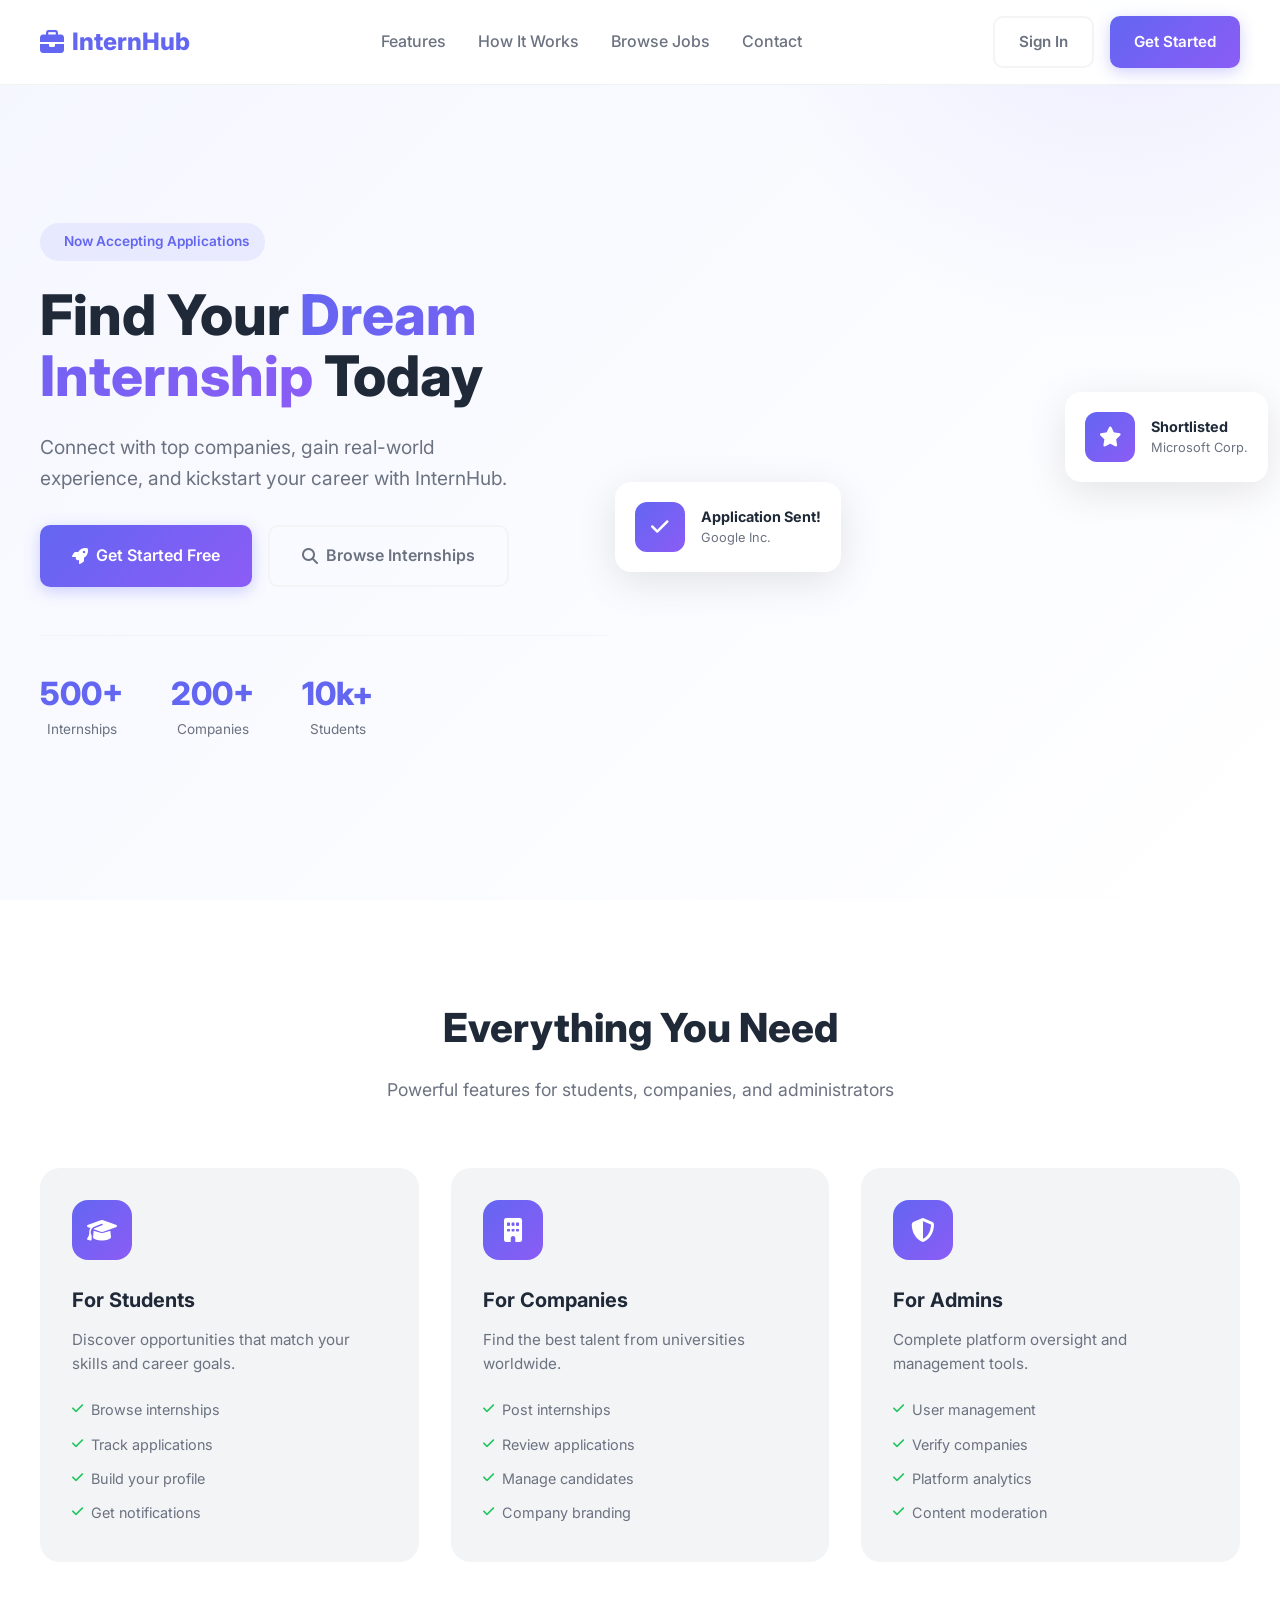
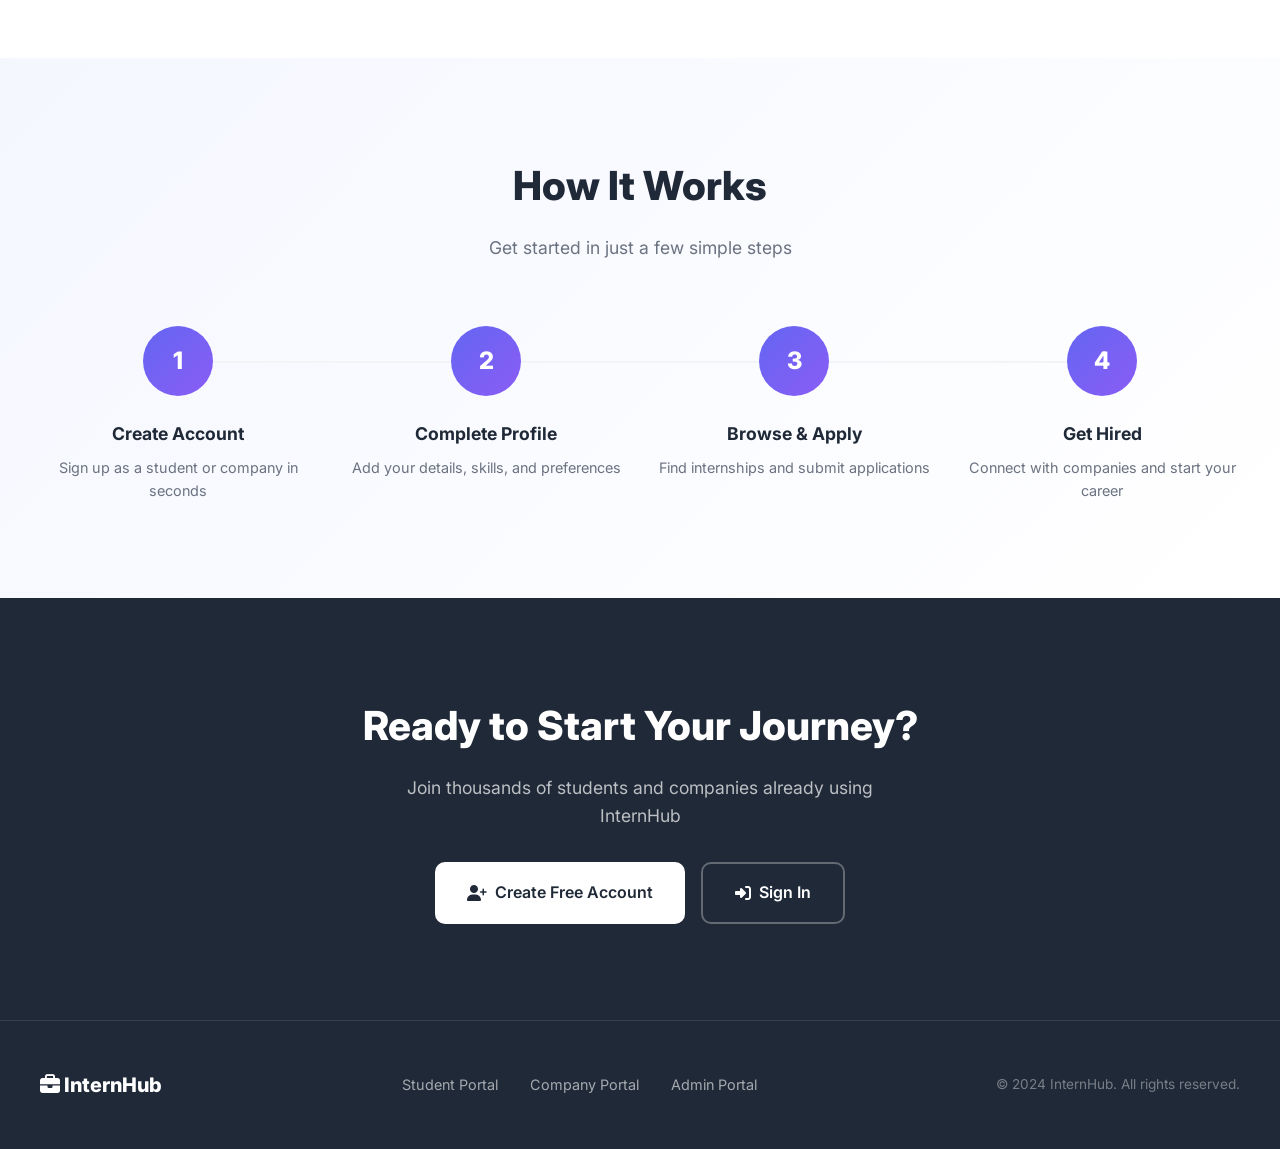
<file: index.html>
<!DOCTYPE html>
<html lang="en">
<head>
    <meta charset="UTF-8">
    <meta name="viewport" content="width=device-width, initial-scale=1.0">
    <title>InternHub - Find Your Dream Internship</title>
    <link rel="preconnect" href="https://fonts.googleapis.com">
    <link rel="preconnect" href="https://fonts.gstatic.com" crossorigin>
    <link href="https://fonts.googleapis.com/css2?family=Inter:wght@400;500;600;700;800&display=swap" rel="stylesheet">
    <link rel="stylesheet" href="https://cdnjs.cloudflare.com/ajax/libs/font-awesome/6.4.0/css/all.min.css">
    <style>
        * { margin: 0; padding: 0; box-sizing: border-box; }

        :root {
            --primary: #6366f1;
            --primary-dark: #4f46e5;
            --secondary: #8b5cf6;
            --success: #22c55e;
            --warning: #f59e0b;
            --danger: #ef4444;
            --dark: #1f2937;
            --gray: #6b7280;
            --light: #f3f4f6;
            --white: #ffffff;
            --gradient: linear-gradient(135deg, #6366f1 0%, #8b5cf6 100%);
        }

        body {
            font-family: 'Inter', sans-serif;
            background: var(--white);
            color: var(--dark);
            line-height: 1.6;
        }

        /* Navigation */
        .navbar {
            position: fixed;
            top: 0;
            left: 0;
            right: 0;
            z-index: 1000;
            background: rgba(255, 255, 255, 0.95);
            backdrop-filter: blur(10px);
            border-bottom: 1px solid rgba(0,0,0,0.05);
            padding: 1rem 2rem;
        }

        .nav-container {
            max-width: 1200px;
            margin: 0 auto;
            display: flex;
            justify-content: space-between;
            align-items: center;
        }

        .logo {
            font-size: 1.5rem;
            font-weight: 800;
            color: var(--primary);
            text-decoration: none;
            display: flex;
            align-items: center;
            gap: 0.5rem;
        }

        .nav-links {
            display: flex;
            gap: 2rem;
            list-style: none;
        }

        .nav-links a {
            text-decoration: none;
            color: var(--gray);
            font-weight: 500;
            transition: color 0.2s;
        }

        .nav-links a:hover {
            color: var(--primary);
        }

        .nav-buttons {
            display: flex;
            gap: 1rem;
        }

        .btn {
            padding: 0.75rem 1.5rem;
            border-radius: 10px;
            font-weight: 600;
            text-decoration: none;
            display: inline-flex;
            align-items: center;
            gap: 0.5rem;
            transition: all 0.2s;
            border: none;
            cursor: pointer;
            font-size: 0.95rem;
        }

        .btn-outline {
            background: transparent;
            color: var(--gray);
            border: 2px solid var(--light);
        }

        .btn-outline:hover {
            border-color: var(--primary);
            color: var(--primary);
        }

        .btn-primary {
            background: var(--gradient);
            color: white;
            box-shadow: 0 4px 15px rgba(99, 102, 241, 0.3);
        }

        .btn-primary:hover {
            transform: translateY(-2px);
            box-shadow: 0 6px 20px rgba(99, 102, 241, 0.4);
        }

        .btn-large {
            padding: 1rem 2rem;
            font-size: 1rem;
        }

        /* Hero Section */
        .hero {
            min-height: 100vh;
            display: flex;
            align-items: center;
            padding: 8rem 2rem 4rem;
            background: linear-gradient(135deg, #f5f7ff 0%, #ffffff 100%);
            position: relative;
            overflow: hidden;
        }

        .hero::before {
            content: '';
            position: absolute;
            top: -50%;
            right: -20%;
            width: 800px;
            height: 800px;
            background: radial-gradient(circle, rgba(99, 102, 241, 0.1) 0%, transparent 70%);
            border-radius: 50%;
        }

        .hero-container {
            max-width: 1200px;
            margin: 0 auto;
            display: grid;
            grid-template-columns: 1fr 1fr;
            gap: 4rem;
            align-items: center;
        }

        .hero-content {
            position: relative;
            z-index: 1;
        }

        .hero-badge {
            display: inline-flex;
            align-items: center;
            gap: 0.5rem;
            padding: 0.5rem 1rem;
            background: rgba(99, 102, 241, 0.1);
            border-radius: 100px;
            font-size: 0.85rem;
            color: var(--primary);
            font-weight: 600;
            margin-bottom: 1.5rem;
        }

        .hero-badge i {
            font-size: 0.75rem;
        }

        .hero h1 {
            font-size: 3.5rem;
            font-weight: 800;
            line-height: 1.1;
            margin-bottom: 1.5rem;
            color: var(--dark);
        }

        .hero h1 span {
            background: var(--gradient);
            -webkit-background-clip: text;
            -webkit-text-fill-color: transparent;
            background-clip: text;
        }

        .hero p {
            font-size: 1.2rem;
            color: var(--gray);
            margin-bottom: 2rem;
            max-width: 500px;
        }

        .hero-buttons {
            display: flex;
            gap: 1rem;
            flex-wrap: wrap;
        }

        .hero-stats {
            display: flex;
            gap: 3rem;
            margin-top: 3rem;
            padding-top: 2rem;
            border-top: 1px solid var(--light);
        }

        .stat {
            text-align: center;
        }

        .stat-value {
            font-size: 2rem;
            font-weight: 800;
            color: var(--primary);
        }

        .stat-label {
            font-size: 0.85rem;
            color: var(--gray);
        }

        .hero-image {
            position: relative;
        }

        .hero-image img {
            width: 100%;
            border-radius: 20px;
            box-shadow: 0 25px 50px rgba(0,0,0,0.1);
        }

        .hero-card {
            position: absolute;
            background: white;
            border-radius: 16px;
            padding: 1.25rem;
            box-shadow: 0 10px 40px rgba(0,0,0,0.1);
            display: flex;
            align-items: center;
            gap: 1rem;
        }

        .hero-card-1 {
            top: 10%;
            left: -10%;
        }

        .hero-card-2 {
            bottom: 15%;
            right: -5%;
        }

        .hero-card-icon {
            width: 50px;
            height: 50px;
            background: var(--gradient);
            border-radius: 12px;
            display: flex;
            align-items: center;
            justify-content: center;
            color: white;
            font-size: 1.25rem;
        }

        .hero-card-text h4 {
            font-size: 0.9rem;
            color: var(--dark);
        }

        .hero-card-text p {
            font-size: 0.8rem;
            color: var(--gray);
            margin: 0;
        }

        /* Features Section */
        .features {
            padding: 6rem 2rem;
            background: var(--white);
        }

        .section-container {
            max-width: 1200px;
            margin: 0 auto;
        }

        .section-header {
            text-align: center;
            margin-bottom: 4rem;
        }

        .section-header h2 {
            font-size: 2.5rem;
            font-weight: 800;
            margin-bottom: 1rem;
            color: var(--dark);
        }

        .section-header p {
            font-size: 1.1rem;
            color: var(--gray);
            max-width: 600px;
            margin: 0 auto;
        }

        .features-grid {
            display: grid;
            grid-template-columns: repeat(3, 1fr);
            gap: 2rem;
        }

        .feature-card {
            background: var(--light);
            border-radius: 20px;
            padding: 2rem;
            transition: all 0.3s;
        }

        .feature-card:hover {
            transform: translateY(-5px);
            box-shadow: 0 20px 40px rgba(0,0,0,0.1);
            background: white;
        }

        .feature-icon {
            width: 60px;
            height: 60px;
            background: var(--gradient);
            border-radius: 16px;
            display: flex;
            align-items: center;
            justify-content: center;
            font-size: 1.5rem;
            color: white;
            margin-bottom: 1.5rem;
        }

        .feature-card h3 {
            font-size: 1.25rem;
            font-weight: 700;
            margin-bottom: 0.75rem;
            color: var(--dark);
        }

        .feature-card p {
            color: var(--gray);
            font-size: 0.95rem;
            margin-bottom: 1rem;
        }

        .feature-list {
            list-style: none;
        }

        .feature-list li {
            display: flex;
            align-items: center;
            gap: 0.5rem;
            font-size: 0.9rem;
            color: var(--gray);
            padding: 0.35rem 0;
        }

        .feature-list li i {
            color: var(--success);
            font-size: 0.8rem;
        }

        /* How It Works */
        .how-it-works {
            padding: 6rem 2rem;
            background: linear-gradient(135deg, #f5f7ff 0%, #ffffff 100%);
        }

        .steps-grid {
            display: grid;
            grid-template-columns: repeat(4, 1fr);
            gap: 2rem;
        }

        .step-card {
            text-align: center;
            position: relative;
        }

        .step-card::after {
            content: '';
            position: absolute;
            top: 35px;
            right: -50%;
            width: 100%;
            height: 2px;
            background: var(--light);
        }

        .step-card:last-child::after {
            display: none;
        }

        .step-number {
            width: 70px;
            height: 70px;
            background: var(--gradient);
            border-radius: 50%;
            display: flex;
            align-items: center;
            justify-content: center;
            font-size: 1.5rem;
            font-weight: 800;
            color: white;
            margin: 0 auto 1.5rem;
            position: relative;
            z-index: 1;
        }

        .step-card h3 {
            font-size: 1.1rem;
            font-weight: 700;
            margin-bottom: 0.5rem;
            color: var(--dark);
        }

        .step-card p {
            font-size: 0.9rem;
            color: var(--gray);
        }

        /* CTA Section */
        .cta {
            padding: 6rem 2rem;
            background: var(--dark);
            text-align: center;
        }

        .cta h2 {
            font-size: 2.5rem;
            font-weight: 800;
            color: white;
            margin-bottom: 1rem;
        }

        .cta p {
            font-size: 1.1rem;
            color: rgba(255,255,255,0.7);
            margin-bottom: 2rem;
            max-width: 500px;
            margin-left: auto;
            margin-right: auto;
        }

        .cta-buttons {
            display: flex;
            gap: 1rem;
            justify-content: center;
        }

        .btn-white {
            background: white;
            color: var(--dark);
        }

        .btn-white:hover {
            background: var(--light);
        }

        /* Footer */
        .footer {
            padding: 3rem 2rem;
            background: var(--dark);
            border-top: 1px solid rgba(255,255,255,0.1);
        }

        .footer-container {
            max-width: 1200px;
            margin: 0 auto;
            display: flex;
            justify-content: space-between;
            align-items: center;
        }

        .footer-logo {
            font-size: 1.25rem;
            font-weight: 800;
            color: white;
        }

        .footer-links {
            display: flex;
            gap: 2rem;
        }

        .footer-links a {
            color: rgba(255,255,255,0.6);
            text-decoration: none;
            font-size: 0.9rem;
            transition: color 0.2s;
        }

        .footer-links a:hover {
            color: white;
        }

        .footer-copyright {
            color: rgba(255,255,255,0.4);
            font-size: 0.85rem;
        }

        /* Mobile */
        @media (max-width: 1024px) {
            .hero-container {
                grid-template-columns: 1fr;
                text-align: center;
            }

            .hero-content {
                order: 1;
            }

            .hero p {
                margin-left: auto;
                margin-right: auto;
            }

            .hero-buttons {
                justify-content: center;
            }

            .hero-stats {
                justify-content: center;
            }

            .hero-image {
                display: none;
            }

            .features-grid {
                grid-template-columns: 1fr;
            }

            .steps-grid {
                grid-template-columns: repeat(2, 1fr);
            }

            .step-card::after {
                display: none;
            }
        }

        @media (max-width: 768px) {
            .nav-links {
                display: none;
            }

            .hero h1 {
                font-size: 2.5rem;
            }

            .section-header h2 {
                font-size: 2rem;
            }

            .steps-grid {
                grid-template-columns: 1fr;
            }

            .footer-container {
                flex-direction: column;
                gap: 1.5rem;
                text-align: center;
            }

            .footer-links {
                flex-wrap: wrap;
                justify-content: center;
            }
        }
    </style>
</head>
<body>
    <!-- Navigation -->
    <nav class="navbar">
        <div class="nav-container">
            <a href="index.html" class="logo">
                <i class="fas fa-briefcase"></i> InternHub
            </a>
            <ul class="nav-links">
                <li><a href="#features">Features</a></li>
                <li><a href="#how-it-works">How It Works</a></li>
                <li><a href="browse.html">Browse Jobs</a></li>
                <li><a href="#contact">Contact</a></li>
            </ul>
            <div class="nav-buttons">
                <a href="login.html" class="btn btn-outline">Sign In</a>
                <a href="register.html" class="btn btn-primary">Get Started</a>
            </div>
        </div>
    </nav>

    <!-- Hero Section -->
    <section class="hero">
        <div class="hero-container">
            <div class="hero-content">
                <div class="hero-badge">
                    <i class="fas fa-sparkles"></i> Now Accepting Applications
                </div>
                <h1>Find Your <span>Dream Internship</span> Today</h1>
                <p>Connect with top companies, gain real-world experience, and kickstart your career with InternHub.</p>
                <div class="hero-buttons">
                    <a href="register.html" class="btn btn-primary btn-large">
                        <i class="fas fa-rocket"></i> Get Started Free
                    </a>
                    <a href="browse.html" class="btn btn-outline btn-large">
                        <i class="fas fa-search"></i> Browse Internships
                    </a>
                </div>
                <div class="hero-stats">
                    <div class="stat">
                        <div class="stat-value">500+</div>
                        <div class="stat-label">Internships</div>
                    </div>
                    <div class="stat">
                        <div class="stat-value">200+</div>
                        <div class="stat-label">Companies</div>
                    </div>
                    <div class="stat">
                        <div class="stat-value">10k+</div>
                        <div class="stat-label">Students</div>
                    </div>
                </div>
            </div>
            <div class="hero-image">
                <div class="hero-card hero-card-1">
                    <div class="hero-card-icon">
                        <i class="fas fa-check"></i>
                    </div>
                    <div class="hero-card-text">
                        <h4>Application Sent!</h4>
                        <p>Google Inc.</p>
                    </div>
                </div>
                <div class="hero-card hero-card-2">
                    <div class="hero-card-icon">
                        <i class="fas fa-star"></i>
                    </div>
                    <div class="hero-card-text">
                        <h4>Shortlisted</h4>
                        <p>Microsoft Corp.</p>
                    </div>
                </div>
            </div>
        </div>
    </section>

    <!-- Features Section -->
    <section class="features" id="features">
        <div class="section-container">
            <div class="section-header">
                <h2>Everything You Need</h2>
                <p>Powerful features for students, companies, and administrators</p>
            </div>
            <div class="features-grid">
                <div class="feature-card">
                    <div class="feature-icon">
                        <i class="fas fa-graduation-cap"></i>
                    </div>
                    <h3>For Students</h3>
                    <p>Discover opportunities that match your skills and career goals.</p>
                    <ul class="feature-list">
                        <li><i class="fas fa-check"></i> Browse internships</li>
                        <li><i class="fas fa-check"></i> Track applications</li>
                        <li><i class="fas fa-check"></i> Build your profile</li>
                        <li><i class="fas fa-check"></i> Get notifications</li>
                    </ul>
                </div>
                <div class="feature-card">
                    <div class="feature-icon">
                        <i class="fas fa-building"></i>
                    </div>
                    <h3>For Companies</h3>
                    <p>Find the best talent from universities worldwide.</p>
                    <ul class="feature-list">
                        <li><i class="fas fa-check"></i> Post internships</li>
                        <li><i class="fas fa-check"></i> Review applications</li>
                        <li><i class="fas fa-check"></i> Manage candidates</li>
                        <li><i class="fas fa-check"></i> Company branding</li>
                    </ul>
                </div>
                <div class="feature-card">
                    <div class="feature-icon">
                        <i class="fas fa-shield-alt"></i>
                    </div>
                    <h3>For Admins</h3>
                    <p>Complete platform oversight and management tools.</p>
                    <ul class="feature-list">
                        <li><i class="fas fa-check"></i> User management</li>
                        <li><i class="fas fa-check"></i> Verify companies</li>
                        <li><i class="fas fa-check"></i> Platform analytics</li>
                        <li><i class="fas fa-check"></i> Content moderation</li>
                    </ul>
                </div>
            </div>
        </div>
    </section>

    <!-- How It Works -->
    <section class="how-it-works" id="how-it-works">
        <div class="section-container">
            <div class="section-header">
                <h2>How It Works</h2>
                <p>Get started in just a few simple steps</p>
            </div>
            <div class="steps-grid">
                <div class="step-card">
                    <div class="step-number">1</div>
                    <h3>Create Account</h3>
                    <p>Sign up as a student or company in seconds</p>
                </div>
                <div class="step-card">
                    <div class="step-number">2</div>
                    <h3>Complete Profile</h3>
                    <p>Add your details, skills, and preferences</p>
                </div>
                <div class="step-card">
                    <div class="step-number">3</div>
                    <h3>Browse & Apply</h3>
                    <p>Find internships and submit applications</p>
                </div>
                <div class="step-card">
                    <div class="step-number">4</div>
                    <h3>Get Hired</h3>
                    <p>Connect with companies and start your career</p>
                </div>
            </div>
        </div>
    </section>

    <!-- CTA Section -->
    <section class="cta" id="contact">
        <h2>Ready to Start Your Journey?</h2>
        <p>Join thousands of students and companies already using InternHub</p>
        <div class="cta-buttons">
            <a href="register.html" class="btn btn-white btn-large">
                <i class="fas fa-user-plus"></i> Create Free Account
            </a>
            <a href="login.html" class="btn btn-outline btn-large" style="border-color: rgba(255,255,255,0.3); color: white;">
                <i class="fas fa-sign-in-alt"></i> Sign In
            </a>
        </div>
    </section>

    <!-- Footer -->
    <footer class="footer">
        <div class="footer-container">
            <div class="footer-logo">
                <i class="fas fa-briefcase"></i> InternHub
            </div>
            <div class="footer-links">
                <a href="student-dashboard.html">Student Portal</a>
                <a href="company-dashboard.html">Company Portal</a>
                <a href="admin-dashboard.html">Admin Portal</a>
            </div>
            <div class="footer-copyright">
                &copy; 2024 InternHub. All rights reserved.
            </div>
        </div>
    </footer>
</body>
</html>
</file>
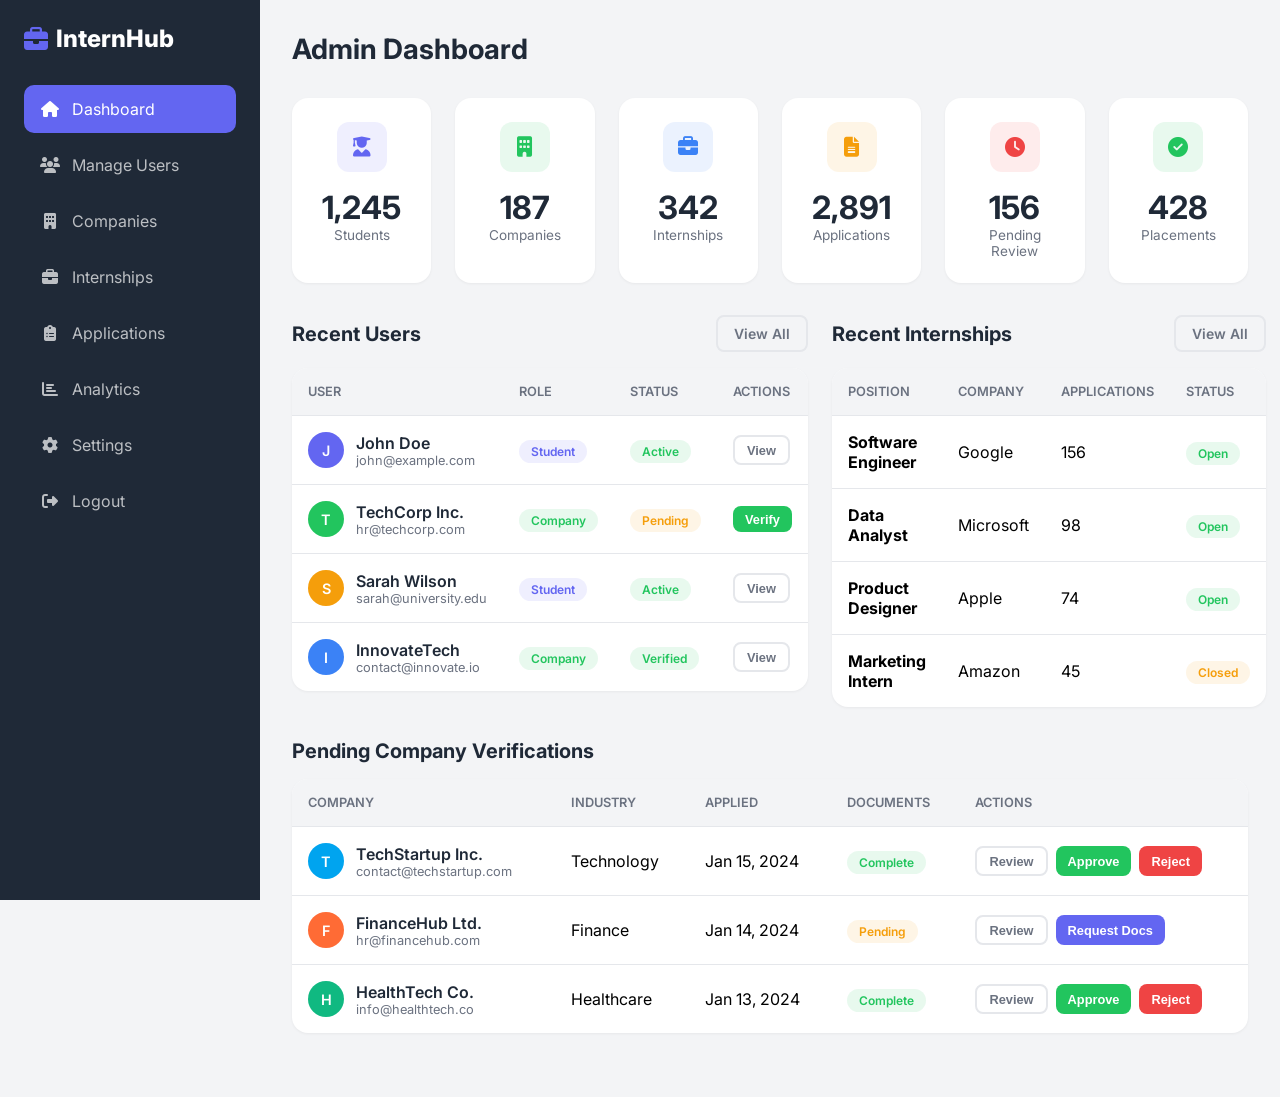
<file: admin-dashboard.html>
<!DOCTYPE html>
<html lang="en">
<head>
    <meta charset="UTF-8">
    <meta name="viewport" content="width=device-width, initial-scale=1.0">
    <title>Admin Dashboard - InternHub</title>
    <link rel="preconnect" href="https://fonts.googleapis.com">
    <link rel="preconnect" href="https://fonts.gstatic.com" crossorigin>
    <link href="https://fonts.googleapis.com/css2?family=Inter:wght@400;500;600;700;800&display=swap" rel="stylesheet">
    <link rel="stylesheet" href="https://cdnjs.cloudflare.com/ajax/libs/font-awesome/6.4.0/css/all.min.css">
    <style>
        * { margin: 0; padding: 0; box-sizing: border-box; }

        :root {
            --primary: #6366f1;
            --primary-dark: #4f46e5;
            --success: #22c55e;
            --danger: #ef4444;
            --warning: #f59e0b;
            --info: #3b82f6;
            --gray: #6b7280;
            --dark: #1f2937;
            --light: #f3f4f6;
            --white: #ffffff;
            --border: #e5e7eb;
        }

        body {
            font-family: 'Inter', sans-serif;
            background: var(--light);
            min-height: 100vh;
        }

        /* Sidebar */
        .sidebar {
            position: fixed;
            left: 0;
            top: 0;
            width: 260px;
            height: 100vh;
            background: var(--dark);
            padding: 1.5rem;
            overflow-y: auto;
            z-index: 100;
        }

        .sidebar-logo {
            font-size: 1.5rem;
            font-weight: 800;
            color: var(--white);
            text-decoration: none;
            display: flex;
            align-items: center;
            gap: 0.5rem;
            margin-bottom: 2rem;
        }

        .sidebar-logo i { color: var(--primary); }

        .sidebar-nav { list-style: none; }
        .sidebar-nav li { margin-bottom: 0.5rem; }
        .sidebar-nav a {
            display: flex;
            align-items: center;
            gap: 0.75rem;
            padding: 0.875rem 1rem;
            color: rgba(255,255,255,0.7);
            text-decoration: none;
            border-radius: 10px;
            transition: all 0.2s;
        }
        .sidebar-nav a:hover, .sidebar-nav a.active {
            background: var(--primary);
            color: var(--white);
        }
        .sidebar-nav a i { width: 20px; text-align: center; }

        /* Main Content */
        .main-content {
            margin-left: 260px;
            padding: 2rem;
        }

        .page-header {
            display: flex;
            justify-content: space-between;
            align-items: center;
            margin-bottom: 2rem;
        }

        .page-title {
            font-size: 1.75rem;
            font-weight: 700;
            color: var(--dark);
        }

        /* Stats */
        .stats-grid {
            display: grid;
            grid-template-columns: repeat(6, 1fr);
            gap: 1.5rem;
            margin-bottom: 2rem;
        }

        .stat-card {
            background: var(--white);
            padding: 1.5rem;
            border-radius: 16px;
            box-shadow: 0 1px 3px rgba(0,0,0,0.05);
            text-align: center;
        }

        .stat-card .icon {
            width: 50px;
            height: 50px;
            border-radius: 12px;
            display: flex;
            align-items: center;
            justify-content: center;
            font-size: 1.25rem;
            margin: 0 auto 1rem;
        }

        .stat-card .icon.primary { background: rgba(99,102,241,0.1); color: var(--primary); }
        .stat-card .icon.success { background: rgba(34,197,94,0.1); color: var(--success); }
        .stat-card .icon.warning { background: rgba(245,158,11,0.1); color: var(--warning); }
        .stat-card .icon.info { background: rgba(59,130,246,0.1); color: var(--info); }
        .stat-card .icon.danger { background: rgba(239,68,68,0.1); color: var(--danger); }

        .stat-card .value {
            font-size: 2rem;
            font-weight: 700;
            color: var(--dark);
        }

        .stat-card .label {
            color: var(--gray);
            font-size: 0.85rem;
        }

        /* Grid */
        .grid-2 {
            display: grid;
            grid-template-columns: repeat(2, 1fr);
            gap: 1.5rem;
        }

        /* Section */
        .section {
            margin-bottom: 2rem;
        }

        .section-header {
            display: flex;
            justify-content: space-between;
            align-items: center;
            margin-bottom: 1rem;
        }

        .section-title {
            font-size: 1.25rem;
            font-weight: 700;
            color: var(--dark);
        }

        .btn {
            padding: 0.5rem 1rem;
            border-radius: 8px;
            font-weight: 600;
            font-size: 0.875rem;
            text-decoration: none;
            display: inline-flex;
            align-items: center;
            gap: 0.5rem;
            border: none;
            cursor: pointer;
            transition: all 0.2s;
        }

        .btn-primary { background: var(--primary); color: white; }
        .btn-outline { background: transparent; border: 2px solid var(--border); color: var(--gray); }
        .btn-outline:hover { border-color: var(--primary); color: var(--primary); }
        .btn-sm { padding: 0.35rem 0.75rem; font-size: 0.8rem; }
        .btn-success { background: var(--success); color: white; }
        .btn-danger { background: var(--danger); color: white; }

        /* Table */
        .table-container {
            background: var(--white);
            border-radius: 16px;
            overflow: hidden;
            box-shadow: 0 1px 3px rgba(0,0,0,0.05);
        }

        .table {
            width: 100%;
            border-collapse: collapse;
        }

        .table th, .table td {
            padding: 1rem;
            text-align: left;
            border-bottom: 1px solid var(--border);
        }

        .table th {
            background: var(--light);
            font-weight: 600;
            color: var(--gray);
            font-size: 0.8rem;
            text-transform: uppercase;
        }

        .table tr:last-child td {
            border-bottom: none;
        }

        .user-info {
            display: flex;
            align-items: center;
            gap: 0.75rem;
        }

        .user-avatar {
            width: 36px;
            height: 36px;
            background: var(--primary);
            border-radius: 50%;
            display: flex;
            align-items: center;
            justify-content: center;
            color: white;
            font-weight: 600;
            font-size: 0.9rem;
        }

        .user-name {
            font-weight: 600;
            color: var(--dark);
        }

        .user-email {
            font-size: 0.8rem;
            color: var(--gray);
        }

        .badge {
            padding: 0.25rem 0.75rem;
            border-radius: 100px;
            font-size: 0.75rem;
            font-weight: 600;
        }

        .badge-student { background: rgba(99,102,241,0.1); color: var(--primary); }
        .badge-company { background: rgba(34,197,94,0.1); color: var(--success); }
        .badge-admin { background: rgba(239,68,68,0.1); color: var(--danger); }

        .status-badge {
            padding: 0.25rem 0.75rem;
            border-radius: 100px;
            font-size: 0.75rem;
            font-weight: 600;
        }

        .status-active { background: rgba(34,197,94,0.1); color: var(--success); }
        .status-pending { background: rgba(245,158,11,0.1); color: var(--warning); }
        .status-inactive { background: rgba(239,68,68,0.1); color: var(--danger); }
        .status-verified { background: rgba(34,197,94,0.1); color: var(--success); }
        .status-unverified { background: rgba(245,158,11,0.1); color: var(--warning); }

        /* Action Buttons */
        .action-buttons {
            display: flex;
            gap: 0.5rem;
        }

        /* Mobile */
        @media (max-width: 1200px) {
            .stats-grid { grid-template-columns: repeat(3, 1fr); }
            .grid-2 { grid-template-columns: 1fr; }
        }

        @media (max-width: 768px) {
            .sidebar { transform: translateX(-100%); }
            .main-content { margin-left: 0; }
            .stats-grid { grid-template-columns: repeat(2, 1fr); }
        }
    </style>
</head>
<body>
    <!-- Sidebar -->
    <aside class="sidebar">
        <a href="index.html" class="sidebar-logo">
            <i class="fas fa-briefcase"></i> InternHub
        </a>

        <ul class="sidebar-nav">
            <li><a href="admin-dashboard.html" class="active"><i class="fas fa-home"></i> Dashboard</a></li>
            <li><a href="#"><i class="fas fa-users"></i> Manage Users</a></li>
            <li><a href="#"><i class="fas fa-building"></i> Companies</a></li>
            <li><a href="#"><i class="fas fa-briefcase"></i> Internships</a></li>
            <li><a href="#"><i class="fas fa-clipboard-list"></i> Applications</a></li>
            <li><a href="#"><i class="fas fa-chart-bar"></i> Analytics</a></li>
            <li><a href="#"><i class="fas fa-cog"></i> Settings</a></li>
            <li><a href="login.html"><i class="fas fa-sign-out-alt"></i> Logout</a></li>
        </ul>
    </aside>

    <!-- Main Content -->
    <main class="main-content">
        <div class="page-header">
            <h1 class="page-title">Admin Dashboard</h1>
        </div>

        <!-- Stats -->
        <div class="stats-grid">
            <div class="stat-card">
                <div class="icon primary"><i class="fas fa-user-graduate"></i></div>
                <div class="value">1,245</div>
                <div class="label">Students</div>
            </div>
            <div class="stat-card">
                <div class="icon success"><i class="fas fa-building"></i></div>
                <div class="value">187</div>
                <div class="label">Companies</div>
            </div>
            <div class="stat-card">
                <div class="icon info"><i class="fas fa-briefcase"></i></div>
                <div class="value">342</div>
                <div class="label">Internships</div>
            </div>
            <div class="stat-card">
                <div class="icon warning"><i class="fas fa-file-alt"></i></div>
                <div class="value">2,891</div>
                <div class="label">Applications</div>
            </div>
            <div class="stat-card">
                <div class="icon danger"><i class="fas fa-clock"></i></div>
                <div class="value">156</div>
                <div class="label">Pending Review</div>
            </div>
            <div class="stat-card">
                <div class="icon success"><i class="fas fa-check-circle"></i></div>
                <div class="value">428</div>
                <div class="label">Placements</div>
            </div>
        </div>

        <div class="grid-2">
            <!-- Recent Users -->
            <div class="section">
                <div class="section-header">
                    <h2 class="section-title">Recent Users</h2>
                    <a href="#" class="btn btn-outline">View All</a>
                </div>
                <div class="table-container">
                    <table class="table">
                        <thead>
                            <tr>
                                <th>User</th>
                                <th>Role</th>
                                <th>Status</th>
                                <th>Actions</th>
                            </tr>
                        </thead>
                        <tbody>
                            <tr>
                                <td>
                                    <div class="user-info">
                                        <div class="user-avatar">J</div>
                                        <div>
                                            <div class="user-name">John Doe</div>
                                            <div class="user-email">john@example.com</div>
                                        </div>
                                    </div>
                                </td>
                                <td><span class="badge badge-student">Student</span></td>
                                <td><span class="status-badge status-active">Active</span></td>
                                <td>
                                    <div class="action-buttons">
                                        <button class="btn btn-sm btn-outline">View</button>
                                    </div>
                                </td>
                            </tr>
                            <tr>
                                <td>
                                    <div class="user-info">
                                        <div class="user-avatar" style="background: var(--success);">T</div>
                                        <div>
                                            <div class="user-name">TechCorp Inc.</div>
                                            <div class="user-email">hr@techcorp.com</div>
                                        </div>
                                    </div>
                                </td>
                                <td><span class="badge badge-company">Company</span></td>
                                <td><span class="status-badge status-pending">Pending</span></td>
                                <td>
                                    <div class="action-buttons">
                                        <button class="btn btn-sm btn-success">Verify</button>
                                    </div>
                                </td>
                            </tr>
                            <tr>
                                <td>
                                    <div class="user-info">
                                        <div class="user-avatar" style="background: var(--warning);">S</div>
                                        <div>
                                            <div class="user-name">Sarah Wilson</div>
                                            <div class="user-email">sarah@university.edu</div>
                                        </div>
                                    </div>
                                </td>
                                <td><span class="badge badge-student">Student</span></td>
                                <td><span class="status-badge status-active">Active</span></td>
                                <td>
                                    <div class="action-buttons">
                                        <button class="btn btn-sm btn-outline">View</button>
                                    </div>
                                </td>
                            </tr>
                            <tr>
                                <td>
                                    <div class="user-info">
                                        <div class="user-avatar" style="background: var(--info);">I</div>
                                        <div>
                                            <div class="user-name">InnovateTech</div>
                                            <div class="user-email">contact@innovate.io</div>
                                        </div>
                                    </div>
                                </td>
                                <td><span class="badge badge-company">Company</span></td>
                                <td><span class="status-badge status-verified">Verified</span></td>
                                <td>
                                    <div class="action-buttons">
                                        <button class="btn btn-sm btn-outline">View</button>
                                    </div>
                                </td>
                            </tr>
                        </tbody>
                    </table>
                </div>
            </div>

            <!-- Recent Internships -->
            <div class="section">
                <div class="section-header">
                    <h2 class="section-title">Recent Internships</h2>
                    <a href="#" class="btn btn-outline">View All</a>
                </div>
                <div class="table-container">
                    <table class="table">
                        <thead>
                            <tr>
                                <th>Position</th>
                                <th>Company</th>
                                <th>Applications</th>
                                <th>Status</th>
                            </tr>
                        </thead>
                        <tbody>
                            <tr>
                                <td><strong>Software Engineer</strong></td>
                                <td>Google</td>
                                <td>156</td>
                                <td><span class="status-badge status-active">Open</span></td>
                            </tr>
                            <tr>
                                <td><strong>Data Analyst</strong></td>
                                <td>Microsoft</td>
                                <td>98</td>
                                <td><span class="status-badge status-active">Open</span></td>
                            </tr>
                            <tr>
                                <td><strong>Product Designer</strong></td>
                                <td>Apple</td>
                                <td>74</td>
                                <td><span class="status-badge status-active">Open</span></td>
                            </tr>
                            <tr>
                                <td><strong>Marketing Intern</strong></td>
                                <td>Amazon</td>
                                <td>45</td>
                                <td><span class="status-badge status-pending">Closed</span></td>
                            </tr>
                        </tbody>
                    </table>
                </div>
            </div>
        </div>

        <!-- Pending Verifications -->
        <div class="section">
            <div class="section-header">
                <h2 class="section-title">Pending Company Verifications</h2>
            </div>
            <div class="table-container">
                <table class="table">
                    <thead>
                        <tr>
                            <th>Company</th>
                            <th>Industry</th>
                            <th>Applied</th>
                            <th>Documents</th>
                            <th>Actions</th>
                        </tr>
                    </thead>
                    <tbody>
                        <tr>
                            <td>
                                <div class="user-info">
                                    <div class="user-avatar" style="background: #00a4ef;">T</div>
                                    <div>
                                        <div class="user-name">TechStartup Inc.</div>
                                        <div class="user-email">contact@techstartup.com</div>
                                    </div>
                                </div>
                            </td>
                            <td>Technology</td>
                            <td>Jan 15, 2024</td>
                            <td><span class="status-badge status-verified">Complete</span></td>
                            <td>
                                <div class="action-buttons">
                                    <button class="btn btn-sm btn-outline">Review</button>
                                    <button class="btn btn-sm btn-success">Approve</button>
                                    <button class="btn btn-sm btn-danger">Reject</button>
                                </div>
                            </td>
                        </tr>
                        <tr>
                            <td>
                                <div class="user-info">
                                    <div class="user-avatar" style="background: #ff6b35;">F</div>
                                    <div>
                                        <div class="user-name">FinanceHub Ltd.</div>
                                        <div class="user-email">hr@financehub.com</div>
                                    </div>
                                </div>
                            </td>
                            <td>Finance</td>
                            <td>Jan 14, 2024</td>
                            <td><span class="status-badge status-pending">Pending</span></td>
                            <td>
                                <div class="action-buttons">
                                    <button class="btn btn-sm btn-outline">Review</button>
                                    <button class="btn btn-sm btn-primary">Request Docs</button>
                                </div>
                            </td>
                        </tr>
                        <tr>
                            <td>
                                <div class="user-info">
                                    <div class="user-avatar" style="background: #10b981;">H</div>
                                    <div>
                                        <div class="user-name">HealthTech Co.</div>
                                        <div class="user-email">info@healthtech.co</div>
                                    </div>
                                </div>
                            </td>
                            <td>Healthcare</td>
                            <td>Jan 13, 2024</td>
                            <td><span class="status-badge status-verified">Complete</span></td>
                            <td>
                                <div class="action-buttons">
                                    <button class="btn btn-sm btn-outline">Review</button>
                                    <button class="btn btn-sm btn-success">Approve</button>
                                    <button class="btn btn-sm btn-danger">Reject</button>
                                </div>
                            </td>
                        </tr>
                    </tbody>
                </table>
            </div>
        </div>
    </main>
</body>
</html>
</file>
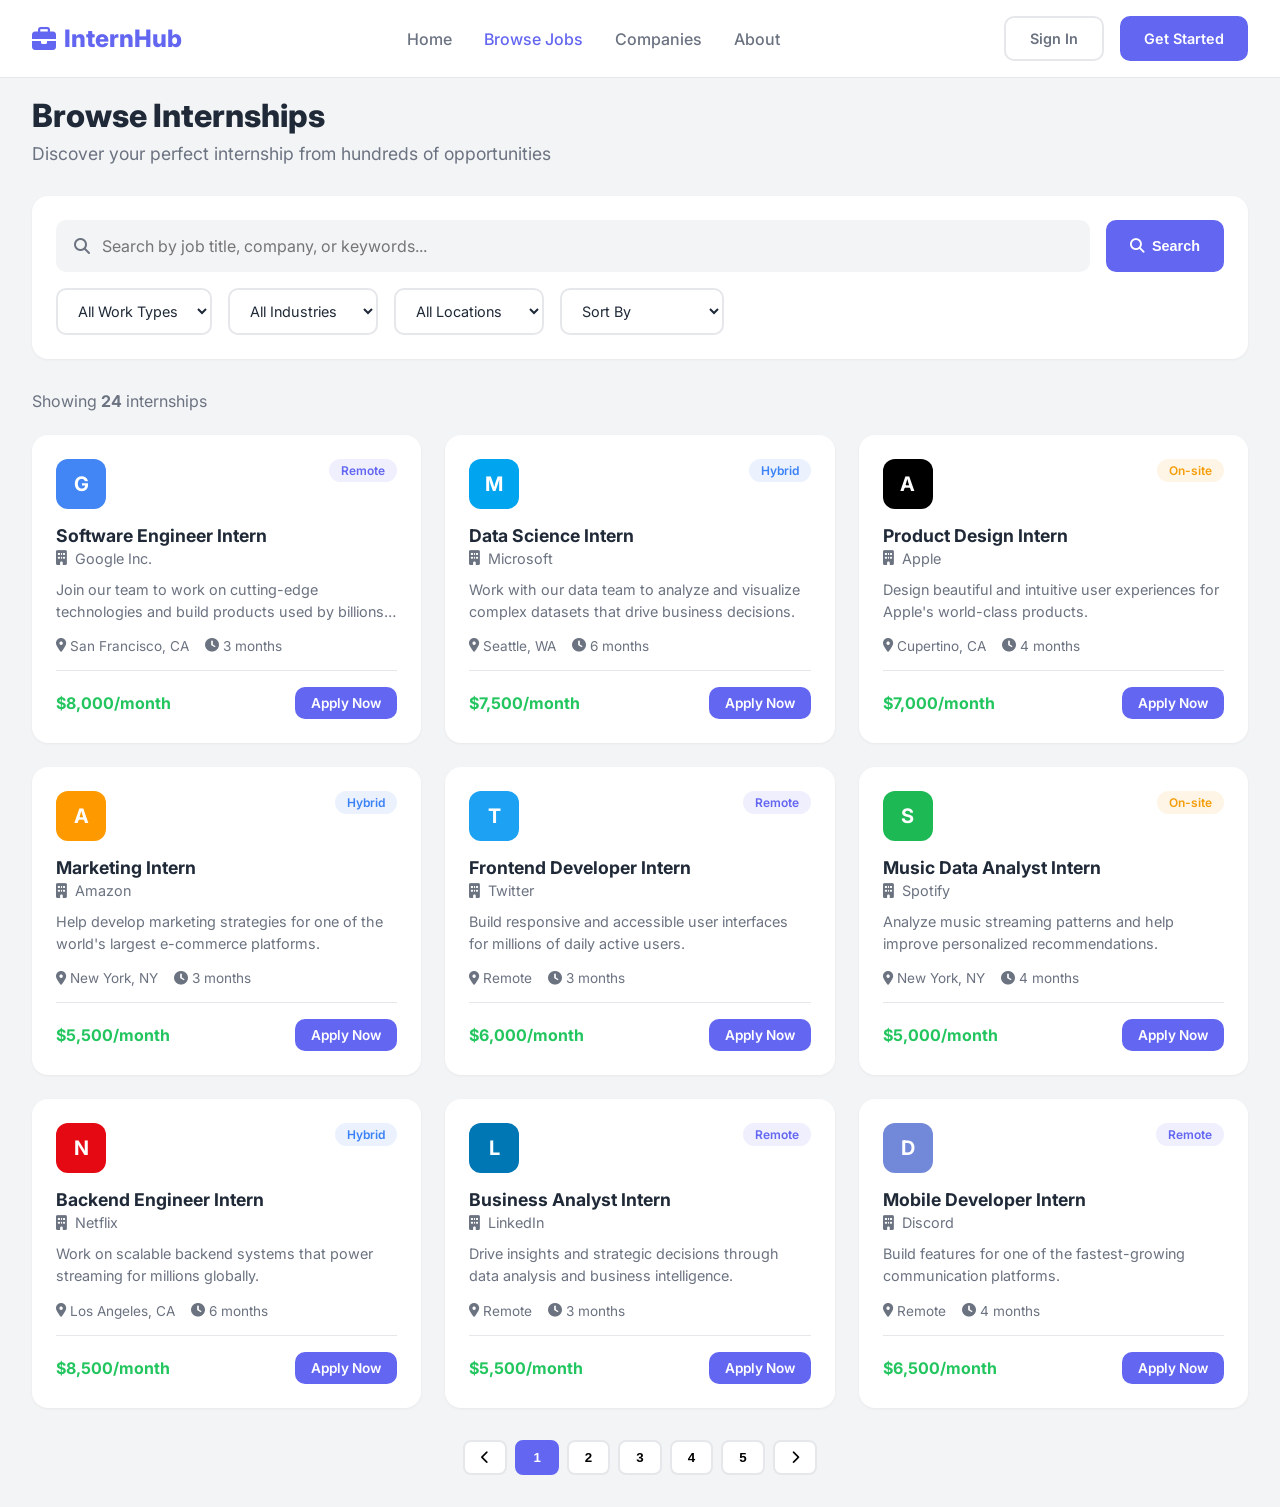
<file: browse.html>
<!DOCTYPE html>
<html lang="en">
<head>
    <meta charset="UTF-8">
    <meta name="viewport" content="width=device-width, initial-scale=1.0">
    <title>Browse Internships - InternHub</title>
    <link rel="preconnect" href="https://fonts.googleapis.com">
    <link rel="preconnect" href="https://fonts.gstatic.com" crossorigin>
    <link href="https://fonts.googleapis.com/css2?family=Inter:wght@400;500;600;700;800&display=swap" rel="stylesheet">
    <link rel="stylesheet" href="https://cdnjs.cloudflare.com/ajax/libs/font-awesome/6.4.0/css/all.min.css">
    <style>
        * { margin: 0; padding: 0; box-sizing: border-box; }

        :root {
            --primary: #6366f1;
            --primary-dark: #4f46e5;
            --success: #22c55e;
            --danger: #ef4444;
            --warning: #f59e0b;
            --info: #3b82f6;
            --gray: #6b7280;
            --dark: #1f2937;
            --light: #f3f4f6;
            --white: #ffffff;
            --border: #e5e7eb;
        }

        body {
            font-family: 'Inter', sans-serif;
            background: var(--light);
            min-height: 100vh;
        }

        /* Navbar */
        .navbar {
            position: fixed;
            top: 0;
            left: 0;
            right: 0;
            z-index: 1000;
            background: var(--white);
            border-bottom: 1px solid var(--border);
            padding: 1rem 2rem;
        }

        .nav-container {
            max-width: 1400px;
            margin: 0 auto;
            display: flex;
            justify-content: space-between;
            align-items: center;
        }

        .logo {
            font-size: 1.5rem;
            font-weight: 800;
            color: var(--primary);
            text-decoration: none;
            display: flex;
            align-items: center;
            gap: 0.5rem;
        }

        .nav-links {
            display: flex;
            gap: 2rem;
            list-style: none;
        }

        .nav-links a {
            text-decoration: none;
            color: var(--gray);
            font-weight: 500;
            transition: color 0.2s;
        }

        .nav-links a:hover, .nav-links a.active {
            color: var(--primary);
        }

        .nav-buttons {
            display: flex;
            gap: 1rem;
        }

        .btn {
            padding: 0.75rem 1.5rem;
            border-radius: 10px;
            font-weight: 600;
            text-decoration: none;
            display: inline-flex;
            align-items: center;
            gap: 0.5rem;
            transition: all 0.2s;
            border: none;
            cursor: pointer;
            font-size: 0.9rem;
        }

        .btn-outline {
            background: transparent;
            color: var(--gray);
            border: 2px solid var(--border);
        }

        .btn-outline:hover {
            border-color: var(--primary);
            color: var(--primary);
        }

        .btn-primary {
            background: var(--primary);
            color: white;
        }

        .btn-primary:hover {
            background: var(--primary-dark);
        }

        /* Main Content */
        .main-content {
            padding: 6rem 2rem 2rem;
            max-width: 1400px;
            margin: 0 auto;
        }

        .page-header {
            margin-bottom: 2rem;
        }

        .page-title {
            font-size: 2rem;
            font-weight: 800;
            color: var(--dark);
            margin-bottom: 0.5rem;
        }

        .page-subtitle {
            color: var(--gray);
            font-size: 1.1rem;
        }

        /* Search & Filters */
        .search-section {
            background: var(--white);
            border-radius: 16px;
            padding: 1.5rem;
            margin-bottom: 2rem;
            box-shadow: 0 1px 3px rgba(0,0,0,0.05);
        }

        .search-bar {
            display: flex;
            gap: 1rem;
            margin-bottom: 1rem;
        }

        .search-input {
            flex: 1;
            display: flex;
            align-items: center;
            gap: 0.75rem;
            padding: 0.875rem 1rem;
            background: var(--light);
            border-radius: 10px;
            border: 2px solid transparent;
            transition: all 0.2s;
        }

        .search-input:focus-within {
            border-color: var(--primary);
            background: var(--white);
        }

        .search-input i {
            color: var(--gray);
        }

        .search-input input {
            flex: 1;
            border: none;
            background: none;
            font-size: 1rem;
            font-family: inherit;
            outline: none;
        }

        .filters {
            display: flex;
            gap: 1rem;
            flex-wrap: wrap;
        }

        .filter-select {
            padding: 0.75rem 1rem;
            border: 2px solid var(--border);
            border-radius: 10px;
            font-size: 0.9rem;
            font-family: inherit;
            color: var(--dark);
            background: var(--white);
            cursor: pointer;
            min-width: 150px;
        }

        .filter-select:focus {
            outline: none;
            border-color: var(--primary);
        }

        .results-info {
            color: var(--gray);
            margin-bottom: 1.5rem;
        }

        /* Internship Cards Grid */
        .cards-grid {
            display: grid;
            grid-template-columns: repeat(3, 1fr);
            gap: 1.5rem;
        }

        .internship-card {
            background: var(--white);
            border-radius: 16px;
            padding: 1.5rem;
            box-shadow: 0 1px 3px rgba(0,0,0,0.05);
            transition: all 0.2s;
            display: flex;
            flex-direction: column;
        }

        .internship-card:hover {
            transform: translateY(-4px);
            box-shadow: 0 10px 25px rgba(0,0,0,0.1);
        }

        .card-header {
            display: flex;
            justify-content: space-between;
            align-items: start;
            margin-bottom: 1rem;
        }

        .company-logo {
            width: 50px;
            height: 50px;
            border-radius: 12px;
            display: flex;
            align-items: center;
            justify-content: center;
            color: white;
            font-weight: 700;
            font-size: 1.25rem;
        }

        .badge {
            padding: 0.25rem 0.75rem;
            border-radius: 100px;
            font-size: 0.75rem;
            font-weight: 600;
        }

        .badge-remote { background: rgba(99,102,241,0.1); color: var(--primary); }
        .badge-onsite { background: rgba(245,158,11,0.1); color: var(--warning); }
        .badge-hybrid { background: rgba(59,130,246,0.1); color: var(--info); }

        .card-title {
            font-size: 1.1rem;
            font-weight: 700;
            color: var(--dark);
            margin-bottom: 0.25rem;
        }

        .card-company {
            color: var(--gray);
            font-size: 0.9rem;
            margin-bottom: 0.75rem;
            display: flex;
            align-items: center;
            gap: 0.5rem;
        }

        .card-description {
            color: var(--gray);
            font-size: 0.9rem;
            line-height: 1.5;
            margin-bottom: 1rem;
            flex-grow: 1;
            display: -webkit-box;
            -webkit-line-clamp: 2;
            -webkit-box-orient: vertical;
            overflow: hidden;
        }

        .card-meta {
            display: flex;
            flex-wrap: wrap;
            gap: 1rem;
            margin-bottom: 1rem;
            color: var(--gray);
            font-size: 0.85rem;
        }

        .card-meta span {
            display: flex;
            align-items: center;
            gap: 0.25rem;
        }

        .card-footer {
            display: flex;
            justify-content: space-between;
            align-items: center;
            padding-top: 1rem;
            border-top: 1px solid var(--border);
            margin-top: auto;
        }

        .stipend {
            font-weight: 700;
            color: var(--success);
        }

        .card-footer .btn {
            padding: 0.5rem 1rem;
            font-size: 0.85rem;
        }

        /* Pagination */
        .pagination {
            display: flex;
            justify-content: center;
            gap: 0.5rem;
            margin-top: 2rem;
        }

        .pagination button {
            padding: 0.5rem 1rem;
            border: 2px solid var(--border);
            background: var(--white);
            border-radius: 8px;
            font-weight: 600;
            cursor: pointer;
            transition: all 0.2s;
        }

        .pagination button:hover {
            border-color: var(--primary);
            color: var(--primary);
        }

        .pagination button.active {
            background: var(--primary);
            border-color: var(--primary);
            color: white;
        }

        /* Mobile */
        @media (max-width: 1024px) {
            .cards-grid {
                grid-template-columns: repeat(2, 1fr);
            }
        }

        @media (max-width: 768px) {
            .nav-links {
                display: none;
            }

            .cards-grid {
                grid-template-columns: 1fr;
            }

            .search-bar {
                flex-direction: column;
            }

            .filters {
                flex-direction: column;
            }

            .filter-select {
                width: 100%;
            }
        }
    </style>
</head>
<body>
    <!-- Navbar -->
    <nav class="navbar">
        <div class="nav-container">
            <a href="index.html" class="logo">
                <i class="fas fa-briefcase"></i> InternHub
            </a>
            <ul class="nav-links">
                <li><a href="index.html">Home</a></li>
                <li><a href="browse.html" class="active">Browse Jobs</a></li>
                <li><a href="#">Companies</a></li>
                <li><a href="#">About</a></li>
            </ul>
            <div class="nav-buttons">
                <a href="login.html" class="btn btn-outline">Sign In</a>
                <a href="register.html" class="btn btn-primary">Get Started</a>
            </div>
        </div>
    </nav>

    <!-- Main Content -->
    <main class="main-content">
        <div class="page-header">
            <h1 class="page-title">Browse Internships</h1>
            <p class="page-subtitle">Discover your perfect internship from hundreds of opportunities</p>
        </div>

        <!-- Search & Filters -->
        <div class="search-section">
            <div class="search-bar">
                <div class="search-input">
                    <i class="fas fa-search"></i>
                    <input type="text" placeholder="Search by job title, company, or keywords...">
                </div>
                <button class="btn btn-primary">
                    <i class="fas fa-search"></i> Search
                </button>
            </div>
            <div class="filters">
                <select class="filter-select">
                    <option value="">All Work Types</option>
                    <option value="remote">Remote</option>
                    <option value="onsite">On-site</option>
                    <option value="hybrid">Hybrid</option>
                </select>
                <select class="filter-select">
                    <option value="">All Industries</option>
                    <option value="technology">Technology</option>
                    <option value="finance">Finance</option>
                    <option value="healthcare">Healthcare</option>
                    <option value="marketing">Marketing</option>
                    <option value="design">Design</option>
                </select>
                <select class="filter-select">
                    <option value="">All Locations</option>
                    <option value="sf">San Francisco</option>
                    <option value="ny">New York</option>
                    <option value="la">Los Angeles</option>
                    <option value="seattle">Seattle</option>
                    <option value="austin">Austin</option>
                </select>
                <select class="filter-select">
                    <option value="">Sort By</option>
                    <option value="newest">Newest First</option>
                    <option value="stipend">Highest Stipend</option>
                    <option value="deadline">Deadline</option>
                </select>
            </div>
        </div>

        <p class="results-info">Showing <strong>24</strong> internships</p>

        <!-- Internship Cards -->
        <div class="cards-grid">
            <div class="internship-card">
                <div class="card-header">
                    <div class="company-logo" style="background: #4285f4;">G</div>
                    <span class="badge badge-remote">Remote</span>
                </div>
                <h3 class="card-title">Software Engineer Intern</h3>
                <p class="card-company"><i class="fas fa-building"></i> Google Inc.</p>
                <p class="card-description">Join our team to work on cutting-edge technologies and build products used by billions of people worldwide.</p>
                <div class="card-meta">
                    <span><i class="fas fa-map-marker-alt"></i> San Francisco, CA</span>
                    <span><i class="fas fa-clock"></i> 3 months</span>
                </div>
                <div class="card-footer">
                    <span class="stipend">$8,000/month</span>
                    <a href="login.html" class="btn btn-primary">Apply Now</a>
                </div>
            </div>

            <div class="internship-card">
                <div class="card-header">
                    <div class="company-logo" style="background: #00a4ef;">M</div>
                    <span class="badge badge-hybrid">Hybrid</span>
                </div>
                <h3 class="card-title">Data Science Intern</h3>
                <p class="card-company"><i class="fas fa-building"></i> Microsoft</p>
                <p class="card-description">Work with our data team to analyze and visualize complex datasets that drive business decisions.</p>
                <div class="card-meta">
                    <span><i class="fas fa-map-marker-alt"></i> Seattle, WA</span>
                    <span><i class="fas fa-clock"></i> 6 months</span>
                </div>
                <div class="card-footer">
                    <span class="stipend">$7,500/month</span>
                    <a href="login.html" class="btn btn-primary">Apply Now</a>
                </div>
            </div>

            <div class="internship-card">
                <div class="card-header">
                    <div class="company-logo" style="background: #000000;">A</div>
                    <span class="badge badge-onsite">On-site</span>
                </div>
                <h3 class="card-title">Product Design Intern</h3>
                <p class="card-company"><i class="fas fa-building"></i> Apple</p>
                <p class="card-description">Design beautiful and intuitive user experiences for Apple's world-class products.</p>
                <div class="card-meta">
                    <span><i class="fas fa-map-marker-alt"></i> Cupertino, CA</span>
                    <span><i class="fas fa-clock"></i> 4 months</span>
                </div>
                <div class="card-footer">
                    <span class="stipend">$7,000/month</span>
                    <a href="login.html" class="btn btn-primary">Apply Now</a>
                </div>
            </div>

            <div class="internship-card">
                <div class="card-header">
                    <div class="company-logo" style="background: #ff9900;">A</div>
                    <span class="badge badge-hybrid">Hybrid</span>
                </div>
                <h3 class="card-title">Marketing Intern</h3>
                <p class="card-company"><i class="fas fa-building"></i> Amazon</p>
                <p class="card-description">Help develop marketing strategies for one of the world's largest e-commerce platforms.</p>
                <div class="card-meta">
                    <span><i class="fas fa-map-marker-alt"></i> New York, NY</span>
                    <span><i class="fas fa-clock"></i> 3 months</span>
                </div>
                <div class="card-footer">
                    <span class="stipend">$5,500/month</span>
                    <a href="login.html" class="btn btn-primary">Apply Now</a>
                </div>
            </div>

            <div class="internship-card">
                <div class="card-header">
                    <div class="company-logo" style="background: #1da1f2;">T</div>
                    <span class="badge badge-remote">Remote</span>
                </div>
                <h3 class="card-title">Frontend Developer Intern</h3>
                <p class="card-company"><i class="fas fa-building"></i> Twitter</p>
                <p class="card-description">Build responsive and accessible user interfaces for millions of daily active users.</p>
                <div class="card-meta">
                    <span><i class="fas fa-map-marker-alt"></i> Remote</span>
                    <span><i class="fas fa-clock"></i> 3 months</span>
                </div>
                <div class="card-footer">
                    <span class="stipend">$6,000/month</span>
                    <a href="login.html" class="btn btn-primary">Apply Now</a>
                </div>
            </div>

            <div class="internship-card">
                <div class="card-header">
                    <div class="company-logo" style="background: #1db954;">S</div>
                    <span class="badge badge-onsite">On-site</span>
                </div>
                <h3 class="card-title">Music Data Analyst Intern</h3>
                <p class="card-company"><i class="fas fa-building"></i> Spotify</p>
                <p class="card-description">Analyze music streaming patterns and help improve personalized recommendations.</p>
                <div class="card-meta">
                    <span><i class="fas fa-map-marker-alt"></i> New York, NY</span>
                    <span><i class="fas fa-clock"></i> 4 months</span>
                </div>
                <div class="card-footer">
                    <span class="stipend">$5,000/month</span>
                    <a href="login.html" class="btn btn-primary">Apply Now</a>
                </div>
            </div>

            <div class="internship-card">
                <div class="card-header">
                    <div class="company-logo" style="background: #e50914;">N</div>
                    <span class="badge badge-hybrid">Hybrid</span>
                </div>
                <h3 class="card-title">Backend Engineer Intern</h3>
                <p class="card-company"><i class="fas fa-building"></i> Netflix</p>
                <p class="card-description">Work on scalable backend systems that power streaming for millions globally.</p>
                <div class="card-meta">
                    <span><i class="fas fa-map-marker-alt"></i> Los Angeles, CA</span>
                    <span><i class="fas fa-clock"></i> 6 months</span>
                </div>
                <div class="card-footer">
                    <span class="stipend">$8,500/month</span>
                    <a href="login.html" class="btn btn-primary">Apply Now</a>
                </div>
            </div>

            <div class="internship-card">
                <div class="card-header">
                    <div class="company-logo" style="background: #0077b5;">L</div>
                    <span class="badge badge-remote">Remote</span>
                </div>
                <h3 class="card-title">Business Analyst Intern</h3>
                <p class="card-company"><i class="fas fa-building"></i> LinkedIn</p>
                <p class="card-description">Drive insights and strategic decisions through data analysis and business intelligence.</p>
                <div class="card-meta">
                    <span><i class="fas fa-map-marker-alt"></i> Remote</span>
                    <span><i class="fas fa-clock"></i> 3 months</span>
                </div>
                <div class="card-footer">
                    <span class="stipend">$5,500/month</span>
                    <a href="login.html" class="btn btn-primary">Apply Now</a>
                </div>
            </div>

            <div class="internship-card">
                <div class="card-header">
                    <div class="company-logo" style="background: #7289da;">D</div>
                    <span class="badge badge-remote">Remote</span>
                </div>
                <h3 class="card-title">Mobile Developer Intern</h3>
                <p class="card-company"><i class="fas fa-building"></i> Discord</p>
                <p class="card-description">Build features for one of the fastest-growing communication platforms.</p>
                <div class="card-meta">
                    <span><i class="fas fa-map-marker-alt"></i> Remote</span>
                    <span><i class="fas fa-clock"></i> 4 months</span>
                </div>
                <div class="card-footer">
                    <span class="stipend">$6,500/month</span>
                    <a href="login.html" class="btn btn-primary">Apply Now</a>
                </div>
            </div>
        </div>

        <!-- Pagination -->
        <div class="pagination">
            <button><i class="fas fa-chevron-left"></i></button>
            <button class="active">1</button>
            <button>2</button>
            <button>3</button>
            <button>4</button>
            <button>5</button>
            <button><i class="fas fa-chevron-right"></i></button>
        </div>
    </main>
</body>
</html>
</file>
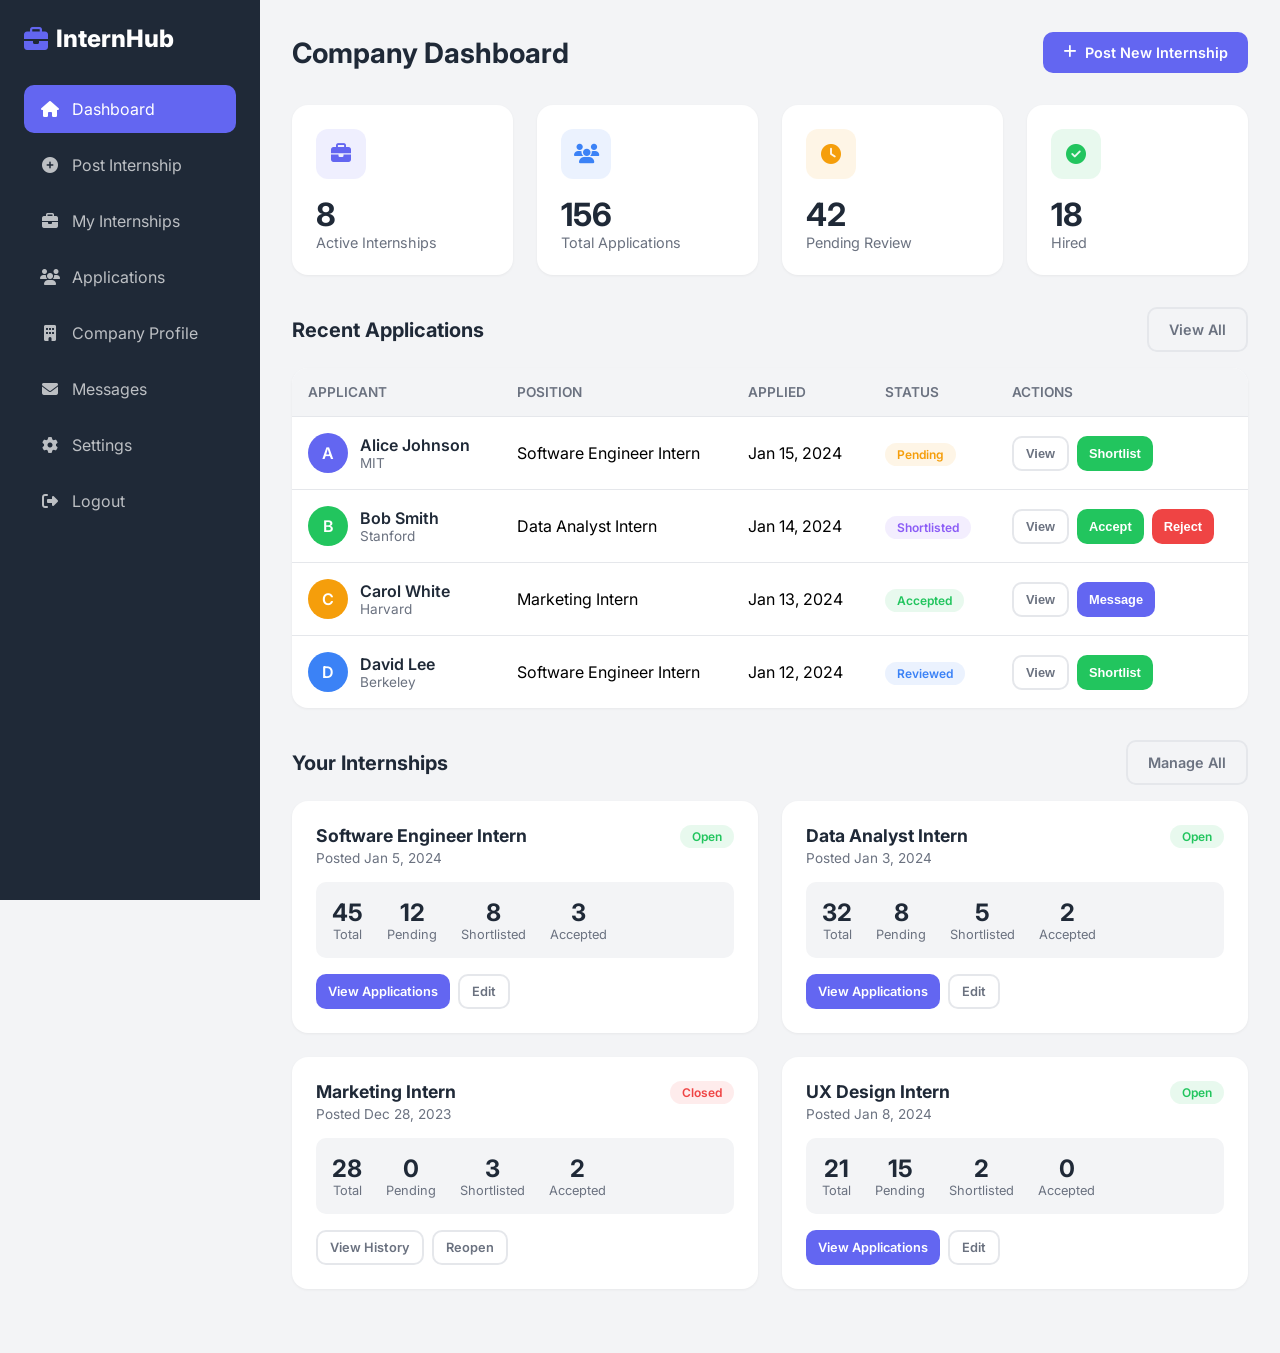
<file: company-dashboard.html>
<!DOCTYPE html>
<html lang="en">
<head>
    <meta charset="UTF-8">
    <meta name="viewport" content="width=device-width, initial-scale=1.0">
    <title>Company Dashboard - InternHub</title>
    <link rel="preconnect" href="https://fonts.googleapis.com">
    <link rel="preconnect" href="https://fonts.gstatic.com" crossorigin>
    <link href="https://fonts.googleapis.com/css2?family=Inter:wght@400;500;600;700;800&display=swap" rel="stylesheet">
    <link rel="stylesheet" href="https://cdnjs.cloudflare.com/ajax/libs/font-awesome/6.4.0/css/all.min.css">
    <style>
        * { margin: 0; padding: 0; box-sizing: border-box; }

        :root {
            --primary: #6366f1;
            --primary-dark: #4f46e5;
            --success: #22c55e;
            --danger: #ef4444;
            --warning: #f59e0b;
            --info: #3b82f6;
            --gray: #6b7280;
            --dark: #1f2937;
            --light: #f3f4f6;
            --white: #ffffff;
            --border: #e5e7eb;
        }

        body {
            font-family: 'Inter', sans-serif;
            background: var(--light);
            min-height: 100vh;
        }

        /* Sidebar */
        .sidebar {
            position: fixed;
            left: 0;
            top: 0;
            width: 260px;
            height: 100vh;
            background: var(--dark);
            padding: 1.5rem;
            overflow-y: auto;
            z-index: 100;
        }

        .sidebar-logo {
            font-size: 1.5rem;
            font-weight: 800;
            color: var(--white);
            text-decoration: none;
            display: flex;
            align-items: center;
            gap: 0.5rem;
            margin-bottom: 2rem;
        }

        .sidebar-logo i { color: var(--primary); }

        .sidebar-nav { list-style: none; }
        .sidebar-nav li { margin-bottom: 0.5rem; }
        .sidebar-nav a {
            display: flex;
            align-items: center;
            gap: 0.75rem;
            padding: 0.875rem 1rem;
            color: rgba(255,255,255,0.7);
            text-decoration: none;
            border-radius: 10px;
            transition: all 0.2s;
        }
        .sidebar-nav a:hover, .sidebar-nav a.active {
            background: var(--primary);
            color: var(--white);
        }
        .sidebar-nav a i { width: 20px; text-align: center; }

        /* Main Content */
        .main-content {
            margin-left: 260px;
            padding: 2rem;
        }

        .page-header {
            display: flex;
            justify-content: space-between;
            align-items: center;
            margin-bottom: 2rem;
        }

        .page-title {
            font-size: 1.75rem;
            font-weight: 700;
            color: var(--dark);
        }

        .btn {
            padding: 0.75rem 1.25rem;
            border-radius: 10px;
            font-weight: 600;
            font-size: 0.9rem;
            text-decoration: none;
            display: inline-flex;
            align-items: center;
            gap: 0.5rem;
            border: none;
            cursor: pointer;
            transition: all 0.2s;
        }

        .btn-primary {
            background: var(--primary);
            color: white;
        }

        .btn-primary:hover {
            background: var(--primary-dark);
            transform: translateY(-2px);
        }

        .btn-outline {
            background: transparent;
            border: 2px solid var(--border);
            color: var(--gray);
        }

        .btn-outline:hover {
            border-color: var(--primary);
            color: var(--primary);
        }

        /* Stats */
        .stats-grid {
            display: grid;
            grid-template-columns: repeat(4, 1fr);
            gap: 1.5rem;
            margin-bottom: 2rem;
        }

        .stat-card {
            background: var(--white);
            padding: 1.5rem;
            border-radius: 16px;
            box-shadow: 0 1px 3px rgba(0,0,0,0.05);
        }

        .stat-card .icon {
            width: 50px;
            height: 50px;
            border-radius: 12px;
            display: flex;
            align-items: center;
            justify-content: center;
            font-size: 1.25rem;
            margin-bottom: 1rem;
        }

        .stat-card .icon.primary { background: rgba(99,102,241,0.1); color: var(--primary); }
        .stat-card .icon.success { background: rgba(34,197,94,0.1); color: var(--success); }
        .stat-card .icon.warning { background: rgba(245,158,11,0.1); color: var(--warning); }
        .stat-card .icon.info { background: rgba(59,130,246,0.1); color: var(--info); }

        .stat-card .value {
            font-size: 2rem;
            font-weight: 700;
            color: var(--dark);
        }

        .stat-card .label {
            color: var(--gray);
            font-size: 0.9rem;
        }

        /* Section */
        .section {
            margin-bottom: 2rem;
        }

        .section-header {
            display: flex;
            justify-content: space-between;
            align-items: center;
            margin-bottom: 1rem;
        }

        .section-title {
            font-size: 1.25rem;
            font-weight: 700;
            color: var(--dark);
        }

        /* Internship Cards */
        .internships-grid {
            display: grid;
            grid-template-columns: repeat(2, 1fr);
            gap: 1.5rem;
        }

        .internship-card {
            background: var(--white);
            border-radius: 16px;
            padding: 1.5rem;
            box-shadow: 0 1px 3px rgba(0,0,0,0.05);
        }

        .internship-header {
            display: flex;
            justify-content: space-between;
            align-items: start;
            margin-bottom: 1rem;
        }

        .internship-title {
            font-size: 1.1rem;
            font-weight: 700;
            color: var(--dark);
            margin-bottom: 0.25rem;
        }

        .internship-date {
            font-size: 0.85rem;
            color: var(--gray);
        }

        .badge {
            padding: 0.25rem 0.75rem;
            border-radius: 100px;
            font-size: 0.75rem;
            font-weight: 600;
        }

        .badge-open { background: rgba(34,197,94,0.1); color: var(--success); }
        .badge-closed { background: rgba(239,68,68,0.1); color: var(--danger); }

        .internship-stats {
            display: flex;
            gap: 1.5rem;
            margin-bottom: 1rem;
            padding: 1rem;
            background: var(--light);
            border-radius: 10px;
        }

        .stat-item {
            text-align: center;
        }

        .stat-item .number {
            font-size: 1.5rem;
            font-weight: 700;
            color: var(--dark);
        }

        .stat-item .text {
            font-size: 0.8rem;
            color: var(--gray);
        }

        .internship-actions {
            display: flex;
            gap: 0.5rem;
        }

        .btn-sm {
            padding: 0.5rem 0.75rem;
            font-size: 0.8rem;
        }

        /* Applications Table */
        .table-container {
            background: var(--white);
            border-radius: 16px;
            overflow: hidden;
            box-shadow: 0 1px 3px rgba(0,0,0,0.05);
        }

        .table {
            width: 100%;
            border-collapse: collapse;
        }

        .table th, .table td {
            padding: 1rem;
            text-align: left;
            border-bottom: 1px solid var(--border);
        }

        .table th {
            background: var(--light);
            font-weight: 600;
            color: var(--gray);
            font-size: 0.85rem;
            text-transform: uppercase;
        }

        .table tr:last-child td {
            border-bottom: none;
        }

        .applicant-info {
            display: flex;
            align-items: center;
            gap: 0.75rem;
        }

        .applicant-avatar {
            width: 40px;
            height: 40px;
            background: var(--primary);
            border-radius: 50%;
            display: flex;
            align-items: center;
            justify-content: center;
            color: white;
            font-weight: 600;
        }

        .applicant-name {
            font-weight: 600;
            color: var(--dark);
        }

        .applicant-university {
            font-size: 0.85rem;
            color: var(--gray);
        }

        .status-badge {
            padding: 0.25rem 0.75rem;
            border-radius: 100px;
            font-size: 0.75rem;
            font-weight: 600;
        }

        .status-pending { background: rgba(245,158,11,0.1); color: var(--warning); }
        .status-reviewed { background: rgba(59,130,246,0.1); color: var(--info); }
        .status-shortlisted { background: rgba(139,92,246,0.1); color: #8b5cf6; }
        .status-accepted { background: rgba(34,197,94,0.1); color: var(--success); }
        .status-rejected { background: rgba(239,68,68,0.1); color: var(--danger); }

        .action-buttons {
            display: flex;
            gap: 0.5rem;
        }

        .btn-success { background: var(--success); color: white; }
        .btn-danger { background: var(--danger); color: white; }

        /* Mobile */
        @media (max-width: 1024px) {
            .internships-grid { grid-template-columns: 1fr; }
        }

        @media (max-width: 768px) {
            .sidebar { transform: translateX(-100%); }
            .main-content { margin-left: 0; }
            .stats-grid { grid-template-columns: repeat(2, 1fr); }
        }
    </style>
</head>
<body>
    <!-- Sidebar -->
    <aside class="sidebar">
        <a href="index.html" class="sidebar-logo">
            <i class="fas fa-briefcase"></i> InternHub
        </a>

        <ul class="sidebar-nav">
            <li><a href="company-dashboard.html" class="active"><i class="fas fa-home"></i> Dashboard</a></li>
            <li><a href="#"><i class="fas fa-plus-circle"></i> Post Internship</a></li>
            <li><a href="#"><i class="fas fa-briefcase"></i> My Internships</a></li>
            <li><a href="#"><i class="fas fa-users"></i> Applications</a></li>
            <li><a href="#"><i class="fas fa-building"></i> Company Profile</a></li>
            <li><a href="#"><i class="fas fa-envelope"></i> Messages</a></li>
            <li><a href="#"><i class="fas fa-cog"></i> Settings</a></li>
            <li><a href="login.html"><i class="fas fa-sign-out-alt"></i> Logout</a></li>
        </ul>
    </aside>

    <!-- Main Content -->
    <main class="main-content">
        <div class="page-header">
            <h1 class="page-title">Company Dashboard</h1>
            <a href="#" class="btn btn-primary">
                <i class="fas fa-plus"></i> Post New Internship
            </a>
        </div>

        <!-- Stats -->
        <div class="stats-grid">
            <div class="stat-card">
                <div class="icon primary"><i class="fas fa-briefcase"></i></div>
                <div class="value">8</div>
                <div class="label">Active Internships</div>
            </div>
            <div class="stat-card">
                <div class="icon info"><i class="fas fa-users"></i></div>
                <div class="value">156</div>
                <div class="label">Total Applications</div>
            </div>
            <div class="stat-card">
                <div class="icon warning"><i class="fas fa-clock"></i></div>
                <div class="value">42</div>
                <div class="label">Pending Review</div>
            </div>
            <div class="stat-card">
                <div class="icon success"><i class="fas fa-check-circle"></i></div>
                <div class="value">18</div>
                <div class="label">Hired</div>
            </div>
        </div>

        <!-- Recent Applications -->
        <div class="section">
            <div class="section-header">
                <h2 class="section-title">Recent Applications</h2>
                <a href="#" class="btn btn-outline">View All</a>
            </div>
            <div class="table-container">
                <table class="table">
                    <thead>
                        <tr>
                            <th>Applicant</th>
                            <th>Position</th>
                            <th>Applied</th>
                            <th>Status</th>
                            <th>Actions</th>
                        </tr>
                    </thead>
                    <tbody>
                        <tr>
                            <td>
                                <div class="applicant-info">
                                    <div class="applicant-avatar">A</div>
                                    <div>
                                        <div class="applicant-name">Alice Johnson</div>
                                        <div class="applicant-university">MIT</div>
                                    </div>
                                </div>
                            </td>
                            <td>Software Engineer Intern</td>
                            <td>Jan 15, 2024</td>
                            <td><span class="status-badge status-pending">Pending</span></td>
                            <td>
                                <div class="action-buttons">
                                    <button class="btn btn-sm btn-outline">View</button>
                                    <button class="btn btn-sm btn-success">Shortlist</button>
                                </div>
                            </td>
                        </tr>
                        <tr>
                            <td>
                                <div class="applicant-info">
                                    <div class="applicant-avatar" style="background: var(--success);">B</div>
                                    <div>
                                        <div class="applicant-name">Bob Smith</div>
                                        <div class="applicant-university">Stanford</div>
                                    </div>
                                </div>
                            </td>
                            <td>Data Analyst Intern</td>
                            <td>Jan 14, 2024</td>
                            <td><span class="status-badge status-shortlisted">Shortlisted</span></td>
                            <td>
                                <div class="action-buttons">
                                    <button class="btn btn-sm btn-outline">View</button>
                                    <button class="btn btn-sm btn-success">Accept</button>
                                    <button class="btn btn-sm btn-danger">Reject</button>
                                </div>
                            </td>
                        </tr>
                        <tr>
                            <td>
                                <div class="applicant-info">
                                    <div class="applicant-avatar" style="background: var(--warning);">C</div>
                                    <div>
                                        <div class="applicant-name">Carol White</div>
                                        <div class="applicant-university">Harvard</div>
                                    </div>
                                </div>
                            </td>
                            <td>Marketing Intern</td>
                            <td>Jan 13, 2024</td>
                            <td><span class="status-badge status-accepted">Accepted</span></td>
                            <td>
                                <div class="action-buttons">
                                    <button class="btn btn-sm btn-outline">View</button>
                                    <button class="btn btn-sm btn-primary">Message</button>
                                </div>
                            </td>
                        </tr>
                        <tr>
                            <td>
                                <div class="applicant-info">
                                    <div class="applicant-avatar" style="background: var(--info);">D</div>
                                    <div>
                                        <div class="applicant-name">David Lee</div>
                                        <div class="applicant-university">Berkeley</div>
                                    </div>
                                </div>
                            </td>
                            <td>Software Engineer Intern</td>
                            <td>Jan 12, 2024</td>
                            <td><span class="status-badge status-reviewed">Reviewed</span></td>
                            <td>
                                <div class="action-buttons">
                                    <button class="btn btn-sm btn-outline">View</button>
                                    <button class="btn btn-sm btn-success">Shortlist</button>
                                </div>
                            </td>
                        </tr>
                    </tbody>
                </table>
            </div>
        </div>

        <!-- Your Internships -->
        <div class="section">
            <div class="section-header">
                <h2 class="section-title">Your Internships</h2>
                <a href="#" class="btn btn-outline">Manage All</a>
            </div>
            <div class="internships-grid">
                <div class="internship-card">
                    <div class="internship-header">
                        <div>
                            <h3 class="internship-title">Software Engineer Intern</h3>
                            <p class="internship-date">Posted Jan 5, 2024</p>
                        </div>
                        <span class="badge badge-open">Open</span>
                    </div>
                    <div class="internship-stats">
                        <div class="stat-item">
                            <div class="number">45</div>
                            <div class="text">Total</div>
                        </div>
                        <div class="stat-item">
                            <div class="number">12</div>
                            <div class="text">Pending</div>
                        </div>
                        <div class="stat-item">
                            <div class="number">8</div>
                            <div class="text">Shortlisted</div>
                        </div>
                        <div class="stat-item">
                            <div class="number">3</div>
                            <div class="text">Accepted</div>
                        </div>
                    </div>
                    <div class="internship-actions">
                        <a href="#" class="btn btn-sm btn-primary">View Applications</a>
                        <a href="#" class="btn btn-sm btn-outline">Edit</a>
                    </div>
                </div>
                <div class="internship-card">
                    <div class="internship-header">
                        <div>
                            <h3 class="internship-title">Data Analyst Intern</h3>
                            <p class="internship-date">Posted Jan 3, 2024</p>
                        </div>
                        <span class="badge badge-open">Open</span>
                    </div>
                    <div class="internship-stats">
                        <div class="stat-item">
                            <div class="number">32</div>
                            <div class="text">Total</div>
                        </div>
                        <div class="stat-item">
                            <div class="number">8</div>
                            <div class="text">Pending</div>
                        </div>
                        <div class="stat-item">
                            <div class="number">5</div>
                            <div class="text">Shortlisted</div>
                        </div>
                        <div class="stat-item">
                            <div class="number">2</div>
                            <div class="text">Accepted</div>
                        </div>
                    </div>
                    <div class="internship-actions">
                        <a href="#" class="btn btn-sm btn-primary">View Applications</a>
                        <a href="#" class="btn btn-sm btn-outline">Edit</a>
                    </div>
                </div>
                <div class="internship-card">
                    <div class="internship-header">
                        <div>
                            <h3 class="internship-title">Marketing Intern</h3>
                            <p class="internship-date">Posted Dec 28, 2023</p>
                        </div>
                        <span class="badge badge-closed">Closed</span>
                    </div>
                    <div class="internship-stats">
                        <div class="stat-item">
                            <div class="number">28</div>
                            <div class="text">Total</div>
                        </div>
                        <div class="stat-item">
                            <div class="number">0</div>
                            <div class="text">Pending</div>
                        </div>
                        <div class="stat-item">
                            <div class="number">3</div>
                            <div class="text">Shortlisted</div>
                        </div>
                        <div class="stat-item">
                            <div class="number">2</div>
                            <div class="text">Accepted</div>
                        </div>
                    </div>
                    <div class="internship-actions">
                        <a href="#" class="btn btn-sm btn-outline">View History</a>
                        <a href="#" class="btn btn-sm btn-outline">Reopen</a>
                    </div>
                </div>
                <div class="internship-card">
                    <div class="internship-header">
                        <div>
                            <h3 class="internship-title">UX Design Intern</h3>
                            <p class="internship-date">Posted Jan 8, 2024</p>
                        </div>
                        <span class="badge badge-open">Open</span>
                    </div>
                    <div class="internship-stats">
                        <div class="stat-item">
                            <div class="number">21</div>
                            <div class="text">Total</div>
                        </div>
                        <div class="stat-item">
                            <div class="number">15</div>
                            <div class="text">Pending</div>
                        </div>
                        <div class="stat-item">
                            <div class="number">2</div>
                            <div class="text">Shortlisted</div>
                        </div>
                        <div class="stat-item">
                            <div class="number">0</div>
                            <div class="text">Accepted</div>
                        </div>
                    </div>
                    <div class="internship-actions">
                        <a href="#" class="btn btn-sm btn-primary">View Applications</a>
                        <a href="#" class="btn btn-sm btn-outline">Edit</a>
                    </div>
                </div>
            </div>
        </div>
    </main>
</body>
</html>
</file>
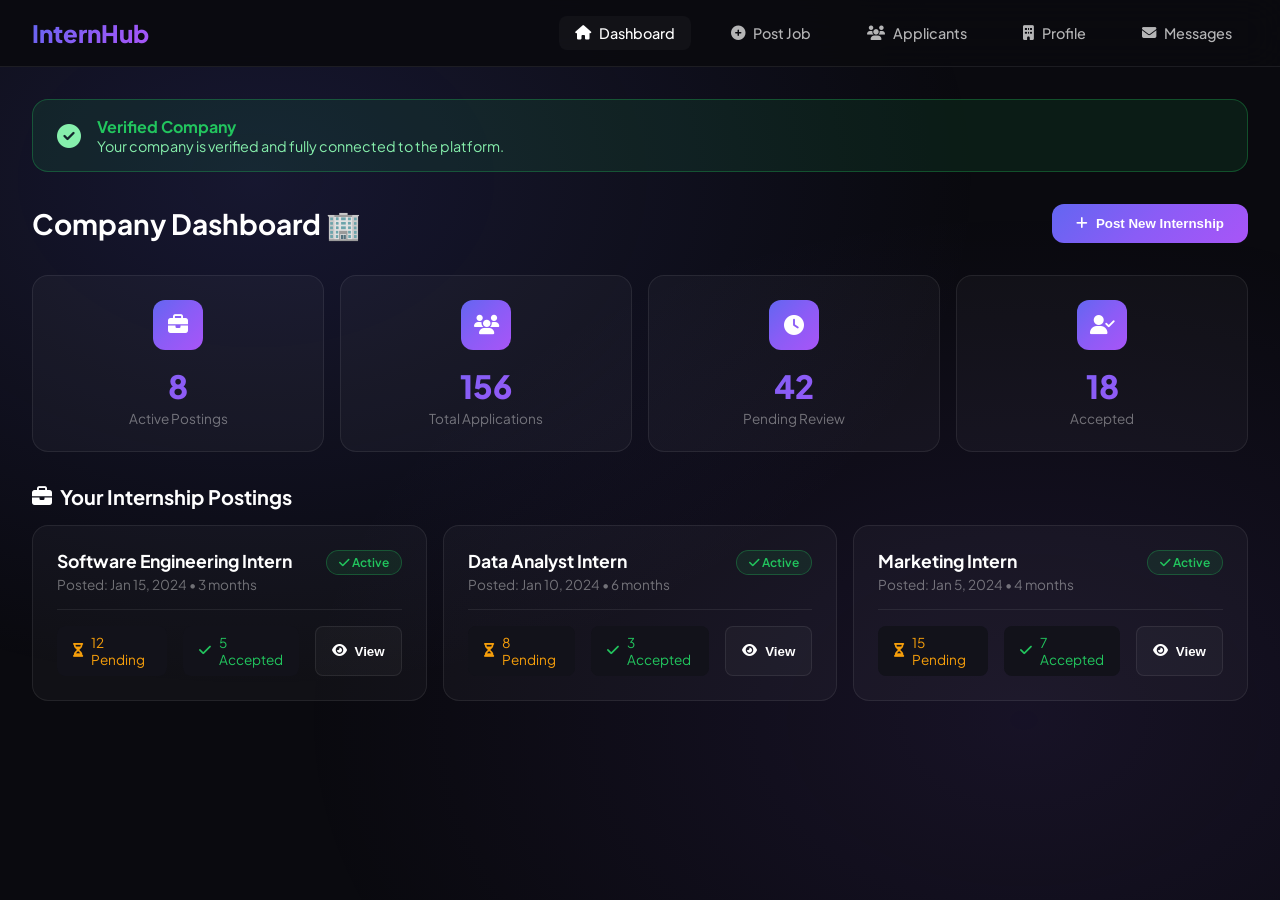
<file: company-preview.html>
<!DOCTYPE html>
<html lang="en">
<head>
    <meta charset="UTF-8">
    <meta name="viewport" content="width=device-width, initial-scale=1.0">
    <title>Company Dashboard - InternHub</title>
    <link rel="preconnect" href="https://fonts.googleapis.com">
    <link rel="preconnect" href="https://fonts.gstatic.com" crossorigin>
    <link href="https://fonts.googleapis.com/css2?family=Plus+Jakarta+Sans:wght@300;400;500;600;700;800&display=swap" rel="stylesheet">
    <link rel="stylesheet" href="https://cdnjs.cloudflare.com/ajax/libs/font-awesome/6.4.0/css/all.min.css">
    <style>
        * { margin: 0; padding: 0; box-sizing: border-box; }
        :root {
            --bg-primary: #0a0a0f;
            --bg-secondary: #12121a;
            --bg-card: rgba(255, 255, 255, 0.03);
            --text-primary: #ffffff;
            --text-secondary: rgba(255, 255, 255, 0.7);
            --text-muted: rgba(255, 255, 255, 0.4);
            --accent-primary: #6366f1;
            --accent-gradient: linear-gradient(135deg, #6366f1 0%, #8b5cf6 50%, #a855f7 100%);
            --border-color: rgba(255, 255, 255, 0.08);
            --success: #22c55e;
            --warning: #f59e0b;
        }
        body {
            font-family: 'Plus Jakarta Sans', sans-serif;
            background: var(--bg-primary);
            color: var(--text-primary);
            min-height: 100vh;
        }
        .bg-gradient {
            position: fixed;
            top: 0; left: 0; right: 0; bottom: 0;
            background:
                radial-gradient(ellipse at 20% 20%, rgba(99, 102, 241, 0.15) 0%, transparent 50%),
                radial-gradient(ellipse at 80% 80%, rgba(139, 92, 246, 0.1) 0%, transparent 50%);
            z-index: -1;
        }
        .navbar {
            padding: 1rem 2rem;
            background: rgba(10, 10, 15, 0.9);
            backdrop-filter: blur(20px);
            border-bottom: 1px solid var(--border-color);
            display: flex;
            justify-content: space-between;
            align-items: center;
        }
        .logo {
            font-size: 1.5rem;
            font-weight: 800;
            background: var(--accent-gradient);
            -webkit-background-clip: text;
            -webkit-text-fill-color: transparent;
        }
        .nav-links { display: flex; gap: 1.5rem; }
        .nav-link {
            color: var(--text-secondary);
            text-decoration: none;
            font-size: 0.9rem;
            font-weight: 500;
            display: flex;
            align-items: center;
            gap: 0.5rem;
            padding: 0.5rem 1rem;
            border-radius: 8px;
            transition: all 0.3s ease;
        }
        .nav-link:hover, .nav-link.active {
            background: var(--bg-card);
            color: var(--text-primary);
        }
        .main-content { padding: 2rem; max-width: 1400px; margin: 0 auto; }
        .status-banner {
            background: rgba(34, 197, 94, 0.1);
            border: 1px solid rgba(34, 197, 94, 0.3);
            border-radius: 16px;
            padding: 1rem 1.5rem;
            margin-bottom: 2rem;
            display: flex;
            align-items: center;
            gap: 1rem;
            color: #86efac;
        }
        .status-banner i { font-size: 1.5rem; }
        .status-banner strong { color: #22c55e; }
        .header-section {
            display: flex;
            justify-content: space-between;
            align-items: center;
            margin-bottom: 2rem;
        }
        .header-section h1 { font-size: 1.75rem; }
        .btn-primary {
            padding: 0.75rem 1.5rem;
            background: var(--accent-gradient);
            border: none;
            border-radius: 12px;
            color: white;
            font-weight: 600;
            cursor: pointer;
            display: flex;
            align-items: center;
            gap: 0.5rem;
            transition: all 0.3s ease;
        }
        .btn-primary:hover {
            transform: translateY(-2px);
            box-shadow: 0 4px 20px rgba(99, 102, 241, 0.3);
        }
        .stats-grid {
            display: grid;
            grid-template-columns: repeat(auto-fit, minmax(200px, 1fr));
            gap: 1rem;
            margin-bottom: 2rem;
        }
        .stat-card {
            background: var(--bg-card);
            border: 1px solid var(--border-color);
            border-radius: 16px;
            padding: 1.5rem;
            text-align: center;
            transition: all 0.3s ease;
        }
        .stat-card:hover {
            transform: translateY(-4px);
            border-color: var(--accent-primary);
        }
        .stat-icon {
            width: 50px; height: 50px;
            background: var(--accent-gradient);
            border-radius: 12px;
            display: flex;
            align-items: center;
            justify-content: center;
            margin: 0 auto 1rem;
            font-size: 1.25rem;
        }
        .stat-number {
            font-size: 2rem;
            font-weight: 800;
            background: var(--accent-gradient);
            -webkit-background-clip: text;
            -webkit-text-fill-color: transparent;
        }
        .stat-label { color: var(--text-muted); font-size: 0.85rem; margin-top: 0.25rem; }
        .section-title {
            font-size: 1.25rem;
            font-weight: 700;
            margin-bottom: 1rem;
            display: flex;
            align-items: center;
            gap: 0.5rem;
        }
        .jobs-grid {
            display: grid;
            grid-template-columns: repeat(auto-fit, minmax(350px, 1fr));
            gap: 1rem;
        }
        .job-card {
            background: var(--bg-card);
            border: 1px solid var(--border-color);
            border-radius: 16px;
            padding: 1.5rem;
            transition: all 0.3s ease;
        }
        .job-card:hover {
            transform: translateY(-4px);
            border-color: var(--accent-primary);
        }
        .job-header {
            display: flex;
            justify-content: space-between;
            align-items: start;
            margin-bottom: 1rem;
        }
        .job-title { font-size: 1.1rem; font-weight: 700; margin-bottom: 0.25rem; }
        .job-meta { color: var(--text-muted); font-size: 0.85rem; }
        .badge {
            padding: 0.25rem 0.75rem;
            border-radius: 100px;
            font-size: 0.75rem;
            font-weight: 600;
        }
        .badge-success {
            background: rgba(34, 197, 94, 0.1);
            color: #22c55e;
            border: 1px solid rgba(34, 197, 94, 0.3);
        }
        .applicants-row {
            display: flex;
            gap: 1rem;
            margin-top: 1rem;
            padding-top: 1rem;
            border-top: 1px solid var(--border-color);
        }
        .applicant-stat {
            display: flex;
            align-items: center;
            gap: 0.5rem;
            padding: 0.5rem 1rem;
            background: var(--bg-secondary);
            border-radius: 8px;
            font-size: 0.85rem;
        }
        .applicant-stat.pending { color: var(--warning); }
        .applicant-stat.accepted { color: var(--success); }
        .btn-view {
            margin-left: auto;
            padding: 0.5rem 1rem;
            background: var(--bg-card);
            border: 1px solid var(--border-color);
            border-radius: 8px;
            color: var(--text-primary);
            font-weight: 600;
            cursor: pointer;
            display: flex;
            align-items: center;
            gap: 0.5rem;
            transition: all 0.3s ease;
        }
        .btn-view:hover {
            background: var(--accent-gradient);
            border-color: transparent;
        }
    </style>
</head>
<body>
    <div class="bg-gradient"></div>
    <nav class="navbar">
        <div class="logo">InternHub</div>
        <div class="nav-links">
            <a href="#" class="nav-link active"><i class="fas fa-home"></i> Dashboard</a>
            <a href="#" class="nav-link"><i class="fas fa-plus-circle"></i> Post Job</a>
            <a href="#" class="nav-link"><i class="fas fa-users"></i> Applicants</a>
            <a href="#" class="nav-link"><i class="fas fa-building"></i> Profile</a>
            <a href="#" class="nav-link"><i class="fas fa-envelope"></i> Messages</a>
        </div>
    </nav>
    <main class="main-content">
        <div class="status-banner">
            <i class="fas fa-check-circle"></i>
            <div>
                <strong>Verified Company</strong>
                <p style="margin: 0; font-size: 0.9rem;">Your company is verified and fully connected to the platform.</p>
            </div>
        </div>
        <div class="header-section">
            <h1>Company Dashboard 🏢</h1>
            <button class="btn-primary"><i class="fas fa-plus"></i> Post New Internship</button>
        </div>
        <div class="stats-grid">
            <div class="stat-card">
                <div class="stat-icon"><i class="fas fa-briefcase"></i></div>
                <div class="stat-number">8</div>
                <div class="stat-label">Active Postings</div>
            </div>
            <div class="stat-card">
                <div class="stat-icon"><i class="fas fa-users"></i></div>
                <div class="stat-number">156</div>
                <div class="stat-label">Total Applications</div>
            </div>
            <div class="stat-card">
                <div class="stat-icon"><i class="fas fa-clock"></i></div>
                <div class="stat-number">42</div>
                <div class="stat-label">Pending Review</div>
            </div>
            <div class="stat-card">
                <div class="stat-icon"><i class="fas fa-user-check"></i></div>
                <div class="stat-number">18</div>
                <div class="stat-label">Accepted</div>
            </div>
        </div>
        <h2 class="section-title"><i class="fas fa-briefcase"></i> Your Internship Postings</h2>
        <div class="jobs-grid">
            <div class="job-card">
                <div class="job-header">
                    <div>
                        <div class="job-title">Software Engineering Intern</div>
                        <div class="job-meta">Posted: Jan 15, 2024 • 3 months</div>
                    </div>
                    <span class="badge badge-success"><i class="fas fa-check"></i> Active</span>
                </div>
                <div class="applicants-row">
                    <div class="applicant-stat pending"><i class="fas fa-hourglass-half"></i> 12 Pending</div>
                    <div class="applicant-stat accepted"><i class="fas fa-check"></i> 5 Accepted</div>
                    <button class="btn-view"><i class="fas fa-eye"></i> View</button>
                </div>
            </div>
            <div class="job-card">
                <div class="job-header">
                    <div>
                        <div class="job-title">Data Analyst Intern</div>
                        <div class="job-meta">Posted: Jan 10, 2024 • 6 months</div>
                    </div>
                    <span class="badge badge-success"><i class="fas fa-check"></i> Active</span>
                </div>
                <div class="applicants-row">
                    <div class="applicant-stat pending"><i class="fas fa-hourglass-half"></i> 8 Pending</div>
                    <div class="applicant-stat accepted"><i class="fas fa-check"></i> 3 Accepted</div>
                    <button class="btn-view"><i class="fas fa-eye"></i> View</button>
                </div>
            </div>
            <div class="job-card">
                <div class="job-header">
                    <div>
                        <div class="job-title">Marketing Intern</div>
                        <div class="job-meta">Posted: Jan 5, 2024 • 4 months</div>
                    </div>
                    <span class="badge badge-success"><i class="fas fa-check"></i> Active</span>
                </div>
                <div class="applicants-row">
                    <div class="applicant-stat pending"><i class="fas fa-hourglass-half"></i> 15 Pending</div>
                    <div class="applicant-stat accepted"><i class="fas fa-check"></i> 7 Accepted</div>
                    <button class="btn-view"><i class="fas fa-eye"></i> View</button>
                </div>
            </div>
        </div>
    </main>
</body>
</html>
</file>
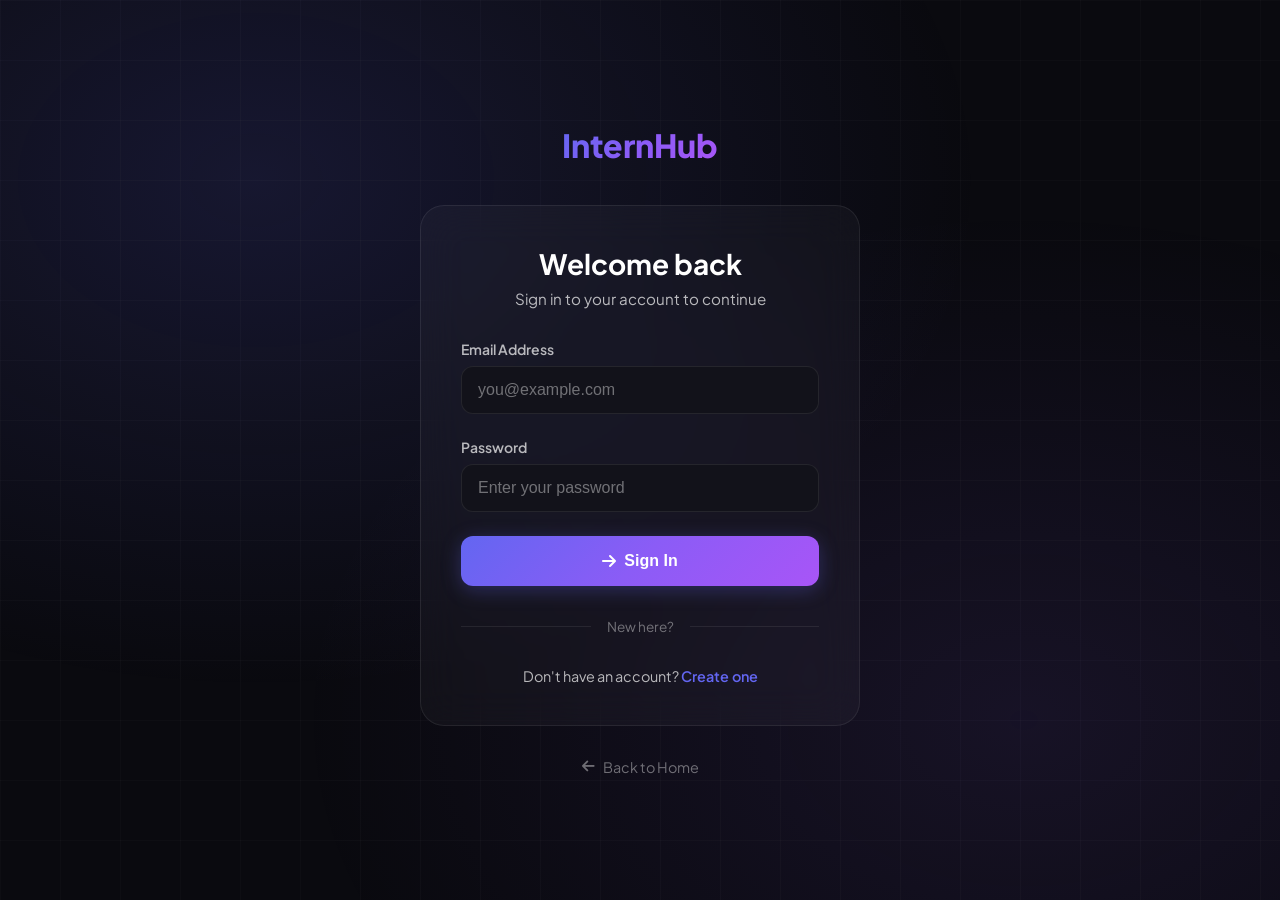
<file: login-preview.html>
<!DOCTYPE html>
<html lang="en">
<head>
    <meta charset="UTF-8">
    <meta name="viewport" content="width=device-width, initial-scale=1.0">
    <title>Sign In - InternHub</title>
    <link rel="preconnect" href="https://fonts.googleapis.com">
    <link rel="preconnect" href="https://fonts.gstatic.com" crossorigin>
    <link href="https://fonts.googleapis.com/css2?family=Plus+Jakarta+Sans:wght@300;400;500;600;700;800&display=swap" rel="stylesheet">
    <link rel="stylesheet" href="https://cdnjs.cloudflare.com/ajax/libs/font-awesome/6.4.0/css/all.min.css">
    <style>
        * { margin: 0; padding: 0; box-sizing: border-box; }
        :root {
            --bg-primary: #0a0a0f;
            --bg-secondary: #12121a;
            --bg-card: rgba(255, 255, 255, 0.03);
            --text-primary: #ffffff;
            --text-secondary: rgba(255, 255, 255, 0.7);
            --text-muted: rgba(255, 255, 255, 0.4);
            --accent-primary: #6366f1;
            --accent-gradient: linear-gradient(135deg, #6366f1 0%, #8b5cf6 50%, #a855f7 100%);
            --border-color: rgba(255, 255, 255, 0.08);
        }
        body {
            font-family: 'Plus Jakarta Sans', sans-serif;
            background: var(--bg-primary);
            color: var(--text-primary);
            min-height: 100vh;
            display: flex;
            align-items: center;
            justify-content: center;
            padding: 2rem;
        }
        .bg-gradient {
            position: fixed;
            top: 0; left: 0; right: 0; bottom: 0;
            background:
                radial-gradient(ellipse at 20% 20%, rgba(99, 102, 241, 0.15) 0%, transparent 50%),
                radial-gradient(ellipse at 80% 80%, rgba(139, 92, 246, 0.1) 0%, transparent 50%);
            z-index: -1;
        }
        .grid-overlay {
            position: fixed;
            top: 0; left: 0; right: 0; bottom: 0;
            background-image:
                linear-gradient(rgba(255, 255, 255, 0.02) 1px, transparent 1px),
                linear-gradient(90deg, rgba(255, 255, 255, 0.02) 1px, transparent 1px);
            background-size: 60px 60px;
            z-index: -1;
        }
        .login-container { width: 100%; max-width: 440px; }
        .logo { text-align: center; margin-bottom: 2.5rem; }
        .logo a {
            font-size: 2rem;
            font-weight: 800;
            background: var(--accent-gradient);
            -webkit-background-clip: text;
            -webkit-text-fill-color: transparent;
            text-decoration: none;
        }
        .login-card {
            background: var(--bg-card);
            border: 1px solid var(--border-color);
            border-radius: 24px;
            padding: 2.5rem;
            backdrop-filter: blur(20px);
        }
        .login-header { text-align: center; margin-bottom: 2rem; }
        .login-header h1 { font-size: 1.75rem; font-weight: 700; margin-bottom: 0.5rem; }
        .login-header p { color: var(--text-secondary); font-size: 0.95rem; }
        .form-group { margin-bottom: 1.5rem; }
        .form-label {
            display: block;
            font-size: 0.875rem;
            font-weight: 600;
            color: var(--text-secondary);
            margin-bottom: 0.5rem;
        }
        .form-input {
            width: 100%;
            padding: 0.875rem 1rem;
            background: var(--bg-secondary);
            border: 1px solid var(--border-color);
            border-radius: 12px;
            color: var(--text-primary);
            font-size: 1rem;
            transition: all 0.3s ease;
        }
        .form-input:focus {
            outline: none;
            border-color: var(--accent-primary);
            box-shadow: 0 0 0 3px rgba(99, 102, 241, 0.1);
        }
        .form-input::placeholder { color: var(--text-muted); }
        .btn {
            width: 100%;
            padding: 1rem;
            border-radius: 12px;
            font-weight: 600;
            font-size: 1rem;
            cursor: pointer;
            transition: all 0.3s ease;
            display: flex;
            align-items: center;
            justify-content: center;
            gap: 0.5rem;
            border: none;
        }
        .btn-primary {
            background: var(--accent-gradient);
            color: white;
            box-shadow: 0 4px 20px rgba(99, 102, 241, 0.3);
        }
        .btn-primary:hover {
            transform: translateY(-2px);
            box-shadow: 0 6px 30px rgba(99, 102, 241, 0.4);
        }
        .divider {
            display: flex;
            align-items: center;
            margin: 2rem 0;
            gap: 1rem;
        }
        .divider::before, .divider::after {
            content: '';
            flex: 1;
            height: 1px;
            background: var(--border-color);
        }
        .divider span { color: var(--text-muted); font-size: 0.85rem; }
        .login-footer { text-align: center; }
        .login-footer p { color: var(--text-secondary); font-size: 0.9rem; }
        .login-footer a {
            color: var(--accent-primary);
            text-decoration: none;
            font-weight: 600;
        }
        .back-link {
            display: flex;
            align-items: center;
            justify-content: center;
            gap: 0.5rem;
            margin-top: 2rem;
            color: var(--text-muted);
            text-decoration: none;
            font-size: 0.9rem;
        }
    </style>
</head>
<body>
    <div class="bg-gradient"></div>
    <div class="grid-overlay"></div>
    <div class="login-container">
        <div class="logo"><a href="#">InternHub</a></div>
        <div class="login-card">
            <div class="login-header">
                <h1>Welcome back</h1>
                <p>Sign in to your account to continue</p>
            </div>
            <form>
                <div class="form-group">
                    <label class="form-label">Email Address</label>
                    <input type="email" class="form-input" placeholder="you@example.com">
                </div>
                <div class="form-group">
                    <label class="form-label">Password</label>
                    <input type="password" class="form-input" placeholder="Enter your password">
                </div>
                <button type="button" class="btn btn-primary">
                    <i class="fas fa-arrow-right"></i> Sign In
                </button>
            </form>
            <div class="divider"><span>New here?</span></div>
            <div class="login-footer">
                <p>Don't have an account? <a href="#">Create one</a></p>
            </div>
        </div>
        <a href="#" class="back-link"><i class="fas fa-arrow-left"></i> Back to Home</a>
    </div>
</body>
</html>
</file>
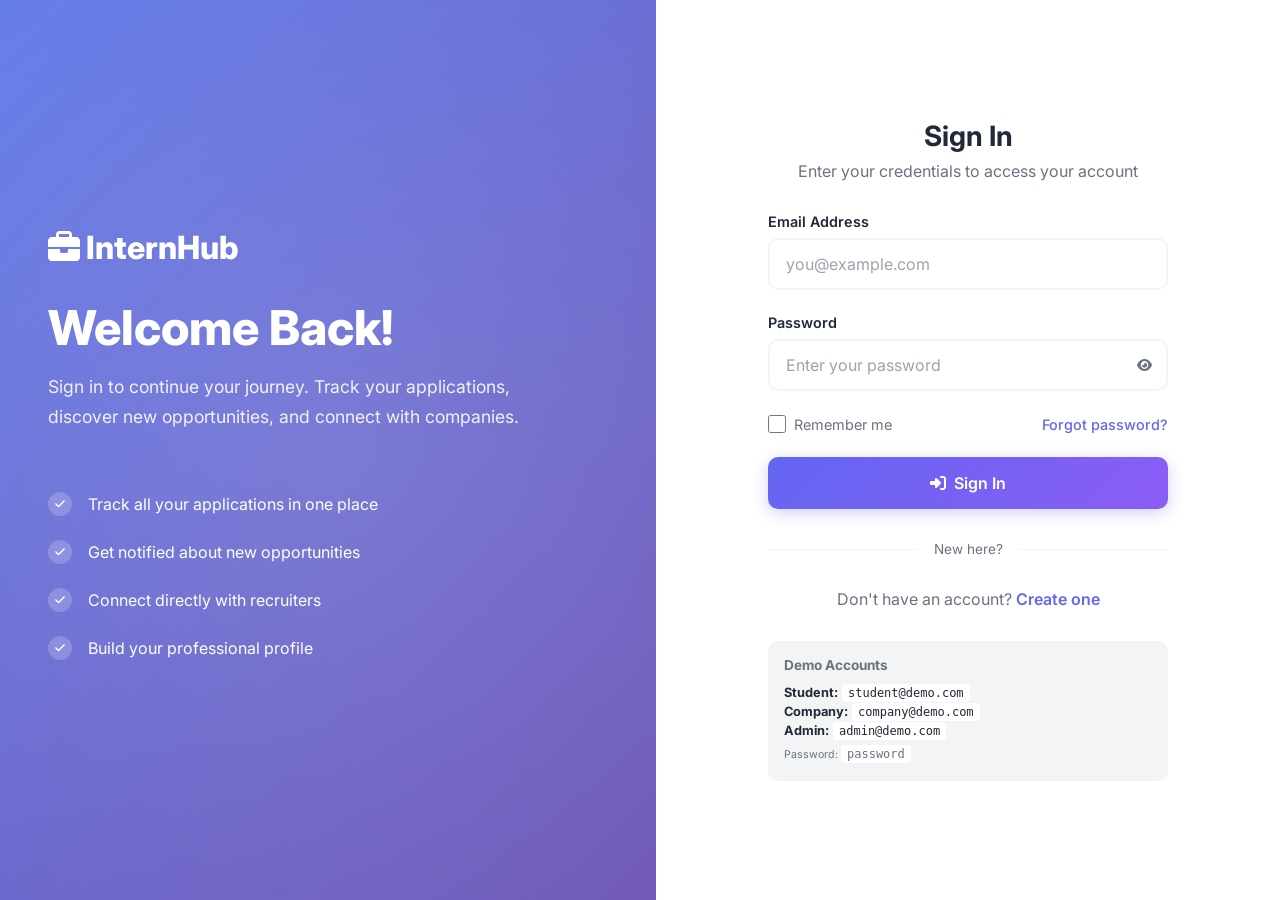
<file: login.html>
<!DOCTYPE html>
<html lang="en">
<head>
    <meta charset="UTF-8">
    <meta name="viewport" content="width=device-width, initial-scale=1.0">
    <title>Sign In - InternHub</title>
    <link rel="preconnect" href="https://fonts.googleapis.com">
    <link rel="preconnect" href="https://fonts.gstatic.com" crossorigin>
    <link href="https://fonts.googleapis.com/css2?family=Inter:wght@400;500;600;700;800&display=swap" rel="stylesheet">
    <link rel="stylesheet" href="https://cdnjs.cloudflare.com/ajax/libs/font-awesome/6.4.0/css/all.min.css">
    <style>
        * { margin: 0; padding: 0; box-sizing: border-box; }

        :root {
            --primary: #6366f1;
            --primary-dark: #4f46e5;
            --success: #22c55e;
            --danger: #ef4444;
            --gray: #6b7280;
            --dark: #1f2937;
            --light: #f3f4f6;
            --white: #ffffff;
            --gradient: linear-gradient(135deg, #6366f1 0%, #8b5cf6 100%);
        }

        body {
            font-family: 'Inter', sans-serif;
            min-height: 100vh;
            display: flex;
            background: linear-gradient(135deg, #667eea 0%, #764ba2 100%);
        }

        .auth-container {
            display: flex;
            width: 100%;
            min-height: 100vh;
        }

        /* Left Panel - Branding */
        .auth-branding {
            flex: 1;
            display: flex;
            flex-direction: column;
            justify-content: center;
            padding: 3rem;
            color: white;
            position: relative;
            overflow: hidden;
        }

        .auth-branding::before {
            content: '';
            position: absolute;
            top: -50%;
            left: -50%;
            width: 200%;
            height: 200%;
            background: radial-gradient(circle, rgba(255,255,255,0.1) 0%, transparent 50%);
        }

        .brand-content {
            position: relative;
            z-index: 1;
            max-width: 500px;
        }

        .brand-logo {
            font-size: 2rem;
            font-weight: 800;
            margin-bottom: 2rem;
            display: flex;
            align-items: center;
            gap: 0.5rem;
        }

        .brand-logo a {
            color: white;
            text-decoration: none;
        }

        .brand-content h1 {
            font-size: 3rem;
            font-weight: 800;
            margin-bottom: 1rem;
            line-height: 1.2;
        }

        .brand-content p {
            font-size: 1.1rem;
            opacity: 0.9;
            line-height: 1.7;
        }

        .brand-features {
            margin-top: 3rem;
            list-style: none;
        }

        .brand-features li {
            display: flex;
            align-items: center;
            gap: 1rem;
            padding: 0.75rem 0;
            font-size: 1rem;
        }

        .brand-features li i {
            width: 24px;
            height: 24px;
            background: rgba(255,255,255,0.2);
            border-radius: 50%;
            display: flex;
            align-items: center;
            justify-content: center;
            font-size: 0.7rem;
        }

        /* Right Panel - Form */
        .auth-form-panel {
            flex: 1;
            display: flex;
            align-items: center;
            justify-content: center;
            background: var(--white);
            padding: 2rem;
        }

        .auth-form-container {
            width: 100%;
            max-width: 400px;
        }

        .auth-header {
            text-align: center;
            margin-bottom: 2rem;
        }

        .auth-header h2 {
            font-size: 1.75rem;
            font-weight: 700;
            color: var(--dark);
            margin-bottom: 0.5rem;
        }

        .auth-header p {
            color: var(--gray);
        }

        .form-group {
            margin-bottom: 1.5rem;
        }

        .form-label {
            display: block;
            font-weight: 600;
            font-size: 0.9rem;
            color: var(--dark);
            margin-bottom: 0.5rem;
        }

        .form-input {
            width: 100%;
            padding: 0.875rem 1rem;
            border: 2px solid var(--light);
            border-radius: 10px;
            font-size: 1rem;
            font-family: inherit;
            transition: all 0.2s;
        }

        .form-input:focus {
            outline: none;
            border-color: var(--primary);
            box-shadow: 0 0 0 3px rgba(99, 102, 241, 0.1);
        }

        .form-input::placeholder {
            color: #9ca3af;
        }

        .password-input-wrapper {
            position: relative;
        }

        .password-toggle {
            position: absolute;
            right: 1rem;
            top: 50%;
            transform: translateY(-50%);
            background: none;
            border: none;
            color: var(--gray);
            cursor: pointer;
        }

        .form-options {
            display: flex;
            justify-content: space-between;
            align-items: center;
            margin-bottom: 1.5rem;
        }

        .remember-me {
            display: flex;
            align-items: center;
            gap: 0.5rem;
            font-size: 0.9rem;
            color: var(--gray);
        }

        .remember-me input {
            width: 18px;
            height: 18px;
            accent-color: var(--primary);
        }

        .forgot-password {
            color: var(--primary);
            text-decoration: none;
            font-size: 0.9rem;
            font-weight: 500;
        }

        .forgot-password:hover {
            text-decoration: underline;
        }

        .btn {
            width: 100%;
            padding: 1rem;
            border-radius: 10px;
            font-weight: 600;
            font-size: 1rem;
            font-family: inherit;
            cursor: pointer;
            transition: all 0.2s;
            display: flex;
            align-items: center;
            justify-content: center;
            gap: 0.5rem;
            border: none;
        }

        .btn-primary {
            background: var(--gradient);
            color: white;
            box-shadow: 0 4px 15px rgba(99, 102, 241, 0.3);
        }

        .btn-primary:hover {
            transform: translateY(-2px);
            box-shadow: 0 6px 20px rgba(99, 102, 241, 0.4);
        }

        .divider {
            display: flex;
            align-items: center;
            margin: 2rem 0;
            gap: 1rem;
        }

        .divider::before,
        .divider::after {
            content: '';
            flex: 1;
            height: 1px;
            background: var(--light);
        }

        .divider span {
            color: var(--gray);
            font-size: 0.85rem;
        }

        .auth-footer {
            text-align: center;
        }

        .auth-footer p {
            color: var(--gray);
        }

        .auth-footer a {
            color: var(--primary);
            text-decoration: none;
            font-weight: 600;
        }

        .auth-footer a:hover {
            text-decoration: underline;
        }

        .demo-credentials {
            margin-top: 2rem;
            padding: 1rem;
            background: var(--light);
            border-radius: 10px;
        }

        .demo-credentials h4 {
            font-size: 0.85rem;
            color: var(--gray);
            margin-bottom: 0.75rem;
        }

        .demo-credentials p {
            font-size: 0.8rem;
            color: var(--dark);
            margin: 0.25rem 0;
        }

        .demo-credentials code {
            background: white;
            padding: 0.125rem 0.375rem;
            border-radius: 4px;
            font-size: 0.75rem;
        }

        /* Alert */
        .alert {
            padding: 1rem;
            border-radius: 10px;
            margin-bottom: 1.5rem;
            display: flex;
            align-items: center;
            gap: 0.75rem;
            font-size: 0.9rem;
        }

        .alert-danger {
            background: rgba(239, 68, 68, 0.1);
            color: #b91c1c;
        }

        .alert-success {
            background: rgba(34, 197, 94, 0.1);
            color: #15803d;
        }

        /* Mobile */
        @media (max-width: 968px) {
            .auth-branding {
                display: none;
            }

            .auth-form-panel {
                flex: 1;
            }
        }
    </style>
</head>
<body>
    <div class="auth-container">
        <!-- Left Panel - Branding -->
        <div class="auth-branding">
            <div class="brand-content">
                <div class="brand-logo">
                    <a href="index.html"><i class="fas fa-briefcase"></i> InternHub</a>
                </div>
                <h1>Welcome Back!</h1>
                <p>Sign in to continue your journey. Track your applications, discover new opportunities, and connect with companies.</p>
                <ul class="brand-features">
                    <li><i class="fas fa-check"></i> Track all your applications in one place</li>
                    <li><i class="fas fa-check"></i> Get notified about new opportunities</li>
                    <li><i class="fas fa-check"></i> Connect directly with recruiters</li>
                    <li><i class="fas fa-check"></i> Build your professional profile</li>
                </ul>
            </div>
        </div>

        <!-- Right Panel - Form -->
        <div class="auth-form-panel">
            <div class="auth-form-container">
                <div class="auth-header">
                    <h2>Sign In</h2>
                    <p>Enter your credentials to access your account</p>
                </div>

                <form id="loginForm">
                    <div class="form-group">
                        <label class="form-label">Email Address</label>
                        <input type="email" class="form-input" placeholder="you@example.com" required>
                    </div>

                    <div class="form-group">
                        <label class="form-label">Password</label>
                        <div class="password-input-wrapper">
                            <input type="password" class="form-input" id="password" placeholder="Enter your password" required>
                            <button type="button" class="password-toggle" onclick="togglePassword()">
                                <i class="fas fa-eye" id="toggleIcon"></i>
                            </button>
                        </div>
                    </div>

                    <div class="form-options">
                        <label class="remember-me">
                            <input type="checkbox"> Remember me
                        </label>
                        <a href="#" class="forgot-password">Forgot password?</a>
                    </div>

                    <button type="submit" class="btn btn-primary">
                        <i class="fas fa-sign-in-alt"></i> Sign In
                    </button>
                </form>

                <div class="divider">
                    <span>New here?</span>
                </div>

                <div class="auth-footer">
                    <p>Don't have an account? <a href="register.html">Create one</a></p>
                </div>

                <div class="demo-credentials">
                    <h4>Demo Accounts</h4>
                    <p><strong>Student:</strong> <code>student@demo.com</code></p>
                    <p><strong>Company:</strong> <code>company@demo.com</code></p>
                    <p><strong>Admin:</strong> <code>admin@demo.com</code></p>
                    <p style="color: var(--gray); margin-top: 0.5rem;"><small>Password: <code>password</code></small></p>
                </div>
            </div>
        </div>
    </div>

    <script>
        function togglePassword() {
            const password = document.getElementById('password');
            const icon = document.getElementById('toggleIcon');
            if (password.type === 'password') {
                password.type = 'text';
                icon.classList.remove('fa-eye');
                icon.classList.add('fa-eye-slash');
            } else {
                password.type = 'password';
                icon.classList.remove('fa-eye-slash');
                icon.classList.add('fa-eye');
            }
        }

        document.getElementById('loginForm').addEventListener('submit', function(e) {
            e.preventDefault();
            // For demo purposes, redirect to student dashboard
            // In production, this would validate credentials
            window.location.href = 'student-dashboard.html';
        });
    </script>
</body>
</html>
</file>
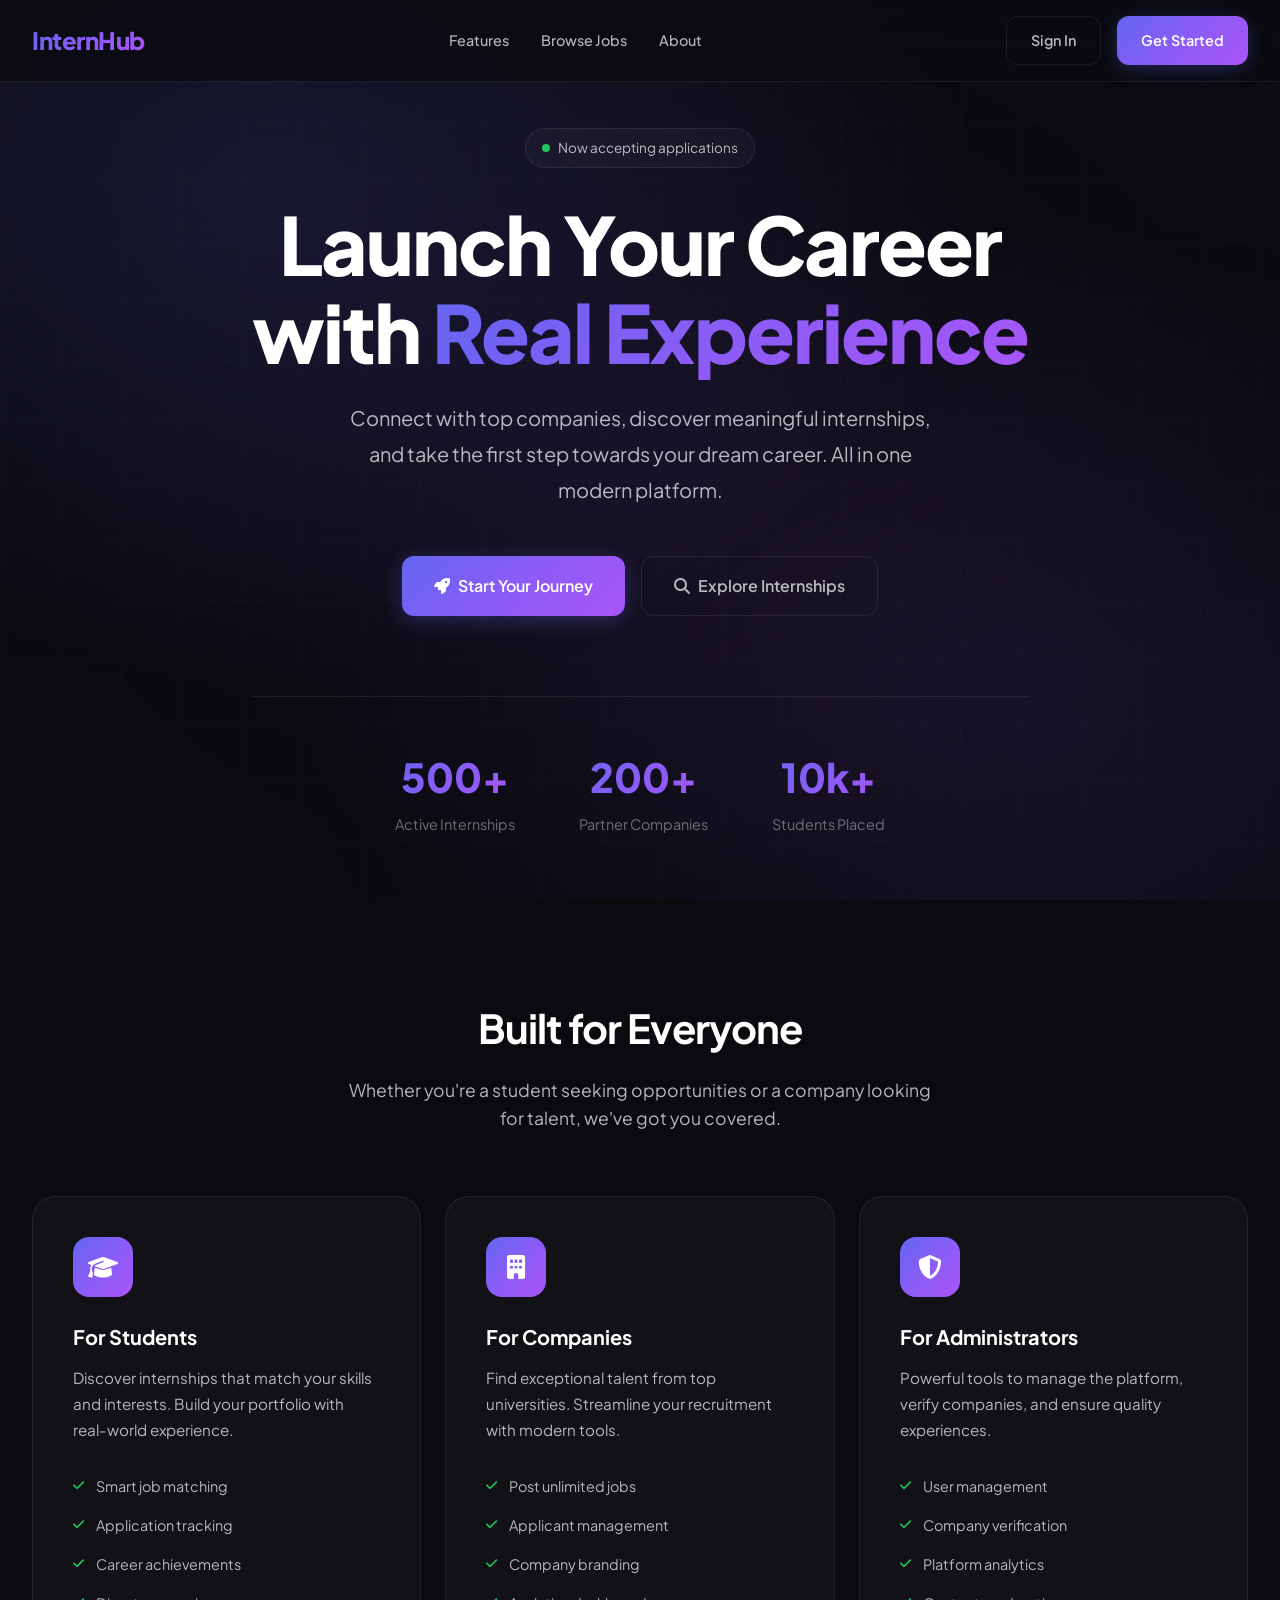
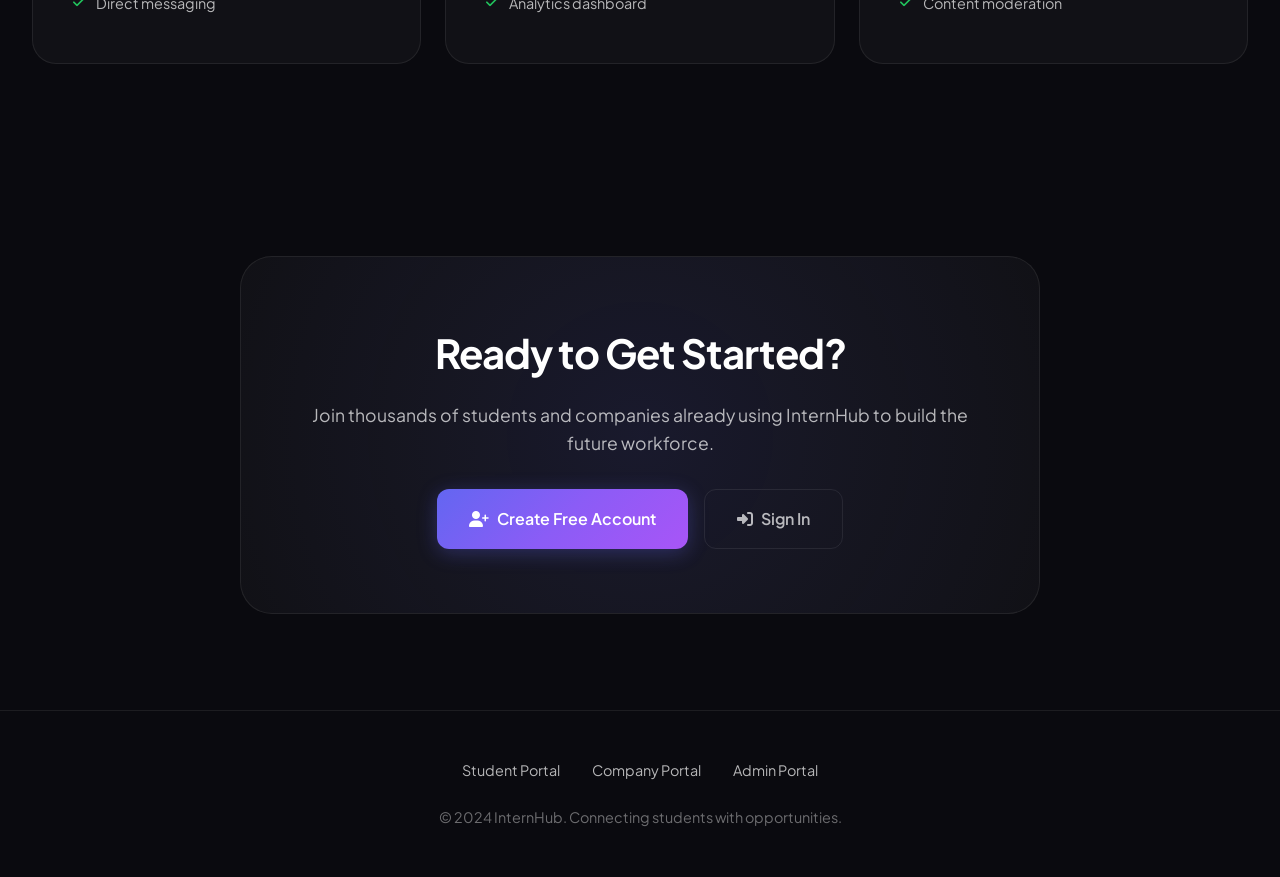
<file: preview.html>
<!DOCTYPE html>
<html lang="en">
<head>
    <meta charset="UTF-8">
    <meta name="viewport" content="width=device-width, initial-scale=1.0">
    <meta name="description" content="Connect students with amazing internship opportunities. A modern platform for career growth.">
    <title>InternHub - Find Your Dream Internship</title>
    <link rel="preconnect" href="https://fonts.googleapis.com">
    <link rel="preconnect" href="https://fonts.gstatic.com" crossorigin>
    <link href="https://fonts.googleapis.com/css2?family=Plus+Jakarta+Sans:wght@300;400;500;600;700;800&display=swap" rel="stylesheet">
    <link rel="stylesheet" href="https://cdnjs.cloudflare.com/ajax/libs/font-awesome/6.4.0/css/all.min.css">
    <style>
        * {
            margin: 0;
            padding: 0;
            box-sizing: border-box;
        }

        :root {
            --bg-primary: #0a0a0f;
            --bg-secondary: #12121a;
            --bg-card: rgba(255, 255, 255, 0.03);
            --bg-card-hover: rgba(255, 255, 255, 0.06);
            --text-primary: #ffffff;
            --text-secondary: rgba(255, 255, 255, 0.7);
            --text-muted: rgba(255, 255, 255, 0.4);
            --accent-primary: #6366f1;
            --accent-secondary: #8b5cf6;
            --accent-gradient: linear-gradient(135deg, #6366f1 0%, #8b5cf6 50%, #a855f7 100%);
            --border-color: rgba(255, 255, 255, 0.08);
            --glow: 0 0 60px rgba(99, 102, 241, 0.3);
        }

        body {
            font-family: 'Plus Jakarta Sans', -apple-system, BlinkMacSystemFont, sans-serif;
            background: var(--bg-primary);
            color: var(--text-primary);
            min-height: 100vh;
            overflow-x: hidden;
            line-height: 1.6;
        }

        /* Animated Background */
        .bg-gradient {
            position: fixed;
            top: 0;
            left: 0;
            right: 0;
            bottom: 0;
            background:
                radial-gradient(ellipse at 20% 20%, rgba(99, 102, 241, 0.15) 0%, transparent 50%),
                radial-gradient(ellipse at 80% 80%, rgba(139, 92, 246, 0.1) 0%, transparent 50%),
                radial-gradient(ellipse at 50% 50%, rgba(168, 85, 247, 0.05) 0%, transparent 70%);
            z-index: -1;
        }

        .grid-overlay {
            position: fixed;
            top: 0;
            left: 0;
            right: 0;
            bottom: 0;
            background-image:
                linear-gradient(rgba(255, 255, 255, 0.02) 1px, transparent 1px),
                linear-gradient(90deg, rgba(255, 255, 255, 0.02) 1px, transparent 1px);
            background-size: 60px 60px;
            z-index: -1;
        }

        /* Navigation */
        .navbar {
            position: fixed;
            top: 0;
            left: 0;
            right: 0;
            z-index: 1000;
            padding: 1rem 2rem;
            background: rgba(10, 10, 15, 0.8);
            backdrop-filter: blur(20px);
            border-bottom: 1px solid var(--border-color);
        }

        .nav-container {
            max-width: 1400px;
            margin: 0 auto;
            display: flex;
            justify-content: space-between;
            align-items: center;
        }

        .logo {
            font-size: 1.5rem;
            font-weight: 800;
            background: var(--accent-gradient);
            -webkit-background-clip: text;
            -webkit-text-fill-color: transparent;
            background-clip: text;
            letter-spacing: -0.5px;
            text-decoration: none;
        }

        .nav-links {
            display: flex;
            gap: 2rem;
            align-items: center;
        }

        .nav-link {
            color: var(--text-secondary);
            text-decoration: none;
            font-weight: 500;
            font-size: 0.9rem;
            transition: color 0.3s ease;
        }

        .nav-link:hover {
            color: var(--text-primary);
        }

        .nav-buttons {
            display: flex;
            gap: 1rem;
        }

        .btn {
            padding: 0.75rem 1.5rem;
            border-radius: 12px;
            font-weight: 600;
            font-size: 0.9rem;
            text-decoration: none;
            transition: all 0.3s ease;
            cursor: pointer;
            border: none;
            display: inline-flex;
            align-items: center;
            gap: 0.5rem;
        }

        .btn-ghost {
            background: transparent;
            color: var(--text-secondary);
            border: 1px solid var(--border-color);
        }

        .btn-ghost:hover {
            background: var(--bg-card);
            color: var(--text-primary);
            border-color: rgba(255, 255, 255, 0.15);
        }

        .btn-primary {
            background: var(--accent-gradient);
            color: white;
            box-shadow: 0 4px 20px rgba(99, 102, 241, 0.3);
        }

        .btn-primary:hover {
            transform: translateY(-2px);
            box-shadow: 0 6px 30px rgba(99, 102, 241, 0.4);
        }

        .btn-large {
            padding: 1rem 2rem;
            font-size: 1rem;
        }

        /* Hero Section */
        .hero {
            min-height: 100vh;
            display: flex;
            align-items: center;
            justify-content: center;
            padding: 8rem 2rem 4rem;
            text-align: center;
        }

        .hero-content {
            max-width: 900px;
        }

        .badge {
            display: inline-flex;
            align-items: center;
            gap: 0.5rem;
            padding: 0.5rem 1rem;
            background: var(--bg-card);
            border: 1px solid var(--border-color);
            border-radius: 100px;
            font-size: 0.85rem;
            color: var(--text-secondary);
            margin-bottom: 2rem;
        }

        .badge-dot {
            width: 8px;
            height: 8px;
            background: #22c55e;
            border-radius: 50%;
            animation: pulse 2s infinite;
        }

        @keyframes pulse {
            0%, 100% { opacity: 1; }
            50% { opacity: 0.5; }
        }

        .hero h1 {
            font-size: clamp(2.5rem, 8vw, 5rem);
            font-weight: 800;
            line-height: 1.1;
            letter-spacing: -2px;
            margin-bottom: 1.5rem;
        }

        .hero h1 span {
            background: var(--accent-gradient);
            -webkit-background-clip: text;
            -webkit-text-fill-color: transparent;
            background-clip: text;
        }

        .hero p {
            font-size: 1.25rem;
            color: var(--text-secondary);
            max-width: 600px;
            margin: 0 auto 3rem;
            line-height: 1.8;
        }

        .hero-buttons {
            display: flex;
            gap: 1rem;
            justify-content: center;
            flex-wrap: wrap;
        }

        .hero-stats {
            display: flex;
            gap: 4rem;
            justify-content: center;
            margin-top: 5rem;
            padding-top: 3rem;
            border-top: 1px solid var(--border-color);
        }

        .stat {
            text-align: center;
        }

        .stat-number {
            font-size: 2.5rem;
            font-weight: 800;
            background: var(--accent-gradient);
            -webkit-background-clip: text;
            -webkit-text-fill-color: transparent;
            background-clip: text;
        }

        .stat-label {
            color: var(--text-muted);
            font-size: 0.9rem;
            margin-top: 0.25rem;
        }

        /* Features Section */
        .features {
            padding: 6rem 2rem;
            max-width: 1400px;
            margin: 0 auto;
        }

        .section-header {
            text-align: center;
            margin-bottom: 4rem;
        }

        .section-header h2 {
            font-size: 2.5rem;
            font-weight: 700;
            margin-bottom: 1rem;
            letter-spacing: -1px;
        }

        .section-header p {
            color: var(--text-secondary);
            font-size: 1.1rem;
            max-width: 600px;
            margin: 0 auto;
        }

        .features-grid {
            display: grid;
            grid-template-columns: repeat(auto-fit, minmax(350px, 1fr));
            gap: 1.5rem;
        }

        .feature-card {
            background: var(--bg-card);
            border: 1px solid var(--border-color);
            border-radius: 24px;
            padding: 2.5rem;
            transition: all 0.4s ease;
            position: relative;
            overflow: hidden;
        }

        .feature-card::before {
            content: '';
            position: absolute;
            top: 0;
            left: 0;
            right: 0;
            height: 1px;
            background: linear-gradient(90deg, transparent, rgba(99, 102, 241, 0.5), transparent);
            opacity: 0;
            transition: opacity 0.4s ease;
        }

        .feature-card:hover {
            background: var(--bg-card-hover);
            border-color: rgba(99, 102, 241, 0.3);
            transform: translateY(-4px);
        }

        .feature-card:hover::before {
            opacity: 1;
        }

        .feature-icon {
            width: 60px;
            height: 60px;
            background: var(--accent-gradient);
            border-radius: 16px;
            display: flex;
            align-items: center;
            justify-content: center;
            font-size: 1.5rem;
            color: white;
            margin-bottom: 1.5rem;
        }

        .feature-card h3 {
            font-size: 1.25rem;
            font-weight: 700;
            margin-bottom: 0.75rem;
        }

        .feature-card p {
            color: var(--text-secondary);
            font-size: 0.95rem;
            line-height: 1.7;
        }

        .feature-list {
            list-style: none;
            margin-top: 1.5rem;
        }

        .feature-list li {
            display: flex;
            align-items: center;
            gap: 0.75rem;
            color: var(--text-secondary);
            font-size: 0.9rem;
            padding: 0.5rem 0;
        }

        .feature-list li i {
            color: #22c55e;
            font-size: 0.8rem;
        }

        /* CTA Section */
        .cta {
            padding: 6rem 2rem;
            text-align: center;
        }

        .cta-card {
            max-width: 800px;
            margin: 0 auto;
            background: var(--bg-card);
            border: 1px solid var(--border-color);
            border-radius: 32px;
            padding: 4rem;
            position: relative;
            overflow: hidden;
        }

        .cta-card::before {
            content: '';
            position: absolute;
            top: -50%;
            left: -50%;
            width: 200%;
            height: 200%;
            background: radial-gradient(circle, rgba(99, 102, 241, 0.1) 0%, transparent 50%);
            animation: rotate 20s linear infinite;
        }

        @keyframes rotate {
            from { transform: rotate(0deg); }
            to { transform: rotate(360deg); }
        }

        .cta-content {
            position: relative;
            z-index: 1;
        }

        .cta h2 {
            font-size: 2.5rem;
            font-weight: 700;
            margin-bottom: 1rem;
            letter-spacing: -1px;
        }

        .cta p {
            color: var(--text-secondary);
            font-size: 1.1rem;
            margin-bottom: 2rem;
        }

        /* Footer */
        .footer {
            padding: 3rem 2rem;
            border-top: 1px solid var(--border-color);
            text-align: center;
        }

        .footer p {
            color: var(--text-muted);
            font-size: 0.9rem;
        }

        .footer-links {
            display: flex;
            justify-content: center;
            gap: 2rem;
            margin-bottom: 1.5rem;
        }

        .footer-links a {
            color: var(--text-secondary);
            text-decoration: none;
            font-size: 0.9rem;
            transition: color 0.3s ease;
        }

        .footer-links a:hover {
            color: var(--text-primary);
        }

        /* Mobile Menu */
        .mobile-menu-btn {
            display: none;
            background: none;
            border: none;
            color: var(--text-primary);
            font-size: 1.5rem;
            cursor: pointer;
        }

        /* Responsive */
        @media (max-width: 968px) {
            .nav-links {
                display: none;
            }

            .mobile-menu-btn {
                display: block;
            }

            .hero-stats {
                gap: 2rem;
                flex-wrap: wrap;
            }

            .stat-number {
                font-size: 2rem;
            }

            .features-grid {
                grid-template-columns: 1fr;
            }

            .cta-card {
                padding: 2.5rem;
            }
        }

        @media (max-width: 640px) {
            .navbar {
                padding: 1rem;
            }

            .hero {
                padding: 7rem 1rem 3rem;
            }

            .hero h1 {
                font-size: 2.25rem;
                letter-spacing: -1px;
            }

            .hero p {
                font-size: 1rem;
            }

            .hero-buttons {
                flex-direction: column;
            }

            .btn-large {
                width: 100%;
                justify-content: center;
            }

            .hero-stats {
                gap: 1.5rem;
            }

            .feature-card {
                padding: 1.5rem;
            }

            .cta h2 {
                font-size: 1.75rem;
            }
        }

        /* Smooth scrolling */
        html {
            scroll-behavior: smooth;
        }

        /* Focus states */
        *:focus-visible {
            outline: 2px solid var(--accent-primary);
            outline-offset: 2px;
        }
    </style>
</head>
<body>
    <div class="bg-gradient"></div>
    <div class="grid-overlay"></div>

    <!-- Navigation -->
    <nav class="navbar">
        <div class="nav-container">
            <a href="#" class="logo">InternHub</a>
            <div class="nav-links">
                <a href="#features" class="nav-link">Features</a>
                <a href="#" class="nav-link">Browse Jobs</a>
                <a href="#about" class="nav-link">About</a>
            </div>
            <div class="nav-buttons">
                <a href="auth/login.php" class="btn btn-ghost">Sign In</a>
                <a href="auth/register.php" class="btn btn-primary">Get Started</a>
            </div>
            <button class="mobile-menu-btn" aria-label="Menu">
                <i class="fas fa-bars"></i>
            </button>
        </div>
    </nav>

    <!-- Hero Section -->
    <section class="hero">
        <div class="hero-content">
            <div class="badge">
                <span class="badge-dot"></span>
                Now accepting applications
            </div>
            <h1>Launch Your Career<br>with <span>Real Experience</span></h1>
            <p>Connect with top companies, discover meaningful internships, and take the first step towards your dream career. All in one modern platform.</p>
            <div class="hero-buttons">
                <a href="auth/register.php" class="btn btn-primary btn-large">
                    <i class="fas fa-rocket"></i> Start Your Journey
                </a>
                <a href="#features" class="btn btn-ghost btn-large">
                    <i class="fas fa-search"></i> Explore Internships
                </a>
            </div>
            <div class="hero-stats">
                <div class="stat">
                    <div class="stat-number">500+</div>
                    <div class="stat-label">Active Internships</div>
                </div>
                <div class="stat">
                    <div class="stat-number">200+</div>
                    <div class="stat-label">Partner Companies</div>
                </div>
                <div class="stat">
                    <div class="stat-number">10k+</div>
                    <div class="stat-label">Students Placed</div>
                </div>
            </div>
        </div>
    </section>

    <!-- Features Section -->
    <section class="features" id="features">
        <div class="section-header">
            <h2>Built for Everyone</h2>
            <p>Whether you're a student seeking opportunities or a company looking for talent, we've got you covered.</p>
        </div>
        <div class="features-grid">
            <div class="feature-card">
                <div class="feature-icon">
                    <i class="fas fa-graduation-cap"></i>
                </div>
                <h3>For Students</h3>
                <p>Discover internships that match your skills and interests. Build your portfolio with real-world experience.</p>
                <ul class="feature-list">
                    <li><i class="fas fa-check"></i> Smart job matching</li>
                    <li><i class="fas fa-check"></i> Application tracking</li>
                    <li><i class="fas fa-check"></i> Career achievements</li>
                    <li><i class="fas fa-check"></i> Direct messaging</li>
                </ul>
            </div>
            <div class="feature-card">
                <div class="feature-icon">
                    <i class="fas fa-building"></i>
                </div>
                <h3>For Companies</h3>
                <p>Find exceptional talent from top universities. Streamline your recruitment with modern tools.</p>
                <ul class="feature-list">
                    <li><i class="fas fa-check"></i> Post unlimited jobs</li>
                    <li><i class="fas fa-check"></i> Applicant management</li>
                    <li><i class="fas fa-check"></i> Company branding</li>
                    <li><i class="fas fa-check"></i> Analytics dashboard</li>
                </ul>
            </div>
            <div class="feature-card">
                <div class="feature-icon">
                    <i class="fas fa-shield-alt"></i>
                </div>
                <h3>For Administrators</h3>
                <p>Powerful tools to manage the platform, verify companies, and ensure quality experiences.</p>
                <ul class="feature-list">
                    <li><i class="fas fa-check"></i> User management</li>
                    <li><i class="fas fa-check"></i> Company verification</li>
                    <li><i class="fas fa-check"></i> Platform analytics</li>
                    <li><i class="fas fa-check"></i> Content moderation</li>
                </ul>
            </div>
        </div>
    </section>

    <!-- CTA Section -->
    <section class="cta" id="about">
        <div class="cta-card">
            <div class="cta-content">
                <h2>Ready to Get Started?</h2>
                <p>Join thousands of students and companies already using InternHub to build the future workforce.</p>
                <div class="hero-buttons">
                    <a href="auth/register.php" class="btn btn-primary btn-large">
                        <i class="fas fa-user-plus"></i> Create Free Account
                    </a>
                    <a href="auth/login.php" class="btn btn-ghost btn-large">
                        <i class="fas fa-sign-in-alt"></i> Sign In
                    </a>
                </div>
            </div>
        </div>
    </section>

    <!-- Footer -->
    <footer class="footer">
        <div class="footer-links">
            <a href="#">Student Portal</a>
            <a href="#">Company Portal</a>
            <a href="#">Admin Portal</a>
        </div>
        <p>&copy; 2024 InternHub. Connecting students with opportunities.</p>
    </footer>

    <script>
        // Smooth scroll for navigation links
        document.querySelectorAll('a[href^="#"]').forEach(anchor => {
            anchor.addEventListener('click', function(e) {
                e.preventDefault();
                const target = document.querySelector(this.getAttribute('href'));
                if (target) {
                    target.scrollIntoView({ behavior: 'smooth' });
                }
            });
        });
    </script>
</body>
</html>
</file>
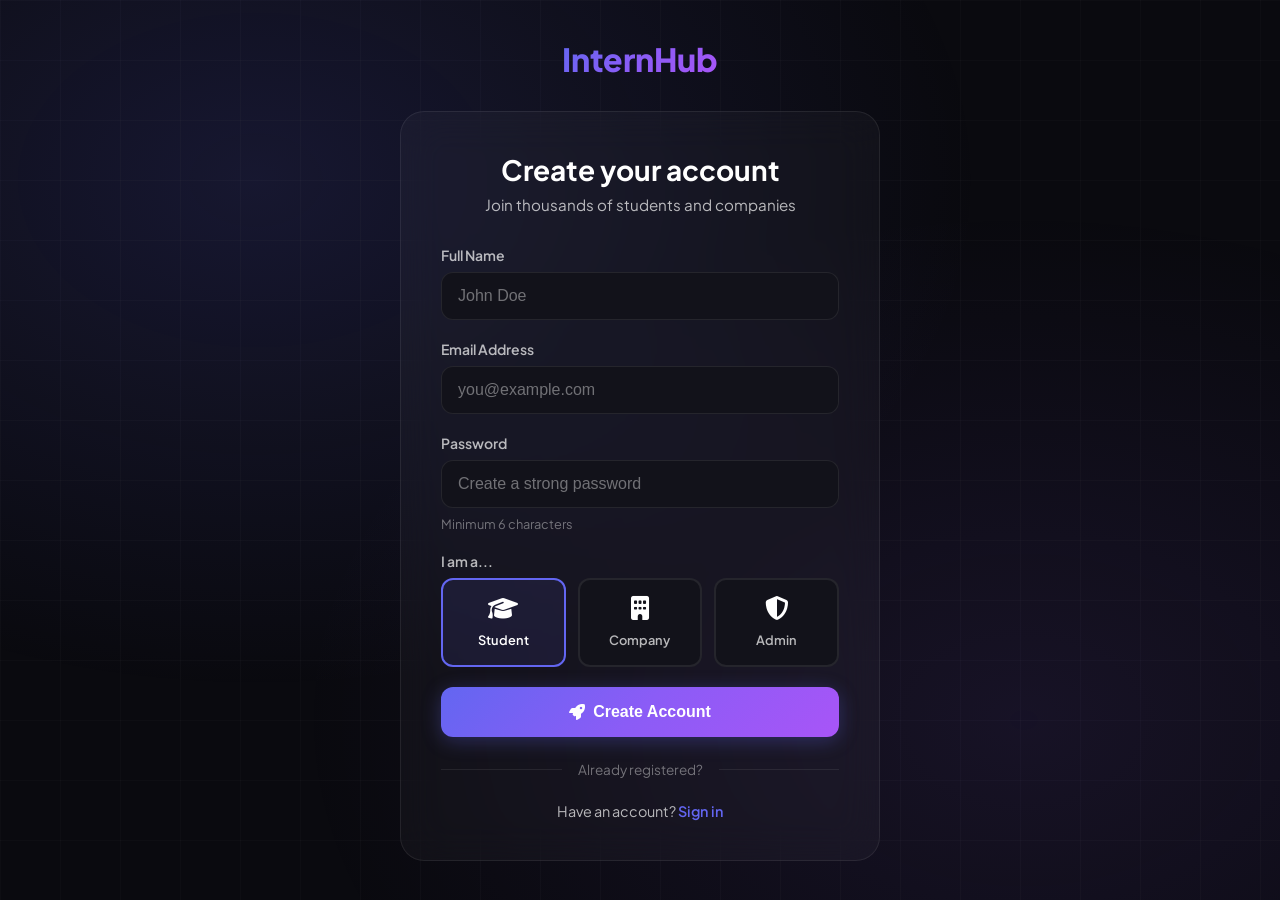
<file: register-preview.html>
<!DOCTYPE html>
<html lang="en">
<head>
    <meta charset="UTF-8">
    <meta name="viewport" content="width=device-width, initial-scale=1.0">
    <title>Create Account - InternHub</title>
    <link rel="preconnect" href="https://fonts.googleapis.com">
    <link rel="preconnect" href="https://fonts.gstatic.com" crossorigin>
    <link href="https://fonts.googleapis.com/css2?family=Plus+Jakarta+Sans:wght@300;400;500;600;700;800&display=swap" rel="stylesheet">
    <link rel="stylesheet" href="https://cdnjs.cloudflare.com/ajax/libs/font-awesome/6.4.0/css/all.min.css">
    <style>
        * { margin: 0; padding: 0; box-sizing: border-box; }
        :root {
            --bg-primary: #0a0a0f;
            --bg-secondary: #12121a;
            --bg-card: rgba(255, 255, 255, 0.03);
            --text-primary: #ffffff;
            --text-secondary: rgba(255, 255, 255, 0.7);
            --text-muted: rgba(255, 255, 255, 0.4);
            --accent-primary: #6366f1;
            --accent-gradient: linear-gradient(135deg, #6366f1 0%, #8b5cf6 50%, #a855f7 100%);
            --border-color: rgba(255, 255, 255, 0.08);
        }
        body {
            font-family: 'Plus Jakarta Sans', sans-serif;
            background: var(--bg-primary);
            color: var(--text-primary);
            min-height: 100vh;
            display: flex;
            align-items: center;
            justify-content: center;
            padding: 2rem;
        }
        .bg-gradient {
            position: fixed;
            top: 0; left: 0; right: 0; bottom: 0;
            background:
                radial-gradient(ellipse at 20% 20%, rgba(99, 102, 241, 0.15) 0%, transparent 50%),
                radial-gradient(ellipse at 80% 80%, rgba(139, 92, 246, 0.1) 0%, transparent 50%);
            z-index: -1;
        }
        .grid-overlay {
            position: fixed;
            top: 0; left: 0; right: 0; bottom: 0;
            background-image:
                linear-gradient(rgba(255, 255, 255, 0.02) 1px, transparent 1px),
                linear-gradient(90deg, rgba(255, 255, 255, 0.02) 1px, transparent 1px);
            background-size: 60px 60px;
            z-index: -1;
        }
        .register-container { width: 100%; max-width: 480px; }
        .logo { text-align: center; margin-bottom: 2rem; }
        .logo a {
            font-size: 2rem;
            font-weight: 800;
            background: var(--accent-gradient);
            -webkit-background-clip: text;
            -webkit-text-fill-color: transparent;
            text-decoration: none;
        }
        .register-card {
            background: var(--bg-card);
            border: 1px solid var(--border-color);
            border-radius: 24px;
            padding: 2.5rem;
            backdrop-filter: blur(20px);
        }
        .register-header { text-align: center; margin-bottom: 2rem; }
        .register-header h1 { font-size: 1.75rem; font-weight: 700; margin-bottom: 0.5rem; }
        .register-header p { color: var(--text-secondary); font-size: 0.95rem; }
        .form-group { margin-bottom: 1.25rem; }
        .form-label {
            display: block;
            font-size: 0.875rem;
            font-weight: 600;
            color: var(--text-secondary);
            margin-bottom: 0.5rem;
        }
        .form-input {
            width: 100%;
            padding: 0.875rem 1rem;
            background: var(--bg-secondary);
            border: 1px solid var(--border-color);
            border-radius: 12px;
            color: var(--text-primary);
            font-size: 1rem;
            transition: all 0.3s ease;
        }
        .form-input:focus {
            outline: none;
            border-color: var(--accent-primary);
            box-shadow: 0 0 0 3px rgba(99, 102, 241, 0.1);
        }
        .form-input::placeholder { color: var(--text-muted); }
        .form-hint { font-size: 0.8rem; color: var(--text-muted); margin-top: 0.5rem; }
        .role-cards {
            display: grid;
            grid-template-columns: repeat(3, 1fr);
            gap: 0.75rem;
        }
        .role-card {
            padding: 1rem 0.5rem;
            background: var(--bg-secondary);
            border: 2px solid var(--border-color);
            border-radius: 12px;
            text-align: center;
            cursor: pointer;
            transition: all 0.3s ease;
        }
        .role-card:hover { border-color: rgba(99, 102, 241, 0.3); }
        .role-card.active {
            border-color: var(--accent-primary);
            background: rgba(99, 102, 241, 0.1);
        }
        .role-card i { font-size: 1.5rem; margin-bottom: 0.5rem; display: block; }
        .role-card span { font-size: 0.8rem; font-weight: 600; color: var(--text-secondary); }
        .role-card.active span { color: var(--text-primary); }
        .btn {
            width: 100%;
            padding: 1rem;
            border-radius: 12px;
            font-weight: 600;
            font-size: 1rem;
            cursor: pointer;
            transition: all 0.3s ease;
            display: flex;
            align-items: center;
            justify-content: center;
            gap: 0.5rem;
            border: none;
            margin-top: 1rem;
        }
        .btn-primary {
            background: var(--accent-gradient);
            color: white;
            box-shadow: 0 4px 20px rgba(99, 102, 241, 0.3);
        }
        .btn-primary:hover {
            transform: translateY(-2px);
            box-shadow: 0 6px 30px rgba(99, 102, 241, 0.4);
        }
        .divider {
            display: flex;
            align-items: center;
            margin: 1.5rem 0;
            gap: 1rem;
        }
        .divider::before, .divider::after {
            content: '';
            flex: 1;
            height: 1px;
            background: var(--border-color);
        }
        .divider span { color: var(--text-muted); font-size: 0.85rem; }
        .register-footer { text-align: center; }
        .register-footer p { color: var(--text-secondary); font-size: 0.9rem; }
        .register-footer a {
            color: var(--accent-primary);
            text-decoration: none;
            font-weight: 600;
        }
    </style>
</head>
<body>
    <div class="bg-gradient"></div>
    <div class="grid-overlay"></div>
    <div class="register-container">
        <div class="logo"><a href="#">InternHub</a></div>
        <div class="register-card">
            <div class="register-header">
                <h1>Create your account</h1>
                <p>Join thousands of students and companies</p>
            </div>
            <form>
                <div class="form-group">
                    <label class="form-label">Full Name</label>
                    <input type="text" class="form-input" placeholder="John Doe">
                </div>
                <div class="form-group">
                    <label class="form-label">Email Address</label>
                    <input type="email" class="form-input" placeholder="you@example.com">
                </div>
                <div class="form-group">
                    <label class="form-label">Password</label>
                    <input type="password" class="form-input" placeholder="Create a strong password">
                    <p class="form-hint">Minimum 6 characters</p>
                </div>
                <div class="form-group">
                    <label class="form-label">I am a...</label>
                    <div class="role-cards">
                        <div class="role-card active" onclick="this.classList.add('active'); this.parentElement.querySelectorAll('.role-card').forEach(c => c !== this && c.classList.remove('active'))">
                            <i class="fas fa-graduation-cap"></i>
                            <span>Student</span>
                        </div>
                        <div class="role-card" onclick="this.classList.add('active'); this.parentElement.querySelectorAll('.role-card').forEach(c => c !== this && c.classList.remove('active'))">
                            <i class="fas fa-building"></i>
                            <span>Company</span>
                        </div>
                        <div class="role-card" onclick="this.classList.add('active'); this.parentElement.querySelectorAll('.role-card').forEach(c => c !== this && c.classList.remove('active'))">
                            <i class="fas fa-shield-alt"></i>
                            <span>Admin</span>
                        </div>
                    </div>
                </div>
                <button type="button" class="btn btn-primary">
                    <i class="fas fa-rocket"></i> Create Account
                </button>
            </form>
            <div class="divider"><span>Already registered?</span></div>
            <div class="register-footer">
                <p>Have an account? <a href="#">Sign in</a></p>
            </div>
        </div>
    </div>
</body>
</html>
</file>
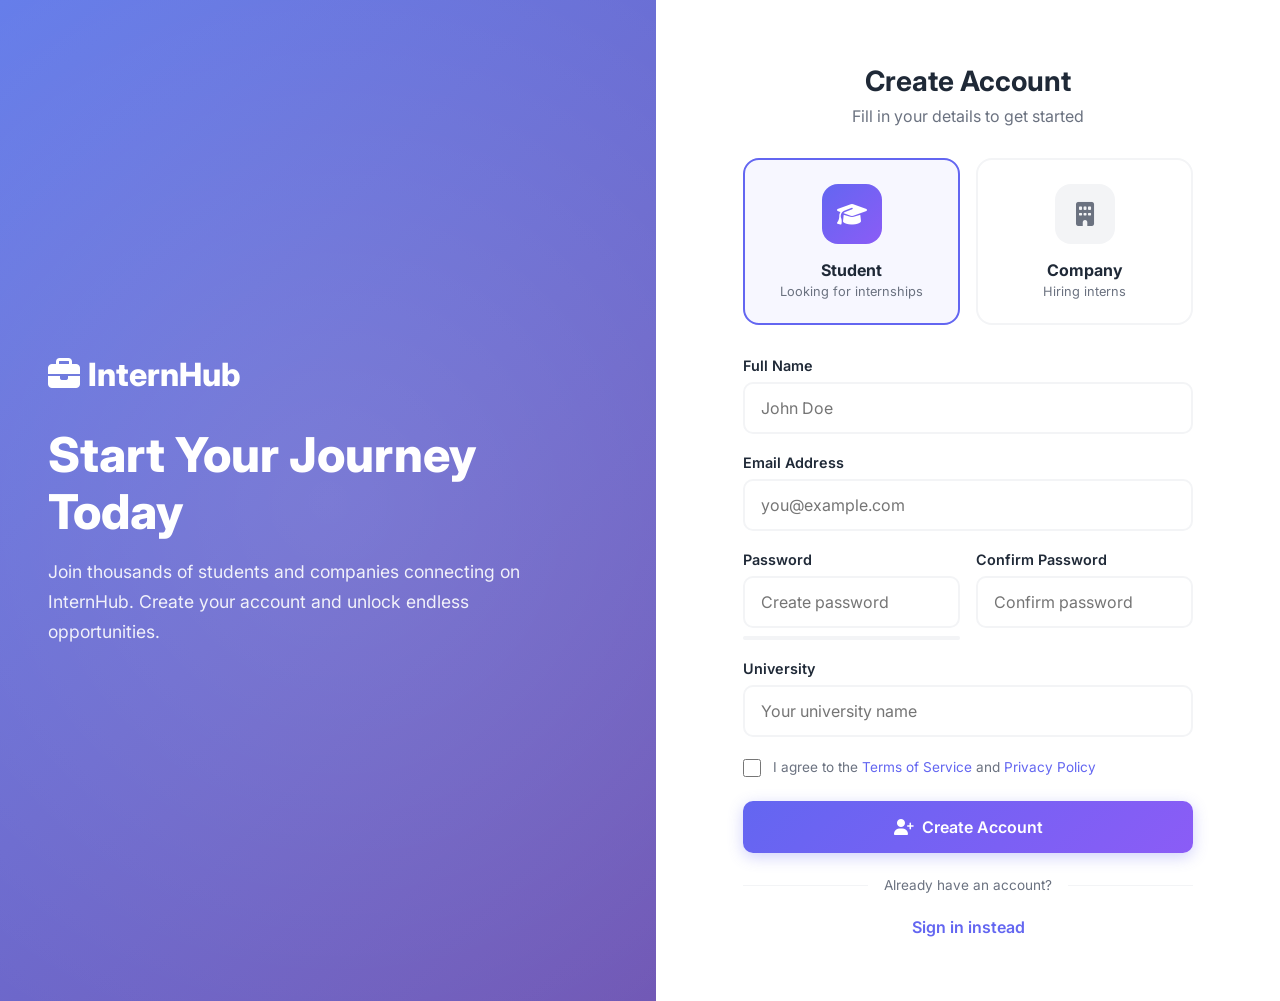
<file: register.html>
<!DOCTYPE html>
<html lang="en">
<head>
    <meta charset="UTF-8">
    <meta name="viewport" content="width=device-width, initial-scale=1.0">
    <title>Create Account - InternHub</title>
    <link rel="preconnect" href="https://fonts.googleapis.com">
    <link rel="preconnect" href="https://fonts.gstatic.com" crossorigin>
    <link href="https://fonts.googleapis.com/css2?family=Inter:wght@400;500;600;700;800&display=swap" rel="stylesheet">
    <link rel="stylesheet" href="https://cdnjs.cloudflare.com/ajax/libs/font-awesome/6.4.0/css/all.min.css">
    <style>
        * { margin: 0; padding: 0; box-sizing: border-box; }

        :root {
            --primary: #6366f1;
            --primary-dark: #4f46e5;
            --success: #22c55e;
            --danger: #ef4444;
            --gray: #6b7280;
            --dark: #1f2937;
            --light: #f3f4f6;
            --white: #ffffff;
            --gradient: linear-gradient(135deg, #6366f1 0%, #8b5cf6 100%);
        }

        body {
            font-family: 'Inter', sans-serif;
            min-height: 100vh;
            display: flex;
            background: linear-gradient(135deg, #667eea 0%, #764ba2 100%);
        }

        .auth-container {
            display: flex;
            width: 100%;
            min-height: 100vh;
        }

        /* Left Panel - Branding */
        .auth-branding {
            flex: 1;
            display: flex;
            flex-direction: column;
            justify-content: center;
            padding: 3rem;
            color: white;
            position: relative;
            overflow: hidden;
        }

        .auth-branding::before {
            content: '';
            position: absolute;
            top: -50%;
            left: -50%;
            width: 200%;
            height: 200%;
            background: radial-gradient(circle, rgba(255,255,255,0.1) 0%, transparent 50%);
        }

        .brand-content {
            position: relative;
            z-index: 1;
            max-width: 500px;
        }

        .brand-logo {
            font-size: 2rem;
            font-weight: 800;
            margin-bottom: 2rem;
        }

        .brand-logo a {
            color: white;
            text-decoration: none;
            display: flex;
            align-items: center;
            gap: 0.5rem;
        }

        .brand-content h1 {
            font-size: 3rem;
            font-weight: 800;
            margin-bottom: 1rem;
            line-height: 1.2;
        }

        .brand-content p {
            font-size: 1.1rem;
            opacity: 0.9;
            line-height: 1.7;
        }

        /* Right Panel - Form */
        .auth-form-panel {
            flex: 1;
            display: flex;
            align-items: center;
            justify-content: center;
            background: var(--white);
            padding: 2rem;
            overflow-y: auto;
        }

        .auth-form-container {
            width: 100%;
            max-width: 450px;
            padding: 2rem 0;
        }

        .auth-header {
            text-align: center;
            margin-bottom: 2rem;
        }

        .auth-header h2 {
            font-size: 1.75rem;
            font-weight: 700;
            color: var(--dark);
            margin-bottom: 0.5rem;
        }

        .auth-header p {
            color: var(--gray);
        }

        /* Role Selection */
        .role-selection {
            display: grid;
            grid-template-columns: 1fr 1fr;
            gap: 1rem;
            margin-bottom: 2rem;
        }

        .role-option {
            position: relative;
        }

        .role-option input {
            position: absolute;
            opacity: 0;
        }

        .role-option label {
            display: flex;
            flex-direction: column;
            align-items: center;
            padding: 1.5rem;
            border: 2px solid var(--light);
            border-radius: 16px;
            cursor: pointer;
            transition: all 0.2s;
            text-align: center;
        }

        .role-option label:hover {
            border-color: var(--primary);
        }

        .role-option input:checked + label {
            border-color: var(--primary);
            background: rgba(99, 102, 241, 0.05);
        }

        .role-icon {
            width: 60px;
            height: 60px;
            background: var(--light);
            border-radius: 16px;
            display: flex;
            align-items: center;
            justify-content: center;
            font-size: 1.5rem;
            color: var(--gray);
            margin-bottom: 1rem;
            transition: all 0.2s;
        }

        .role-option input:checked + label .role-icon {
            background: var(--gradient);
            color: white;
        }

        .role-option label h4 {
            font-size: 1rem;
            font-weight: 700;
            color: var(--dark);
            margin-bottom: 0.25rem;
        }

        .role-option label p {
            font-size: 0.8rem;
            color: var(--gray);
            margin: 0;
        }

        .form-group {
            margin-bottom: 1.25rem;
        }

        .form-label {
            display: block;
            font-weight: 600;
            font-size: 0.9rem;
            color: var(--dark);
            margin-bottom: 0.5rem;
        }

        .form-input {
            width: 100%;
            padding: 0.875rem 1rem;
            border: 2px solid var(--light);
            border-radius: 10px;
            font-size: 1rem;
            font-family: inherit;
            transition: all 0.2s;
        }

        .form-input:focus {
            outline: none;
            border-color: var(--primary);
            box-shadow: 0 0 0 3px rgba(99, 102, 241, 0.1);
        }

        .form-row {
            display: grid;
            grid-template-columns: 1fr 1fr;
            gap: 1rem;
        }

        .password-strength {
            height: 4px;
            background: var(--light);
            border-radius: 2px;
            margin-top: 0.5rem;
            overflow: hidden;
        }

        .password-strength-bar {
            height: 100%;
            border-radius: 2px;
            transition: all 0.3s;
            width: 0;
        }

        .strength-weak { width: 33%; background: var(--danger); }
        .strength-medium { width: 66%; background: #f59e0b; }
        .strength-strong { width: 100%; background: var(--success); }

        .terms {
            display: flex;
            align-items: flex-start;
            gap: 0.75rem;
            margin-bottom: 1.5rem;
        }

        .terms input {
            width: 18px;
            height: 18px;
            margin-top: 2px;
            accent-color: var(--primary);
        }

        .terms label {
            font-size: 0.85rem;
            color: var(--gray);
            line-height: 1.5;
        }

        .terms a {
            color: var(--primary);
            text-decoration: none;
        }

        .btn {
            width: 100%;
            padding: 1rem;
            border-radius: 10px;
            font-weight: 600;
            font-size: 1rem;
            font-family: inherit;
            cursor: pointer;
            transition: all 0.2s;
            display: flex;
            align-items: center;
            justify-content: center;
            gap: 0.5rem;
            border: none;
        }

        .btn-primary {
            background: var(--gradient);
            color: white;
            box-shadow: 0 4px 15px rgba(99, 102, 241, 0.3);
        }

        .btn-primary:hover {
            transform: translateY(-2px);
            box-shadow: 0 6px 20px rgba(99, 102, 241, 0.4);
        }

        .divider {
            display: flex;
            align-items: center;
            margin: 1.5rem 0;
            gap: 1rem;
        }

        .divider::before,
        .divider::after {
            content: '';
            flex: 1;
            height: 1px;
            background: var(--light);
        }

        .divider span {
            color: var(--gray);
            font-size: 0.85rem;
        }

        .auth-footer {
            text-align: center;
        }

        .auth-footer p {
            color: var(--gray);
        }

        .auth-footer a {
            color: var(--primary);
            text-decoration: none;
            font-weight: 600;
        }

        /* Mobile */
        @media (max-width: 968px) {
            .auth-branding {
                display: none;
            }
        }

        @media (max-width: 480px) {
            .form-row {
                grid-template-columns: 1fr;
            }

            .role-selection {
                grid-template-columns: 1fr;
            }
        }
    </style>
</head>
<body>
    <div class="auth-container">
        <!-- Left Panel - Branding -->
        <div class="auth-branding">
            <div class="brand-content">
                <div class="brand-logo">
                    <a href="index.html"><i class="fas fa-briefcase"></i> InternHub</a>
                </div>
                <h1>Start Your Journey Today</h1>
                <p>Join thousands of students and companies connecting on InternHub. Create your account and unlock endless opportunities.</p>
            </div>
        </div>

        <!-- Right Panel - Form -->
        <div class="auth-form-panel">
            <div class="auth-form-container">
                <div class="auth-header">
                    <h2>Create Account</h2>
                    <p>Fill in your details to get started</p>
                </div>

                <form id="registerForm">
                    <!-- Role Selection -->
                    <div class="role-selection">
                        <div class="role-option">
                            <input type="radio" name="role" id="student" value="student" checked>
                            <label for="student">
                                <div class="role-icon">
                                    <i class="fas fa-graduation-cap"></i>
                                </div>
                                <h4>Student</h4>
                                <p>Looking for internships</p>
                            </label>
                        </div>
                        <div class="role-option">
                            <input type="radio" name="role" id="company" value="company">
                            <label for="company">
                                <div class="role-icon">
                                    <i class="fas fa-building"></i>
                                </div>
                                <h4>Company</h4>
                                <p>Hiring interns</p>
                            </label>
                        </div>
                    </div>

                    <div class="form-group">
                        <label class="form-label">Full Name</label>
                        <input type="text" class="form-input" placeholder="John Doe" required>
                    </div>

                    <div class="form-group">
                        <label class="form-label">Email Address</label>
                        <input type="email" class="form-input" placeholder="you@example.com" required>
                    </div>

                    <div class="form-row">
                        <div class="form-group">
                            <label class="form-label">Password</label>
                            <input type="password" class="form-input" id="password" placeholder="Create password" required oninput="checkStrength()">
                            <div class="password-strength">
                                <div class="password-strength-bar" id="strengthBar"></div>
                            </div>
                        </div>
                        <div class="form-group">
                            <label class="form-label">Confirm Password</label>
                            <input type="password" class="form-input" placeholder="Confirm password" required>
                        </div>
                    </div>

                    <!-- Student-specific fields -->
                    <div id="studentFields">
                        <div class="form-group">
                            <label class="form-label">University</label>
                            <input type="text" class="form-input" placeholder="Your university name">
                        </div>
                    </div>

                    <!-- Company-specific fields -->
                    <div id="companyFields" style="display: none;">
                        <div class="form-group">
                            <label class="form-label">Company Name</label>
                            <input type="text" class="form-input" placeholder="Your company name">
                        </div>
                        <div class="form-group">
                            <label class="form-label">Industry</label>
                            <select class="form-input">
                                <option value="">Select industry</option>
                                <option value="technology">Technology</option>
                                <option value="finance">Finance</option>
                                <option value="healthcare">Healthcare</option>
                                <option value="education">Education</option>
                                <option value="marketing">Marketing</option>
                                <option value="other">Other</option>
                            </select>
                        </div>
                    </div>

                    <div class="terms">
                        <input type="checkbox" id="terms" required>
                        <label for="terms">
                            I agree to the <a href="#">Terms of Service</a> and <a href="#">Privacy Policy</a>
                        </label>
                    </div>

                    <button type="submit" class="btn btn-primary">
                        <i class="fas fa-user-plus"></i> Create Account
                    </button>
                </form>

                <div class="divider">
                    <span>Already have an account?</span>
                </div>

                <div class="auth-footer">
                    <p><a href="login.html">Sign in instead</a></p>
                </div>
            </div>
        </div>
    </div>

    <script>
        // Toggle fields based on role selection
        document.querySelectorAll('input[name="role"]').forEach(radio => {
            radio.addEventListener('change', function() {
                document.getElementById('studentFields').style.display = this.value === 'student' ? 'block' : 'none';
                document.getElementById('companyFields').style.display = this.value === 'company' ? 'block' : 'none';
            });
        });

        // Password strength checker
        function checkStrength() {
            const password = document.getElementById('password').value;
            const bar = document.getElementById('strengthBar');

            bar.className = 'password-strength-bar';

            if (password.length === 0) {
                bar.style.width = '0';
            } else if (password.length < 6) {
                bar.classList.add('strength-weak');
            } else if (password.length < 10) {
                bar.classList.add('strength-medium');
            } else {
                bar.classList.add('strength-strong');
            }
        }

        // Form submission
        document.getElementById('registerForm').addEventListener('submit', function(e) {
            e.preventDefault();
            const role = document.querySelector('input[name="role"]:checked').value;
            if (role === 'student') {
                window.location.href = 'student-dashboard.html';
            } else {
                window.location.href = 'company-dashboard.html';
            }
        });
    </script>
</body>
</html>
</file>
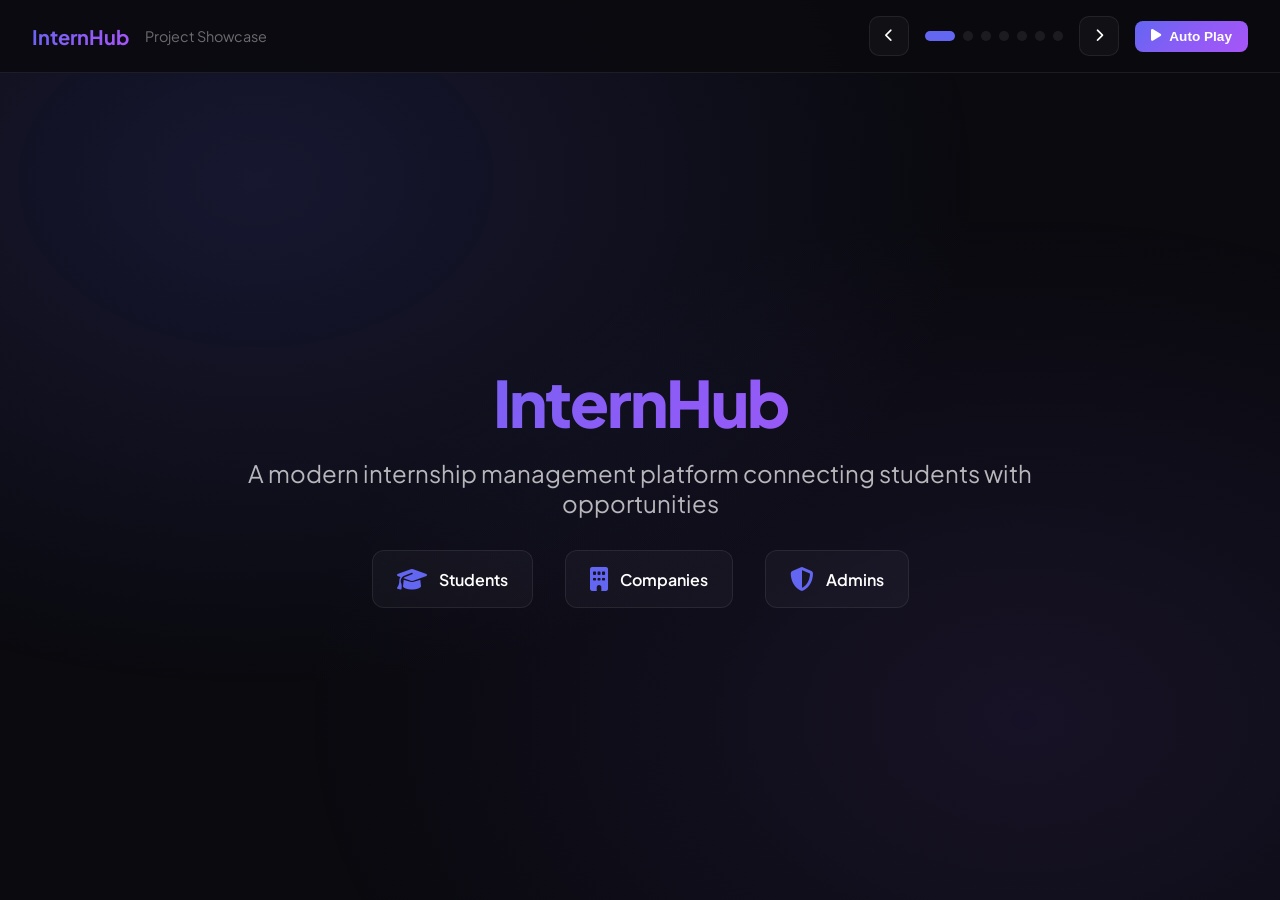
<file: showcase.html>
<!DOCTYPE html>
<html lang="en">
<head>
    <meta charset="UTF-8">
    <meta name="viewport" content="width=device-width, initial-scale=1.0">
    <title>InternHub - Project Showcase</title>
    <link rel="preconnect" href="https://fonts.googleapis.com">
    <link rel="preconnect" href="https://fonts.gstatic.com" crossorigin>
    <link href="https://fonts.googleapis.com/css2?family=Plus+Jakarta+Sans:wght@300;400;500;600;700;800&display=swap" rel="stylesheet">
    <link rel="stylesheet" href="https://cdnjs.cloudflare.com/ajax/libs/font-awesome/6.4.0/css/all.min.css">
    <style>
        * {
            margin: 0;
            padding: 0;
            box-sizing: border-box;
        }

        :root {
            --bg-primary: #0a0a0f;
            --bg-secondary: #12121a;
            --bg-card: rgba(255, 255, 255, 0.03);
            --bg-card-hover: rgba(255, 255, 255, 0.06);
            --text-primary: #ffffff;
            --text-secondary: rgba(255, 255, 255, 0.7);
            --text-muted: rgba(255, 255, 255, 0.4);
            --accent-primary: #6366f1;
            --accent-secondary: #8b5cf6;
            --accent-gradient: linear-gradient(135deg, #6366f1 0%, #8b5cf6 50%, #a855f7 100%);
            --border-color: rgba(255, 255, 255, 0.08);
        }

        body {
            font-family: 'Plus Jakarta Sans', -apple-system, BlinkMacSystemFont, sans-serif;
            background: var(--bg-primary);
            color: var(--text-primary);
            overflow: hidden;
            height: 100vh;
        }

        .bg-gradient {
            position: fixed;
            top: 0;
            left: 0;
            right: 0;
            bottom: 0;
            background:
                radial-gradient(ellipse at 20% 20%, rgba(99, 102, 241, 0.15) 0%, transparent 50%),
                radial-gradient(ellipse at 80% 80%, rgba(139, 92, 246, 0.1) 0%, transparent 50%);
            z-index: -1;
        }

        /* Showcase Header */
        .showcase-header {
            position: fixed;
            top: 0;
            left: 0;
            right: 0;
            z-index: 1000;
            padding: 1rem 2rem;
            background: rgba(10, 10, 15, 0.9);
            backdrop-filter: blur(20px);
            border-bottom: 1px solid var(--border-color);
            display: flex;
            justify-content: space-between;
            align-items: center;
        }

        .showcase-title {
            display: flex;
            align-items: center;
            gap: 1rem;
        }

        .showcase-title h1 {
            font-size: 1.25rem;
            font-weight: 700;
            background: var(--accent-gradient);
            -webkit-background-clip: text;
            -webkit-text-fill-color: transparent;
        }

        .showcase-title span {
            color: var(--text-muted);
            font-size: 0.9rem;
        }

        .slide-controls {
            display: flex;
            align-items: center;
            gap: 1rem;
        }

        .slide-nav {
            display: flex;
            gap: 0.5rem;
        }

        .slide-dot {
            width: 10px;
            height: 10px;
            border-radius: 50%;
            background: var(--border-color);
            cursor: pointer;
            transition: all 0.3s ease;
        }

        .slide-dot.active {
            background: var(--accent-primary);
            width: 30px;
            border-radius: 5px;
        }

        .nav-btn {
            width: 40px;
            height: 40px;
            border-radius: 10px;
            background: var(--bg-card);
            border: 1px solid var(--border-color);
            color: var(--text-primary);
            cursor: pointer;
            display: flex;
            align-items: center;
            justify-content: center;
            transition: all 0.3s ease;
        }

        .nav-btn:hover {
            background: var(--bg-card-hover);
            border-color: var(--accent-primary);
        }

        .auto-play {
            padding: 0.5rem 1rem;
            border-radius: 8px;
            background: var(--accent-gradient);
            border: none;
            color: white;
            font-weight: 600;
            cursor: pointer;
            display: flex;
            align-items: center;
            gap: 0.5rem;
            font-size: 0.85rem;
        }

        .auto-play.paused {
            background: var(--bg-card);
            border: 1px solid var(--border-color);
        }

        /* Slides Container */
        .slides-container {
            height: 100vh;
            padding-top: 70px;
            overflow: hidden;
        }

        .slides-wrapper {
            display: flex;
            height: 100%;
            transition: transform 0.6s cubic-bezier(0.4, 0, 0.2, 1);
        }

        .slide {
            min-width: 100%;
            height: 100%;
            display: flex;
            flex-direction: column;
            padding: 2rem;
            overflow-y: auto;
        }

        .slide-label {
            display: inline-flex;
            align-items: center;
            gap: 0.5rem;
            padding: 0.5rem 1rem;
            background: var(--accent-gradient);
            border-radius: 100px;
            font-size: 0.8rem;
            font-weight: 600;
            margin-bottom: 1.5rem;
            width: fit-content;
        }

        .slide-content {
            flex: 1;
            display: flex;
            flex-direction: column;
        }

        /* Page Preview Frame */
        .page-frame {
            flex: 1;
            background: var(--bg-secondary);
            border-radius: 16px;
            border: 1px solid var(--border-color);
            overflow: hidden;
            position: relative;
        }

        .browser-bar {
            background: rgba(0, 0, 0, 0.3);
            padding: 0.75rem 1rem;
            display: flex;
            align-items: center;
            gap: 1rem;
            border-bottom: 1px solid var(--border-color);
        }

        .browser-dots {
            display: flex;
            gap: 6px;
        }

        .browser-dot {
            width: 12px;
            height: 12px;
            border-radius: 50%;
        }

        .browser-dot.red { background: #ff5f57; }
        .browser-dot.yellow { background: #febc2e; }
        .browser-dot.green { background: #28c840; }

        .browser-url {
            flex: 1;
            background: var(--bg-primary);
            padding: 0.5rem 1rem;
            border-radius: 6px;
            font-size: 0.8rem;
            color: var(--text-muted);
            font-family: monospace;
        }

        .page-content {
            height: calc(100% - 50px);
            overflow: hidden;
        }

        .page-content iframe {
            width: 100%;
            height: 100%;
            border: none;
            background: var(--bg-primary);
        }

        /* Feature Highlights */
        .features-panel {
            margin-top: 1.5rem;
            display: grid;
            grid-template-columns: repeat(auto-fit, minmax(200px, 1fr));
            gap: 1rem;
        }

        .feature-item {
            background: var(--bg-card);
            border: 1px solid var(--border-color);
            border-radius: 12px;
            padding: 1rem;
            display: flex;
            align-items: center;
            gap: 0.75rem;
        }

        .feature-icon {
            width: 40px;
            height: 40px;
            background: var(--accent-gradient);
            border-radius: 10px;
            display: flex;
            align-items: center;
            justify-content: center;
            flex-shrink: 0;
        }

        .feature-text h4 {
            font-size: 0.9rem;
            font-weight: 600;
            margin-bottom: 0.25rem;
        }

        .feature-text p {
            font-size: 0.75rem;
            color: var(--text-muted);
        }

        /* Slide-specific styles */
        .intro-slide {
            display: flex;
            align-items: center;
            justify-content: center;
            text-align: center;
        }

        .intro-content {
            max-width: 800px;
        }

        .intro-content h1 {
            font-size: 4rem;
            font-weight: 800;
            letter-spacing: -2px;
            margin-bottom: 1rem;
            background: var(--accent-gradient);
            -webkit-background-clip: text;
            -webkit-text-fill-color: transparent;
        }

        .intro-content p {
            font-size: 1.5rem;
            color: var(--text-secondary);
            margin-bottom: 2rem;
        }

        .intro-features {
            display: flex;
            gap: 2rem;
            justify-content: center;
            flex-wrap: wrap;
        }

        .intro-feature {
            display: flex;
            align-items: center;
            gap: 0.75rem;
            padding: 1rem 1.5rem;
            background: var(--bg-card);
            border: 1px solid var(--border-color);
            border-radius: 12px;
        }

        .intro-feature i {
            font-size: 1.5rem;
            color: var(--accent-primary);
        }

        .intro-feature span {
            font-weight: 600;
        }

        /* Summary Slide */
        .summary-grid {
            display: grid;
            grid-template-columns: repeat(auto-fit, minmax(280px, 1fr));
            gap: 1.5rem;
            padding: 2rem;
        }

        .summary-card {
            background: var(--bg-card);
            border: 1px solid var(--border-color);
            border-radius: 20px;
            padding: 2rem;
            text-align: center;
            transition: all 0.3s ease;
        }

        .summary-card:hover {
            transform: translateY(-4px);
            border-color: var(--accent-primary);
        }

        .summary-icon {
            width: 80px;
            height: 80px;
            background: var(--accent-gradient);
            border-radius: 20px;
            display: flex;
            align-items: center;
            justify-content: center;
            font-size: 2rem;
            margin: 0 auto 1.5rem;
        }

        .summary-card h3 {
            font-size: 1.25rem;
            margin-bottom: 0.5rem;
        }

        .summary-card p {
            color: var(--text-secondary);
            font-size: 0.9rem;
        }

        /* Responsive */
        @media (max-width: 768px) {
            .showcase-header {
                padding: 1rem;
                flex-wrap: wrap;
                gap: 1rem;
            }

            .intro-content h1 {
                font-size: 2.5rem;
            }

            .intro-content p {
                font-size: 1rem;
            }

            .slide {
                padding: 1rem;
            }
        }
    </style>
</head>
<body>
    <div class="bg-gradient"></div>

    <!-- Showcase Header -->
    <header class="showcase-header">
        <div class="showcase-title">
            <h1>InternHub</h1>
            <span>Project Showcase</span>
        </div>
        <div class="slide-controls">
            <button class="nav-btn" onclick="prevSlide()">
                <i class="fas fa-chevron-left"></i>
            </button>
            <div class="slide-nav" id="slideNav"></div>
            <button class="nav-btn" onclick="nextSlide()">
                <i class="fas fa-chevron-right"></i>
            </button>
            <button class="auto-play" id="autoPlayBtn" onclick="toggleAutoPlay()">
                <i class="fas fa-play"></i> Auto Play
            </button>
        </div>
    </header>

    <!-- Slides Container -->
    <div class="slides-container">
        <div class="slides-wrapper" id="slidesWrapper">

            <!-- Slide 1: Introduction -->
            <div class="slide intro-slide">
                <div class="intro-content">
                    <h1>InternHub</h1>
                    <p>A modern internship management platform connecting students with opportunities</p>
                    <div class="intro-features">
                        <div class="intro-feature">
                            <i class="fas fa-graduation-cap"></i>
                            <span>Students</span>
                        </div>
                        <div class="intro-feature">
                            <i class="fas fa-building"></i>
                            <span>Companies</span>
                        </div>
                        <div class="intro-feature">
                            <i class="fas fa-shield-alt"></i>
                            <span>Admins</span>
                        </div>
                    </div>
                </div>
            </div>

            <!-- Slide 2: Landing Page -->
            <div class="slide">
                <div class="slide-label">
                    <i class="fas fa-home"></i> Landing Page
                </div>
                <div class="slide-content">
                    <div class="page-frame">
                        <div class="browser-bar">
                            <div class="browser-dots">
                                <div class="browser-dot red"></div>
                                <div class="browser-dot yellow"></div>
                                <div class="browser-dot green"></div>
                            </div>
                            <div class="browser-url">https://internhub.com/</div>
                        </div>
                        <div class="page-content">
                            <iframe src="preview.html"></iframe>
                        </div>
                    </div>
                    <div class="features-panel">
                        <div class="feature-item">
                            <div class="feature-icon"><i class="fas fa-moon"></i></div>
                            <div class="feature-text">
                                <h4>Dark Theme</h4>
                                <p>Modern dark aesthetic</p>
                            </div>
                        </div>
                        <div class="feature-item">
                            <div class="feature-icon"><i class="fas fa-magic"></i></div>
                            <div class="feature-text">
                                <h4>Animations</h4>
                                <p>Smooth hover effects</p>
                            </div>
                        </div>
                        <div class="feature-item">
                            <div class="feature-icon"><i class="fas fa-mobile-alt"></i></div>
                            <div class="feature-text">
                                <h4>Responsive</h4>
                                <p>Works on all devices</p>
                            </div>
                        </div>
                        <div class="feature-item">
                            <div class="feature-icon"><i class="fas fa-chart-line"></i></div>
                            <div class="feature-text">
                                <h4>Stats Display</h4>
                                <p>Key metrics showcase</p>
                            </div>
                        </div>
                    </div>
                </div>
            </div>

            <!-- Slide 3: Login Page -->
            <div class="slide">
                <div class="slide-label">
                    <i class="fas fa-sign-in-alt"></i> Login Page
                </div>
                <div class="slide-content">
                    <div class="page-frame">
                        <div class="browser-bar">
                            <div class="browser-dots">
                                <div class="browser-dot red"></div>
                                <div class="browser-dot yellow"></div>
                                <div class="browser-dot green"></div>
                            </div>
                            <div class="browser-url">https://internhub.com/auth/login</div>
                        </div>
                        <div class="page-content">
                            <iframe src="login-preview.html"></iframe>
                        </div>
                    </div>
                    <div class="features-panel">
                        <div class="feature-item">
                            <div class="feature-icon"><i class="fas fa-shield-alt"></i></div>
                            <div class="feature-text">
                                <h4>2FA Support</h4>
                                <p>Two-factor authentication</p>
                            </div>
                        </div>
                        <div class="feature-item">
                            <div class="feature-icon"><i class="fas fa-lock"></i></div>
                            <div class="feature-text">
                                <h4>Secure</h4>
                                <p>Password encryption</p>
                            </div>
                        </div>
                        <div class="feature-item">
                            <div class="feature-icon"><i class="fas fa-paint-brush"></i></div>
                            <div class="feature-text">
                                <h4>Clean Design</h4>
                                <p>Minimal, focused UI</p>
                            </div>
                        </div>
                        <div class="feature-item">
                            <div class="feature-icon"><i class="fas fa-bolt"></i></div>
                            <div class="feature-text">
                                <h4>Fast</h4>
                                <p>Optimized performance</p>
                            </div>
                        </div>
                    </div>
                </div>
            </div>

            <!-- Slide 4: Registration Page -->
            <div class="slide">
                <div class="slide-label">
                    <i class="fas fa-user-plus"></i> Registration Page
                </div>
                <div class="slide-content">
                    <div class="page-frame">
                        <div class="browser-bar">
                            <div class="browser-dots">
                                <div class="browser-dot red"></div>
                                <div class="browser-dot yellow"></div>
                                <div class="browser-dot green"></div>
                            </div>
                            <div class="browser-url">https://internhub.com/auth/register</div>
                        </div>
                        <div class="page-content">
                            <iframe src="register-preview.html"></iframe>
                        </div>
                    </div>
                    <div class="features-panel">
                        <div class="feature-item">
                            <div class="feature-icon"><i class="fas fa-users"></i></div>
                            <div class="feature-text">
                                <h4>Role Selection</h4>
                                <p>Student, Company, Admin</p>
                            </div>
                        </div>
                        <div class="feature-item">
                            <div class="feature-icon"><i class="fas fa-th-large"></i></div>
                            <div class="feature-text">
                                <h4>Card UI</h4>
                                <p>Interactive role cards</p>
                            </div>
                        </div>
                        <div class="feature-item">
                            <div class="feature-icon"><i class="fas fa-graduation-cap"></i></div>
                            <div class="feature-text">
                                <h4>Departments</h4>
                                <p>Field of study selection</p>
                            </div>
                        </div>
                        <div class="feature-item">
                            <div class="feature-icon"><i class="fas fa-check-circle"></i></div>
                            <div class="feature-text">
                                <h4>Validation</h4>
                                <p>Real-time form validation</p>
                            </div>
                        </div>
                    </div>
                </div>
            </div>

            <!-- Slide 5: Student Dashboard -->
            <div class="slide">
                <div class="slide-label">
                    <i class="fas fa-graduation-cap"></i> Student Dashboard
                </div>
                <div class="slide-content">
                    <div class="page-frame">
                        <div class="browser-bar">
                            <div class="browser-dots">
                                <div class="browser-dot red"></div>
                                <div class="browser-dot yellow"></div>
                                <div class="browser-dot green"></div>
                            </div>
                            <div class="browser-url">https://internhub.com/student/dashboard</div>
                        </div>
                        <div class="page-content">
                            <iframe src="student-preview.html"></iframe>
                        </div>
                    </div>
                    <div class="features-panel">
                        <div class="feature-item">
                            <div class="feature-icon"><i class="fas fa-search"></i></div>
                            <div class="feature-text">
                                <h4>Browse Jobs</h4>
                                <p>Search internships</p>
                            </div>
                        </div>
                        <div class="feature-item">
                            <div class="feature-icon"><i class="fas fa-paper-plane"></i></div>
                            <div class="feature-text">
                                <h4>Applications</h4>
                                <p>Track your progress</p>
                            </div>
                        </div>
                        <div class="feature-item">
                            <div class="feature-icon"><i class="fas fa-trophy"></i></div>
                            <div class="feature-text">
                                <h4>Gamification</h4>
                                <p>Earn achievements</p>
                            </div>
                        </div>
                        <div class="feature-item">
                            <div class="feature-icon"><i class="fas fa-envelope"></i></div>
                            <div class="feature-text">
                                <h4>Messages</h4>
                                <p>Direct communication</p>
                            </div>
                        </div>
                    </div>
                </div>
            </div>

            <!-- Slide 6: Company Dashboard -->
            <div class="slide">
                <div class="slide-label">
                    <i class="fas fa-building"></i> Company Dashboard
                </div>
                <div class="slide-content">
                    <div class="page-frame">
                        <div class="browser-bar">
                            <div class="browser-dots">
                                <div class="browser-dot red"></div>
                                <div class="browser-dot yellow"></div>
                                <div class="browser-dot green"></div>
                            </div>
                            <div class="browser-url">https://internhub.com/company/dashboard</div>
                        </div>
                        <div class="page-content">
                            <iframe src="company-preview.html"></iframe>
                        </div>
                    </div>
                    <div class="features-panel">
                        <div class="feature-item">
                            <div class="feature-icon"><i class="fas fa-plus-circle"></i></div>
                            <div class="feature-text">
                                <h4>Post Jobs</h4>
                                <p>Create internships</p>
                            </div>
                        </div>
                        <div class="feature-item">
                            <div class="feature-icon"><i class="fas fa-users"></i></div>
                            <div class="feature-text">
                                <h4>Applicants</h4>
                                <p>Review candidates</p>
                            </div>
                        </div>
                        <div class="feature-item">
                            <div class="feature-icon"><i class="fas fa-chart-bar"></i></div>
                            <div class="feature-text">
                                <h4>Analytics</h4>
                                <p>Track performance</p>
                            </div>
                        </div>
                        <div class="feature-item">
                            <div class="feature-icon"><i class="fas fa-check-double"></i></div>
                            <div class="feature-text">
                                <h4>Verification</h4>
                                <p>Company status badge</p>
                            </div>
                        </div>
                    </div>
                </div>
            </div>

            <!-- Slide 7: Summary -->
            <div class="slide">
                <div class="slide-label">
                    <i class="fas fa-star"></i> Project Summary
                </div>
                <div class="slide-content" style="justify-content: center;">
                    <div class="summary-grid">
                        <div class="summary-card">
                            <div class="summary-icon"><i class="fas fa-code"></i></div>
                            <h3>Modern Stack</h3>
                            <p>PHP, MySQL, Bootstrap 5, Font Awesome, Modern CSS</p>
                        </div>
                        <div class="summary-card">
                            <div class="summary-icon"><i class="fas fa-palette"></i></div>
                            <h3>Beautiful Design</h3>
                            <p>Dark theme, glassmorphism, smooth animations</p>
                        </div>
                        <div class="summary-card">
                            <div class="summary-icon"><i class="fas fa-lock"></i></div>
                            <h3>Secure</h3>
                            <p>2FA authentication, password hashing, session management</p>
                        </div>
                        <div class="summary-card">
                            <div class="summary-icon"><i class="fas fa-users-cog"></i></div>
                            <h3>Multi-Role</h3>
                            <p>Students, Companies, and Administrators</p>
                        </div>
                        <div class="summary-card">
                            <div class="summary-icon"><i class="fas fa-mobile-alt"></i></div>
                            <h3>Responsive</h3>
                            <p>Works perfectly on desktop, tablet, and mobile</p>
                        </div>
                        <div class="summary-card">
                            <div class="summary-icon"><i class="fas fa-rocket"></i></div>
                            <h3>Production Ready</h3>
                            <p>Clean code, proper structure, ready to deploy</p>
                        </div>
                    </div>
                </div>
            </div>

        </div>
    </div>

    <script>
        let currentSlide = 0;
        let autoPlayInterval = null;
        let isAutoPlaying = false;
        const totalSlides = 7;

        // Initialize slide dots
        function initSlideDots() {
            const nav = document.getElementById('slideNav');
            for (let i = 0; i < totalSlides; i++) {
                const dot = document.createElement('div');
                dot.className = 'slide-dot' + (i === 0 ? ' active' : '');
                dot.onclick = () => goToSlide(i);
                nav.appendChild(dot);
            }
        }

        function updateSlides() {
            const wrapper = document.getElementById('slidesWrapper');
            wrapper.style.transform = `translateX(-${currentSlide * 100}%)`;

            // Update dots
            document.querySelectorAll('.slide-dot').forEach((dot, i) => {
                dot.className = 'slide-dot' + (i === currentSlide ? ' active' : '');
            });
        }

        function nextSlide() {
            currentSlide = (currentSlide + 1) % totalSlides;
            updateSlides();
        }

        function prevSlide() {
            currentSlide = (currentSlide - 1 + totalSlides) % totalSlides;
            updateSlides();
        }

        function goToSlide(index) {
            currentSlide = index;
            updateSlides();
        }

        function toggleAutoPlay() {
            const btn = document.getElementById('autoPlayBtn');
            if (isAutoPlaying) {
                clearInterval(autoPlayInterval);
                btn.innerHTML = '<i class="fas fa-play"></i> Auto Play';
                btn.classList.add('paused');
                isAutoPlaying = false;
            } else {
                autoPlayInterval = setInterval(nextSlide, 4000);
                btn.innerHTML = '<i class="fas fa-pause"></i> Pause';
                btn.classList.remove('paused');
                isAutoPlaying = true;
            }
        }

        // Keyboard navigation
        document.addEventListener('keydown', (e) => {
            if (e.key === 'ArrowRight') nextSlide();
            if (e.key === 'ArrowLeft') prevSlide();
            if (e.key === ' ') {
                e.preventDefault();
                toggleAutoPlay();
            }
        });

        // Initialize
        initSlideDots();
    </script>
</body>
</html>
</file>
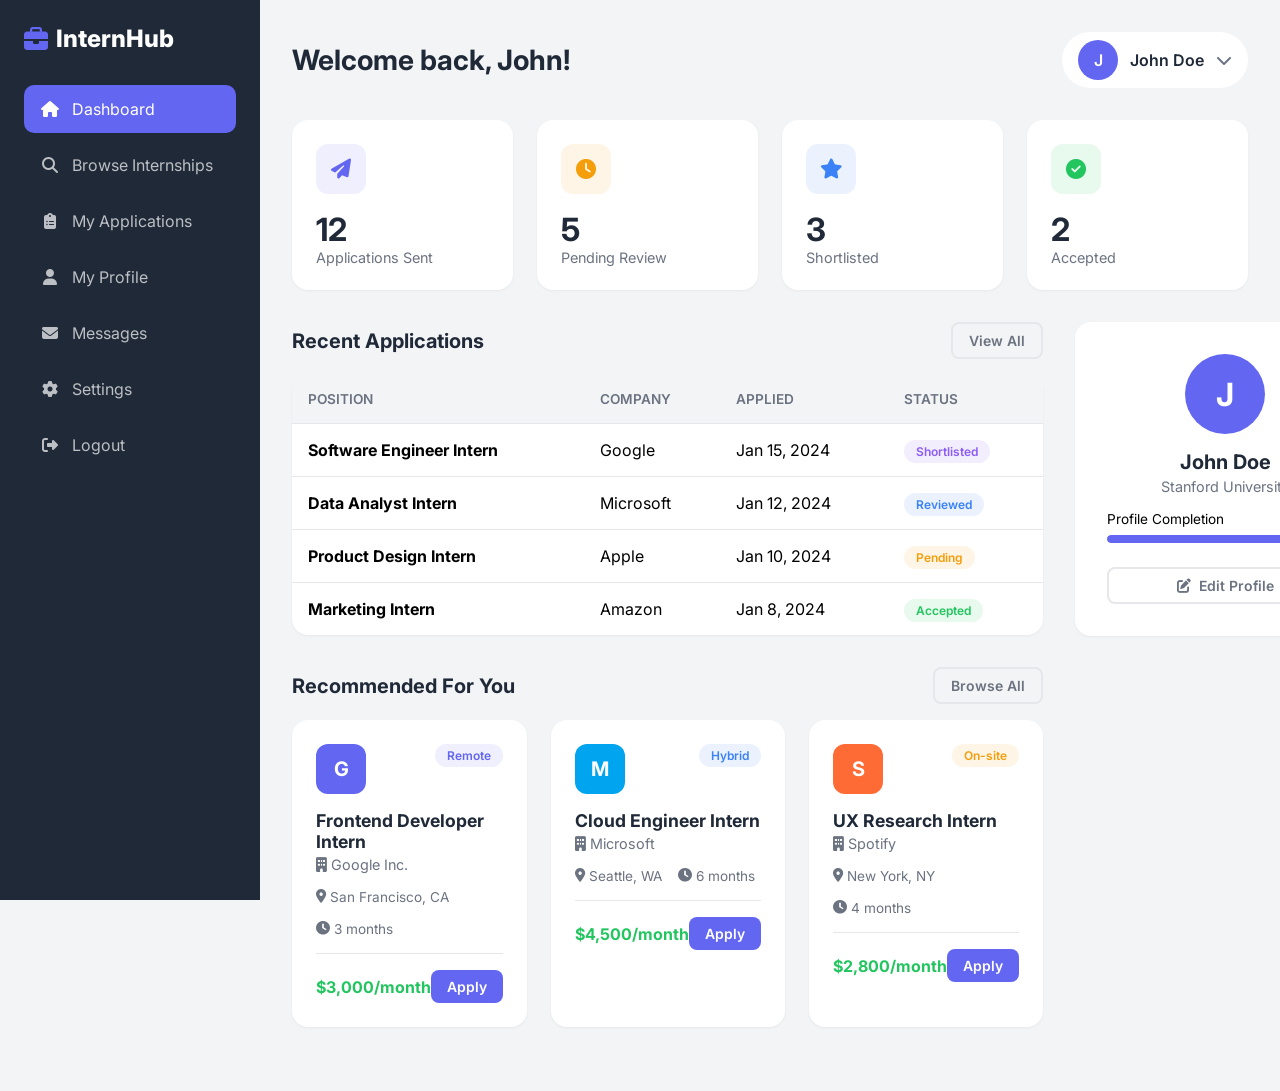
<file: student-dashboard.html>
<!DOCTYPE html>
<html lang="en">
<head>
    <meta charset="UTF-8">
    <meta name="viewport" content="width=device-width, initial-scale=1.0">
    <title>Student Dashboard - InternHub</title>
    <link rel="preconnect" href="https://fonts.googleapis.com">
    <link rel="preconnect" href="https://fonts.gstatic.com" crossorigin>
    <link href="https://fonts.googleapis.com/css2?family=Inter:wght@400;500;600;700;800&display=swap" rel="stylesheet">
    <link rel="stylesheet" href="https://cdnjs.cloudflare.com/ajax/libs/font-awesome/6.4.0/css/all.min.css">
    <style>
        * { margin: 0; padding: 0; box-sizing: border-box; }

        :root {
            --primary: #6366f1;
            --primary-dark: #4f46e5;
            --success: #22c55e;
            --danger: #ef4444;
            --warning: #f59e0b;
            --info: #3b82f6;
            --gray: #6b7280;
            --dark: #1f2937;
            --light: #f3f4f6;
            --white: #ffffff;
            --border: #e5e7eb;
        }

        body {
            font-family: 'Inter', sans-serif;
            background: var(--light);
            min-height: 100vh;
        }

        /* Sidebar */
        .sidebar {
            position: fixed;
            left: 0;
            top: 0;
            width: 260px;
            height: 100vh;
            background: var(--dark);
            padding: 1.5rem;
            overflow-y: auto;
            z-index: 100;
        }

        .sidebar-logo {
            font-size: 1.5rem;
            font-weight: 800;
            color: var(--white);
            text-decoration: none;
            display: flex;
            align-items: center;
            gap: 0.5rem;
            margin-bottom: 2rem;
        }

        .sidebar-logo i {
            color: var(--primary);
        }

        .sidebar-nav {
            list-style: none;
        }

        .sidebar-nav li {
            margin-bottom: 0.5rem;
        }

        .sidebar-nav a {
            display: flex;
            align-items: center;
            gap: 0.75rem;
            padding: 0.875rem 1rem;
            color: rgba(255,255,255,0.7);
            text-decoration: none;
            border-radius: 10px;
            transition: all 0.2s;
        }

        .sidebar-nav a:hover,
        .sidebar-nav a.active {
            background: var(--primary);
            color: var(--white);
        }

        .sidebar-nav a i {
            width: 20px;
            text-align: center;
        }

        /* Main Content */
        .main-content {
            margin-left: 260px;
            padding: 2rem;
        }

        /* Header */
        .page-header {
            display: flex;
            justify-content: space-between;
            align-items: center;
            margin-bottom: 2rem;
        }

        .page-title {
            font-size: 1.75rem;
            font-weight: 700;
            color: var(--dark);
        }

        .header-actions {
            display: flex;
            align-items: center;
            gap: 1rem;
        }

        .user-menu {
            display: flex;
            align-items: center;
            gap: 0.75rem;
            padding: 0.5rem 1rem;
            background: var(--white);
            border-radius: 100px;
            cursor: pointer;
        }

        .user-avatar {
            width: 40px;
            height: 40px;
            background: var(--primary);
            border-radius: 50%;
            display: flex;
            align-items: center;
            justify-content: center;
            color: white;
            font-weight: 600;
        }

        .user-name {
            font-weight: 600;
            color: var(--dark);
        }

        /* Stats Grid */
        .stats-grid {
            display: grid;
            grid-template-columns: repeat(4, 1fr);
            gap: 1.5rem;
            margin-bottom: 2rem;
        }

        .stat-card {
            background: var(--white);
            padding: 1.5rem;
            border-radius: 16px;
            box-shadow: 0 1px 3px rgba(0,0,0,0.05);
        }

        .stat-card .icon {
            width: 50px;
            height: 50px;
            border-radius: 12px;
            display: flex;
            align-items: center;
            justify-content: center;
            font-size: 1.25rem;
            margin-bottom: 1rem;
        }

        .stat-card .icon.primary { background: rgba(99,102,241,0.1); color: var(--primary); }
        .stat-card .icon.success { background: rgba(34,197,94,0.1); color: var(--success); }
        .stat-card .icon.warning { background: rgba(245,158,11,0.1); color: var(--warning); }
        .stat-card .icon.info { background: rgba(59,130,246,0.1); color: var(--info); }

        .stat-card .value {
            font-size: 2rem;
            font-weight: 700;
            color: var(--dark);
        }

        .stat-card .label {
            color: var(--gray);
            font-size: 0.9rem;
        }

        /* Section */
        .section {
            margin-bottom: 2rem;
        }

        .section-header {
            display: flex;
            justify-content: space-between;
            align-items: center;
            margin-bottom: 1rem;
        }

        .section-title {
            font-size: 1.25rem;
            font-weight: 700;
            color: var(--dark);
        }

        .btn {
            padding: 0.5rem 1rem;
            border-radius: 8px;
            font-weight: 600;
            font-size: 0.875rem;
            text-decoration: none;
            display: inline-flex;
            align-items: center;
            gap: 0.5rem;
            border: none;
            cursor: pointer;
            transition: all 0.2s;
        }

        .btn-primary {
            background: var(--primary);
            color: white;
        }

        .btn-primary:hover {
            background: var(--primary-dark);
        }

        .btn-outline {
            background: transparent;
            border: 2px solid var(--border);
            color: var(--gray);
        }

        .btn-outline:hover {
            border-color: var(--primary);
            color: var(--primary);
        }

        /* Cards Grid */
        .cards-grid {
            display: grid;
            grid-template-columns: repeat(3, 1fr);
            gap: 1.5rem;
        }

        /* Internship Card */
        .internship-card {
            background: var(--white);
            border-radius: 16px;
            padding: 1.5rem;
            box-shadow: 0 1px 3px rgba(0,0,0,0.05);
            transition: all 0.2s;
        }

        .internship-card:hover {
            transform: translateY(-4px);
            box-shadow: 0 10px 20px rgba(0,0,0,0.1);
        }

        .internship-header {
            display: flex;
            justify-content: space-between;
            align-items: start;
            margin-bottom: 1rem;
        }

        .company-logo {
            width: 50px;
            height: 50px;
            background: var(--primary);
            border-radius: 12px;
            display: flex;
            align-items: center;
            justify-content: center;
            color: white;
            font-weight: 700;
            font-size: 1.25rem;
        }

        .badge {
            padding: 0.25rem 0.75rem;
            border-radius: 100px;
            font-size: 0.75rem;
            font-weight: 600;
        }

        .badge-remote { background: rgba(99,102,241,0.1); color: var(--primary); }
        .badge-onsite { background: rgba(245,158,11,0.1); color: var(--warning); }
        .badge-hybrid { background: rgba(59,130,246,0.1); color: var(--info); }

        .internship-title {
            font-size: 1.1rem;
            font-weight: 700;
            color: var(--dark);
            margin-bottom: 0.25rem;
        }

        .internship-company {
            color: var(--gray);
            font-size: 0.9rem;
            margin-bottom: 1rem;
        }

        .internship-meta {
            display: flex;
            flex-wrap: wrap;
            gap: 1rem;
            margin-bottom: 1rem;
            color: var(--gray);
            font-size: 0.85rem;
        }

        .internship-meta span {
            display: flex;
            align-items: center;
            gap: 0.25rem;
        }

        .internship-footer {
            display: flex;
            justify-content: space-between;
            align-items: center;
            padding-top: 1rem;
            border-top: 1px solid var(--border);
        }

        .stipend {
            font-weight: 700;
            color: var(--success);
        }

        /* Table */
        .table-container {
            background: var(--white);
            border-radius: 16px;
            overflow: hidden;
            box-shadow: 0 1px 3px rgba(0,0,0,0.05);
        }

        .table {
            width: 100%;
            border-collapse: collapse;
        }

        .table th,
        .table td {
            padding: 1rem;
            text-align: left;
            border-bottom: 1px solid var(--border);
        }

        .table th {
            background: var(--light);
            font-weight: 600;
            color: var(--gray);
            font-size: 0.85rem;
            text-transform: uppercase;
        }

        .table tr:last-child td {
            border-bottom: none;
        }

        .status-badge {
            padding: 0.25rem 0.75rem;
            border-radius: 100px;
            font-size: 0.75rem;
            font-weight: 600;
        }

        .status-pending { background: rgba(245,158,11,0.1); color: var(--warning); }
        .status-reviewed { background: rgba(59,130,246,0.1); color: var(--info); }
        .status-shortlisted { background: rgba(139,92,246,0.1); color: #8b5cf6; }
        .status-accepted { background: rgba(34,197,94,0.1); color: var(--success); }
        .status-rejected { background: rgba(239,68,68,0.1); color: var(--danger); }

        /* Profile Card */
        .profile-card {
            background: var(--white);
            border-radius: 16px;
            padding: 2rem;
            text-align: center;
            box-shadow: 0 1px 3px rgba(0,0,0,0.05);
        }

        .profile-avatar {
            width: 80px;
            height: 80px;
            background: var(--primary);
            border-radius: 50%;
            display: flex;
            align-items: center;
            justify-content: center;
            color: white;
            font-size: 2rem;
            font-weight: 700;
            margin: 0 auto 1rem;
        }

        .profile-name {
            font-size: 1.25rem;
            font-weight: 700;
            color: var(--dark);
            margin-bottom: 0.25rem;
        }

        .profile-university {
            color: var(--gray);
            font-size: 0.9rem;
            margin-bottom: 1rem;
        }

        .profile-completion {
            margin-bottom: 1.5rem;
        }

        .progress-label {
            display: flex;
            justify-content: space-between;
            font-size: 0.85rem;
            margin-bottom: 0.5rem;
        }

        .progress-bar {
            height: 8px;
            background: var(--light);
            border-radius: 4px;
            overflow: hidden;
        }

        .progress-fill {
            height: 100%;
            background: var(--primary);
            border-radius: 4px;
        }

        /* Grid Layout */
        .grid-layout {
            display: grid;
            grid-template-columns: 1fr 300px;
            gap: 2rem;
        }

        /* Mobile */
        @media (max-width: 1200px) {
            .cards-grid {
                grid-template-columns: repeat(2, 1fr);
            }

            .grid-layout {
                grid-template-columns: 1fr;
            }
        }

        @media (max-width: 768px) {
            .sidebar {
                transform: translateX(-100%);
            }

            .main-content {
                margin-left: 0;
            }

            .stats-grid {
                grid-template-columns: repeat(2, 1fr);
            }

            .cards-grid {
                grid-template-columns: 1fr;
            }
        }
    </style>
</head>
<body>
    <!-- Sidebar -->
    <aside class="sidebar">
        <a href="index.html" class="sidebar-logo">
            <i class="fas fa-briefcase"></i> InternHub
        </a>

        <ul class="sidebar-nav">
            <li><a href="student-dashboard.html" class="active"><i class="fas fa-home"></i> Dashboard</a></li>
            <li><a href="browse.html"><i class="fas fa-search"></i> Browse Internships</a></li>
            <li><a href="#"><i class="fas fa-clipboard-list"></i> My Applications</a></li>
            <li><a href="#"><i class="fas fa-user"></i> My Profile</a></li>
            <li><a href="#"><i class="fas fa-envelope"></i> Messages</a></li>
            <li><a href="#"><i class="fas fa-cog"></i> Settings</a></li>
            <li><a href="login.html"><i class="fas fa-sign-out-alt"></i> Logout</a></li>
        </ul>
    </aside>

    <!-- Main Content -->
    <main class="main-content">
        <div class="page-header">
            <h1 class="page-title">Welcome back, John!</h1>
            <div class="header-actions">
                <div class="user-menu">
                    <div class="user-avatar">J</div>
                    <span class="user-name">John Doe</span>
                    <i class="fas fa-chevron-down" style="color: var(--gray);"></i>
                </div>
            </div>
        </div>

        <!-- Stats -->
        <div class="stats-grid">
            <div class="stat-card">
                <div class="icon primary"><i class="fas fa-paper-plane"></i></div>
                <div class="value">12</div>
                <div class="label">Applications Sent</div>
            </div>
            <div class="stat-card">
                <div class="icon warning"><i class="fas fa-clock"></i></div>
                <div class="value">5</div>
                <div class="label">Pending Review</div>
            </div>
            <div class="stat-card">
                <div class="icon info"><i class="fas fa-star"></i></div>
                <div class="value">3</div>
                <div class="label">Shortlisted</div>
            </div>
            <div class="stat-card">
                <div class="icon success"><i class="fas fa-check-circle"></i></div>
                <div class="value">2</div>
                <div class="label">Accepted</div>
            </div>
        </div>

        <div class="grid-layout">
            <div>
                <!-- Recent Applications -->
                <div class="section">
                    <div class="section-header">
                        <h2 class="section-title">Recent Applications</h2>
                        <a href="#" class="btn btn-outline">View All</a>
                    </div>
                    <div class="table-container">
                        <table class="table">
                            <thead>
                                <tr>
                                    <th>Position</th>
                                    <th>Company</th>
                                    <th>Applied</th>
                                    <th>Status</th>
                                </tr>
                            </thead>
                            <tbody>
                                <tr>
                                    <td><strong>Software Engineer Intern</strong></td>
                                    <td>Google</td>
                                    <td>Jan 15, 2024</td>
                                    <td><span class="status-badge status-shortlisted">Shortlisted</span></td>
                                </tr>
                                <tr>
                                    <td><strong>Data Analyst Intern</strong></td>
                                    <td>Microsoft</td>
                                    <td>Jan 12, 2024</td>
                                    <td><span class="status-badge status-reviewed">Reviewed</span></td>
                                </tr>
                                <tr>
                                    <td><strong>Product Design Intern</strong></td>
                                    <td>Apple</td>
                                    <td>Jan 10, 2024</td>
                                    <td><span class="status-badge status-pending">Pending</span></td>
                                </tr>
                                <tr>
                                    <td><strong>Marketing Intern</strong></td>
                                    <td>Amazon</td>
                                    <td>Jan 8, 2024</td>
                                    <td><span class="status-badge status-accepted">Accepted</span></td>
                                </tr>
                            </tbody>
                        </table>
                    </div>
                </div>

                <!-- Recommended Internships -->
                <div class="section">
                    <div class="section-header">
                        <h2 class="section-title">Recommended For You</h2>
                        <a href="browse.html" class="btn btn-outline">Browse All</a>
                    </div>
                    <div class="cards-grid">
                        <div class="internship-card">
                            <div class="internship-header">
                                <div class="company-logo">G</div>
                                <span class="badge badge-remote">Remote</span>
                            </div>
                            <h3 class="internship-title">Frontend Developer Intern</h3>
                            <p class="internship-company"><i class="fas fa-building"></i> Google Inc.</p>
                            <div class="internship-meta">
                                <span><i class="fas fa-map-marker-alt"></i> San Francisco, CA</span>
                                <span><i class="fas fa-clock"></i> 3 months</span>
                            </div>
                            <div class="internship-footer">
                                <span class="stipend">$3,000/month</span>
                                <a href="#" class="btn btn-primary">Apply</a>
                            </div>
                        </div>
                        <div class="internship-card">
                            <div class="internship-header">
                                <div class="company-logo" style="background: #00a4ef;">M</div>
                                <span class="badge badge-hybrid">Hybrid</span>
                            </div>
                            <h3 class="internship-title">Cloud Engineer Intern</h3>
                            <p class="internship-company"><i class="fas fa-building"></i> Microsoft</p>
                            <div class="internship-meta">
                                <span><i class="fas fa-map-marker-alt"></i> Seattle, WA</span>
                                <span><i class="fas fa-clock"></i> 6 months</span>
                            </div>
                            <div class="internship-footer">
                                <span class="stipend">$4,500/month</span>
                                <a href="#" class="btn btn-primary">Apply</a>
                            </div>
                        </div>
                        <div class="internship-card">
                            <div class="internship-header">
                                <div class="company-logo" style="background: #ff6b35;">S</div>
                                <span class="badge badge-onsite">On-site</span>
                            </div>
                            <h3 class="internship-title">UX Research Intern</h3>
                            <p class="internship-company"><i class="fas fa-building"></i> Spotify</p>
                            <div class="internship-meta">
                                <span><i class="fas fa-map-marker-alt"></i> New York, NY</span>
                                <span><i class="fas fa-clock"></i> 4 months</span>
                            </div>
                            <div class="internship-footer">
                                <span class="stipend">$2,800/month</span>
                                <a href="#" class="btn btn-primary">Apply</a>
                            </div>
                        </div>
                    </div>
                </div>
            </div>

            <!-- Sidebar - Profile -->
            <div>
                <div class="profile-card">
                    <div class="profile-avatar">J</div>
                    <h3 class="profile-name">John Doe</h3>
                    <p class="profile-university">Stanford University</p>
                    <div class="profile-completion">
                        <div class="progress-label">
                            <span>Profile Completion</span>
                            <span>75%</span>
                        </div>
                        <div class="progress-bar">
                            <div class="progress-fill" style="width: 75%;"></div>
                        </div>
                    </div>
                    <a href="#" class="btn btn-outline" style="width: 100%; justify-content: center;">
                        <i class="fas fa-edit"></i> Edit Profile
                    </a>
                </div>
            </div>
        </div>
    </main>
</body>
</html>
</file>
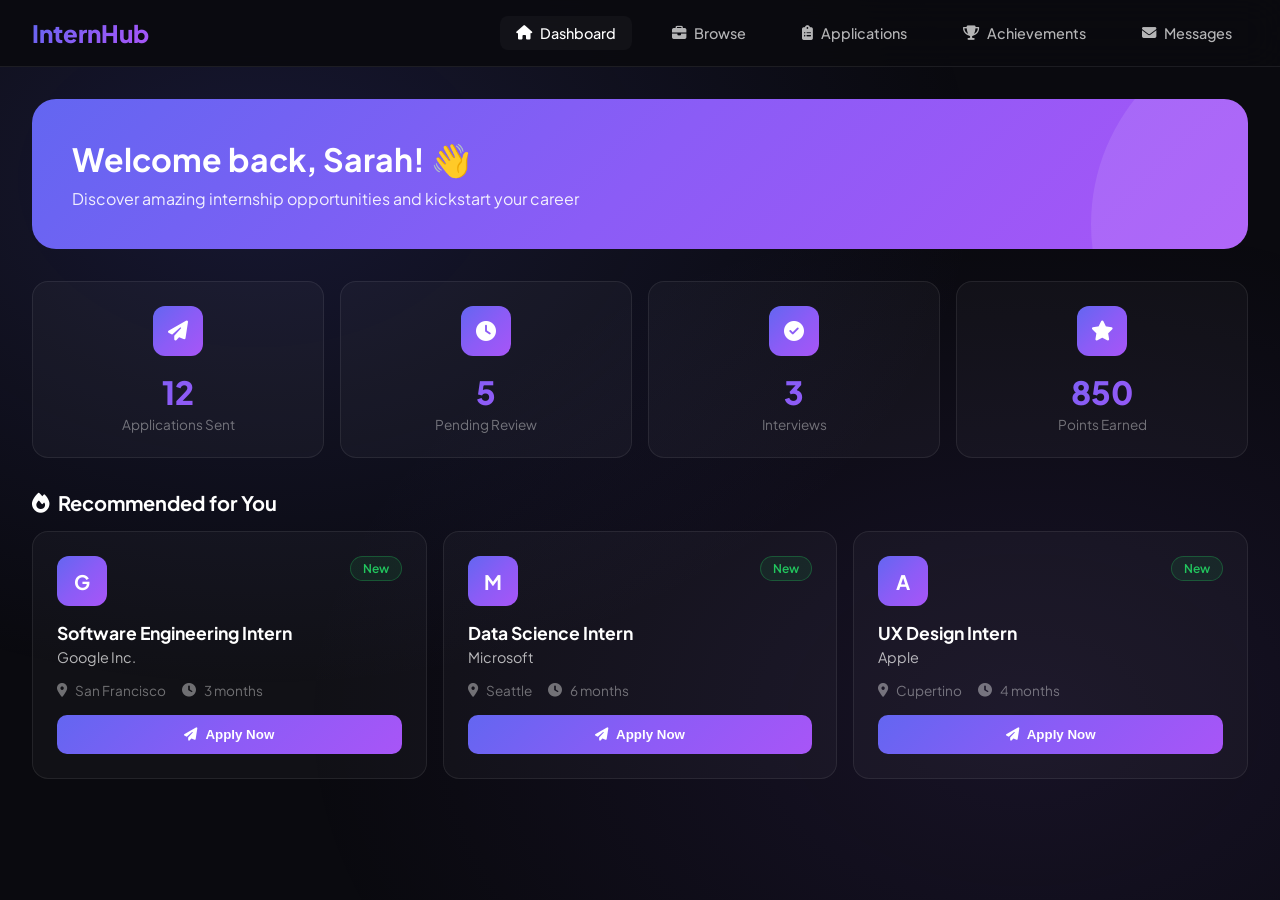
<file: student-preview.html>
<!DOCTYPE html>
<html lang="en">
<head>
    <meta charset="UTF-8">
    <meta name="viewport" content="width=device-width, initial-scale=1.0">
    <title>Student Dashboard - InternHub</title>
    <link rel="preconnect" href="https://fonts.googleapis.com">
    <link rel="preconnect" href="https://fonts.gstatic.com" crossorigin>
    <link href="https://fonts.googleapis.com/css2?family=Plus+Jakarta+Sans:wght@300;400;500;600;700;800&display=swap" rel="stylesheet">
    <link rel="stylesheet" href="https://cdnjs.cloudflare.com/ajax/libs/font-awesome/6.4.0/css/all.min.css">
    <style>
        * { margin: 0; padding: 0; box-sizing: border-box; }
        :root {
            --bg-primary: #0a0a0f;
            --bg-secondary: #12121a;
            --bg-card: rgba(255, 255, 255, 0.03);
            --text-primary: #ffffff;
            --text-secondary: rgba(255, 255, 255, 0.7);
            --text-muted: rgba(255, 255, 255, 0.4);
            --accent-primary: #6366f1;
            --accent-gradient: linear-gradient(135deg, #6366f1 0%, #8b5cf6 50%, #a855f7 100%);
            --border-color: rgba(255, 255, 255, 0.08);
        }
        body {
            font-family: 'Plus Jakarta Sans', sans-serif;
            background: var(--bg-primary);
            color: var(--text-primary);
            min-height: 100vh;
        }
        .bg-gradient {
            position: fixed;
            top: 0; left: 0; right: 0; bottom: 0;
            background:
                radial-gradient(ellipse at 20% 20%, rgba(99, 102, 241, 0.15) 0%, transparent 50%),
                radial-gradient(ellipse at 80% 80%, rgba(139, 92, 246, 0.1) 0%, transparent 50%);
            z-index: -1;
        }
        .navbar {
            padding: 1rem 2rem;
            background: rgba(10, 10, 15, 0.9);
            backdrop-filter: blur(20px);
            border-bottom: 1px solid var(--border-color);
            display: flex;
            justify-content: space-between;
            align-items: center;
        }
        .logo {
            font-size: 1.5rem;
            font-weight: 800;
            background: var(--accent-gradient);
            -webkit-background-clip: text;
            -webkit-text-fill-color: transparent;
        }
        .nav-links { display: flex; gap: 1.5rem; }
        .nav-link {
            color: var(--text-secondary);
            text-decoration: none;
            font-size: 0.9rem;
            font-weight: 500;
            display: flex;
            align-items: center;
            gap: 0.5rem;
            padding: 0.5rem 1rem;
            border-radius: 8px;
            transition: all 0.3s ease;
        }
        .nav-link:hover, .nav-link.active {
            background: var(--bg-card);
            color: var(--text-primary);
        }
        .main-content { padding: 2rem; max-width: 1400px; margin: 0 auto; }
        .welcome-section {
            background: var(--accent-gradient);
            border-radius: 24px;
            padding: 2.5rem;
            margin-bottom: 2rem;
            position: relative;
            overflow: hidden;
        }
        .welcome-section::before {
            content: '';
            position: absolute;
            top: -50%; right: -20%;
            width: 400px; height: 400px;
            background: rgba(255,255,255,0.1);
            border-radius: 50%;
        }
        .welcome-section h1 {
            font-size: 2rem;
            margin-bottom: 0.5rem;
            position: relative;
        }
        .welcome-section p {
            opacity: 0.9;
            position: relative;
        }
        .stats-grid {
            display: grid;
            grid-template-columns: repeat(auto-fit, minmax(200px, 1fr));
            gap: 1rem;
            margin-bottom: 2rem;
        }
        .stat-card {
            background: var(--bg-card);
            border: 1px solid var(--border-color);
            border-radius: 16px;
            padding: 1.5rem;
            text-align: center;
            transition: all 0.3s ease;
        }
        .stat-card:hover {
            transform: translateY(-4px);
            border-color: var(--accent-primary);
        }
        .stat-icon {
            width: 50px; height: 50px;
            background: var(--accent-gradient);
            border-radius: 12px;
            display: flex;
            align-items: center;
            justify-content: center;
            margin: 0 auto 1rem;
            font-size: 1.25rem;
        }
        .stat-number {
            font-size: 2rem;
            font-weight: 800;
            background: var(--accent-gradient);
            -webkit-background-clip: text;
            -webkit-text-fill-color: transparent;
        }
        .stat-label { color: var(--text-muted); font-size: 0.85rem; margin-top: 0.25rem; }
        .section-title {
            font-size: 1.25rem;
            font-weight: 700;
            margin-bottom: 1rem;
            display: flex;
            align-items: center;
            gap: 0.5rem;
        }
        .internship-grid {
            display: grid;
            grid-template-columns: repeat(auto-fit, minmax(320px, 1fr));
            gap: 1rem;
        }
        .internship-card {
            background: var(--bg-card);
            border: 1px solid var(--border-color);
            border-radius: 16px;
            padding: 1.5rem;
            transition: all 0.3s ease;
        }
        .internship-card:hover {
            transform: translateY(-4px);
            border-color: var(--accent-primary);
        }
        .internship-header {
            display: flex;
            justify-content: space-between;
            align-items: start;
            margin-bottom: 1rem;
        }
        .company-logo {
            width: 50px; height: 50px;
            background: var(--accent-gradient);
            border-radius: 12px;
            display: flex;
            align-items: center;
            justify-content: center;
            font-size: 1.25rem;
            font-weight: 700;
        }
        .badge {
            padding: 0.25rem 0.75rem;
            border-radius: 100px;
            font-size: 0.75rem;
            font-weight: 600;
            background: rgba(34, 197, 94, 0.1);
            color: #22c55e;
            border: 1px solid rgba(34, 197, 94, 0.3);
        }
        .internship-title { font-size: 1.1rem; font-weight: 700; margin-bottom: 0.25rem; }
        .internship-company { color: var(--text-secondary); font-size: 0.9rem; margin-bottom: 1rem; }
        .internship-meta {
            display: flex;
            gap: 1rem;
            color: var(--text-muted);
            font-size: 0.85rem;
            margin-bottom: 1rem;
        }
        .internship-meta span { display: flex; align-items: center; gap: 0.5rem; }
        .btn-apply {
            width: 100%;
            padding: 0.75rem;
            background: var(--accent-gradient);
            border: none;
            border-radius: 10px;
            color: white;
            font-weight: 600;
            cursor: pointer;
            display: flex;
            align-items: center;
            justify-content: center;
            gap: 0.5rem;
            transition: all 0.3s ease;
        }
        .btn-apply:hover {
            transform: translateY(-2px);
            box-shadow: 0 4px 20px rgba(99, 102, 241, 0.3);
        }
    </style>
</head>
<body>
    <div class="bg-gradient"></div>
    <nav class="navbar">
        <div class="logo">InternHub</div>
        <div class="nav-links">
            <a href="#" class="nav-link active"><i class="fas fa-home"></i> Dashboard</a>
            <a href="#" class="nav-link"><i class="fas fa-briefcase"></i> Browse</a>
            <a href="#" class="nav-link"><i class="fas fa-clipboard-list"></i> Applications</a>
            <a href="#" class="nav-link"><i class="fas fa-trophy"></i> Achievements</a>
            <a href="#" class="nav-link"><i class="fas fa-envelope"></i> Messages</a>
        </div>
    </nav>
    <main class="main-content">
        <div class="welcome-section">
            <h1>Welcome back, Sarah! 👋</h1>
            <p>Discover amazing internship opportunities and kickstart your career</p>
        </div>
        <div class="stats-grid">
            <div class="stat-card">
                <div class="stat-icon"><i class="fas fa-paper-plane"></i></div>
                <div class="stat-number">12</div>
                <div class="stat-label">Applications Sent</div>
            </div>
            <div class="stat-card">
                <div class="stat-icon"><i class="fas fa-clock"></i></div>
                <div class="stat-number">5</div>
                <div class="stat-label">Pending Review</div>
            </div>
            <div class="stat-card">
                <div class="stat-icon"><i class="fas fa-check-circle"></i></div>
                <div class="stat-number">3</div>
                <div class="stat-label">Interviews</div>
            </div>
            <div class="stat-card">
                <div class="stat-icon"><i class="fas fa-star"></i></div>
                <div class="stat-number">850</div>
                <div class="stat-label">Points Earned</div>
            </div>
        </div>
        <h2 class="section-title"><i class="fas fa-fire"></i> Recommended for You</h2>
        <div class="internship-grid">
            <div class="internship-card">
                <div class="internship-header">
                    <div class="company-logo">G</div>
                    <span class="badge">New</span>
                </div>
                <div class="internship-title">Software Engineering Intern</div>
                <div class="internship-company">Google Inc.</div>
                <div class="internship-meta">
                    <span><i class="fas fa-map-marker-alt"></i> San Francisco</span>
                    <span><i class="fas fa-clock"></i> 3 months</span>
                </div>
                <button class="btn-apply"><i class="fas fa-paper-plane"></i> Apply Now</button>
            </div>
            <div class="internship-card">
                <div class="internship-header">
                    <div class="company-logo">M</div>
                    <span class="badge">New</span>
                </div>
                <div class="internship-title">Data Science Intern</div>
                <div class="internship-company">Microsoft</div>
                <div class="internship-meta">
                    <span><i class="fas fa-map-marker-alt"></i> Seattle</span>
                    <span><i class="fas fa-clock"></i> 6 months</span>
                </div>
                <button class="btn-apply"><i class="fas fa-paper-plane"></i> Apply Now</button>
            </div>
            <div class="internship-card">
                <div class="internship-header">
                    <div class="company-logo">A</div>
                    <span class="badge">New</span>
                </div>
                <div class="internship-title">UX Design Intern</div>
                <div class="internship-company">Apple</div>
                <div class="internship-meta">
                    <span><i class="fas fa-map-marker-alt"></i> Cupertino</span>
                    <span><i class="fas fa-clock"></i> 4 months</span>
                </div>
                <button class="btn-apply"><i class="fas fa-paper-plane"></i> Apply Now</button>
            </div>
        </div>
    </main>
</body>
</html>
</file>
